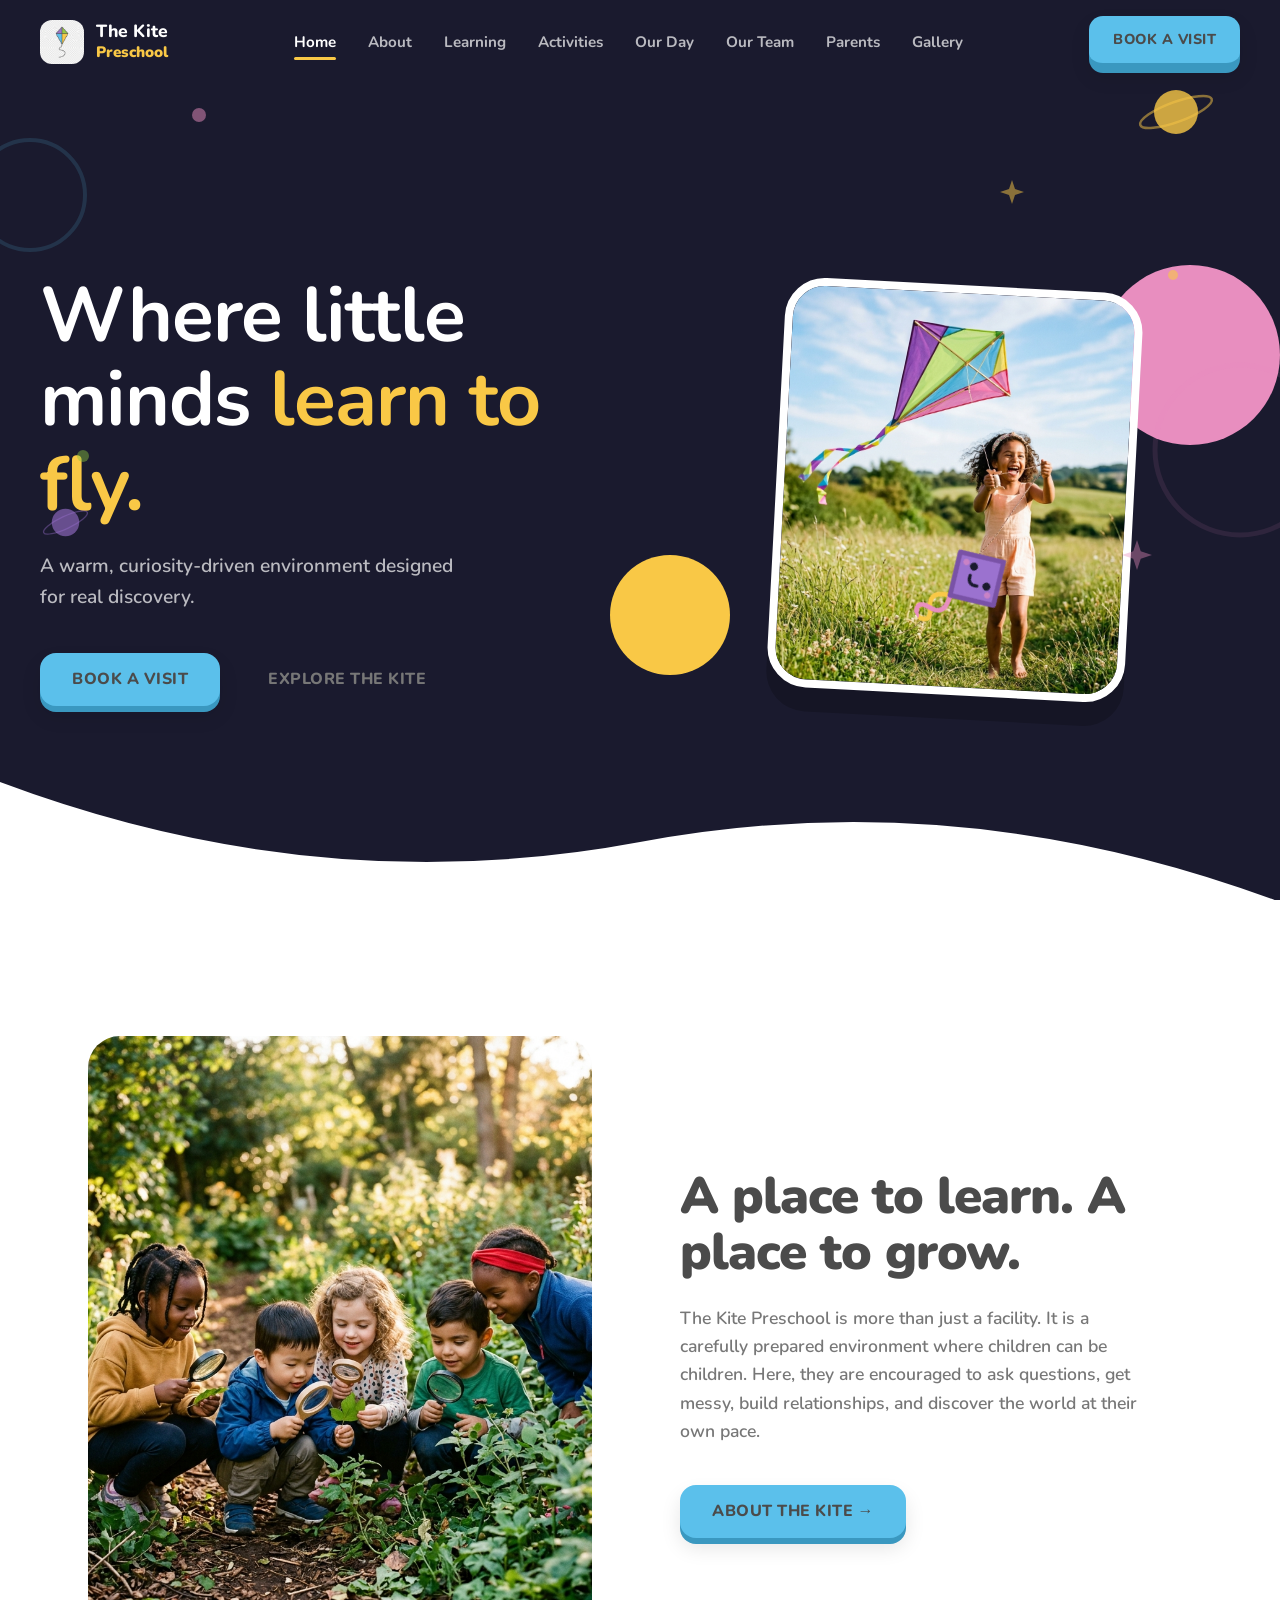
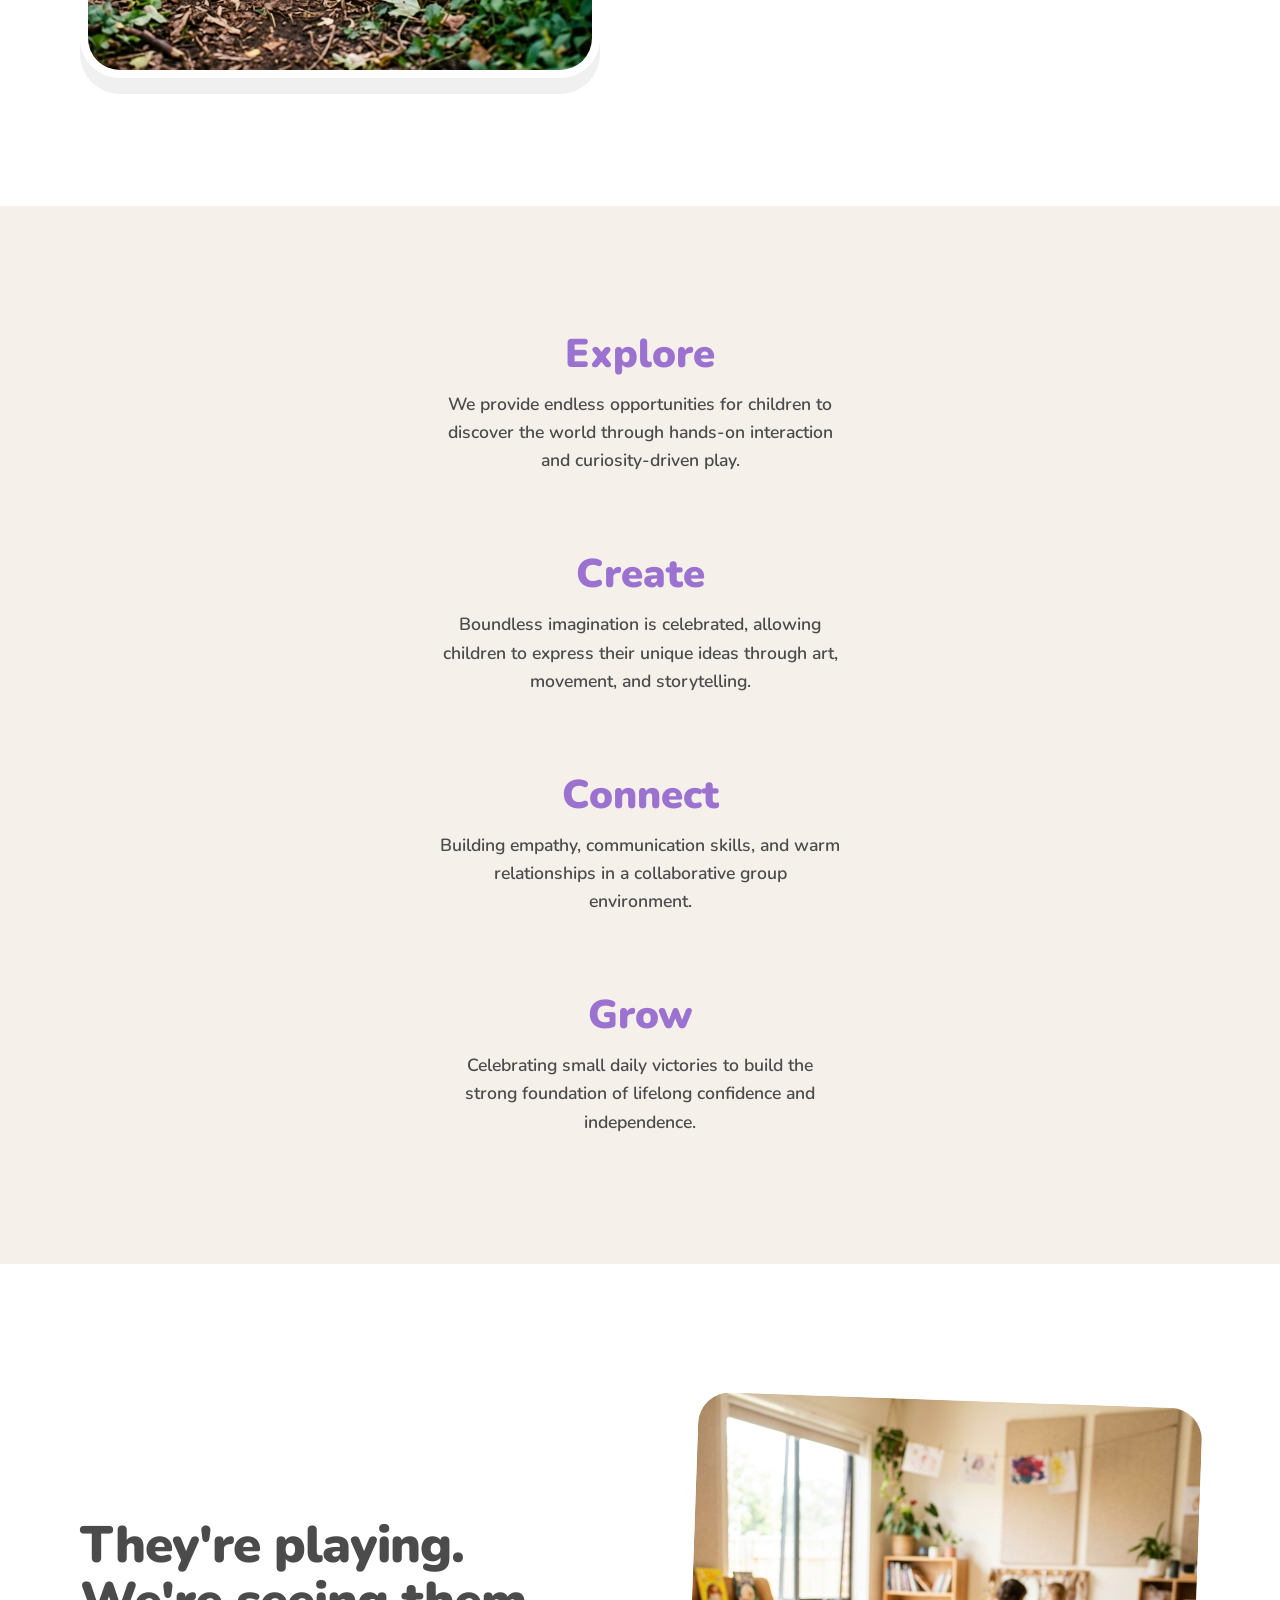
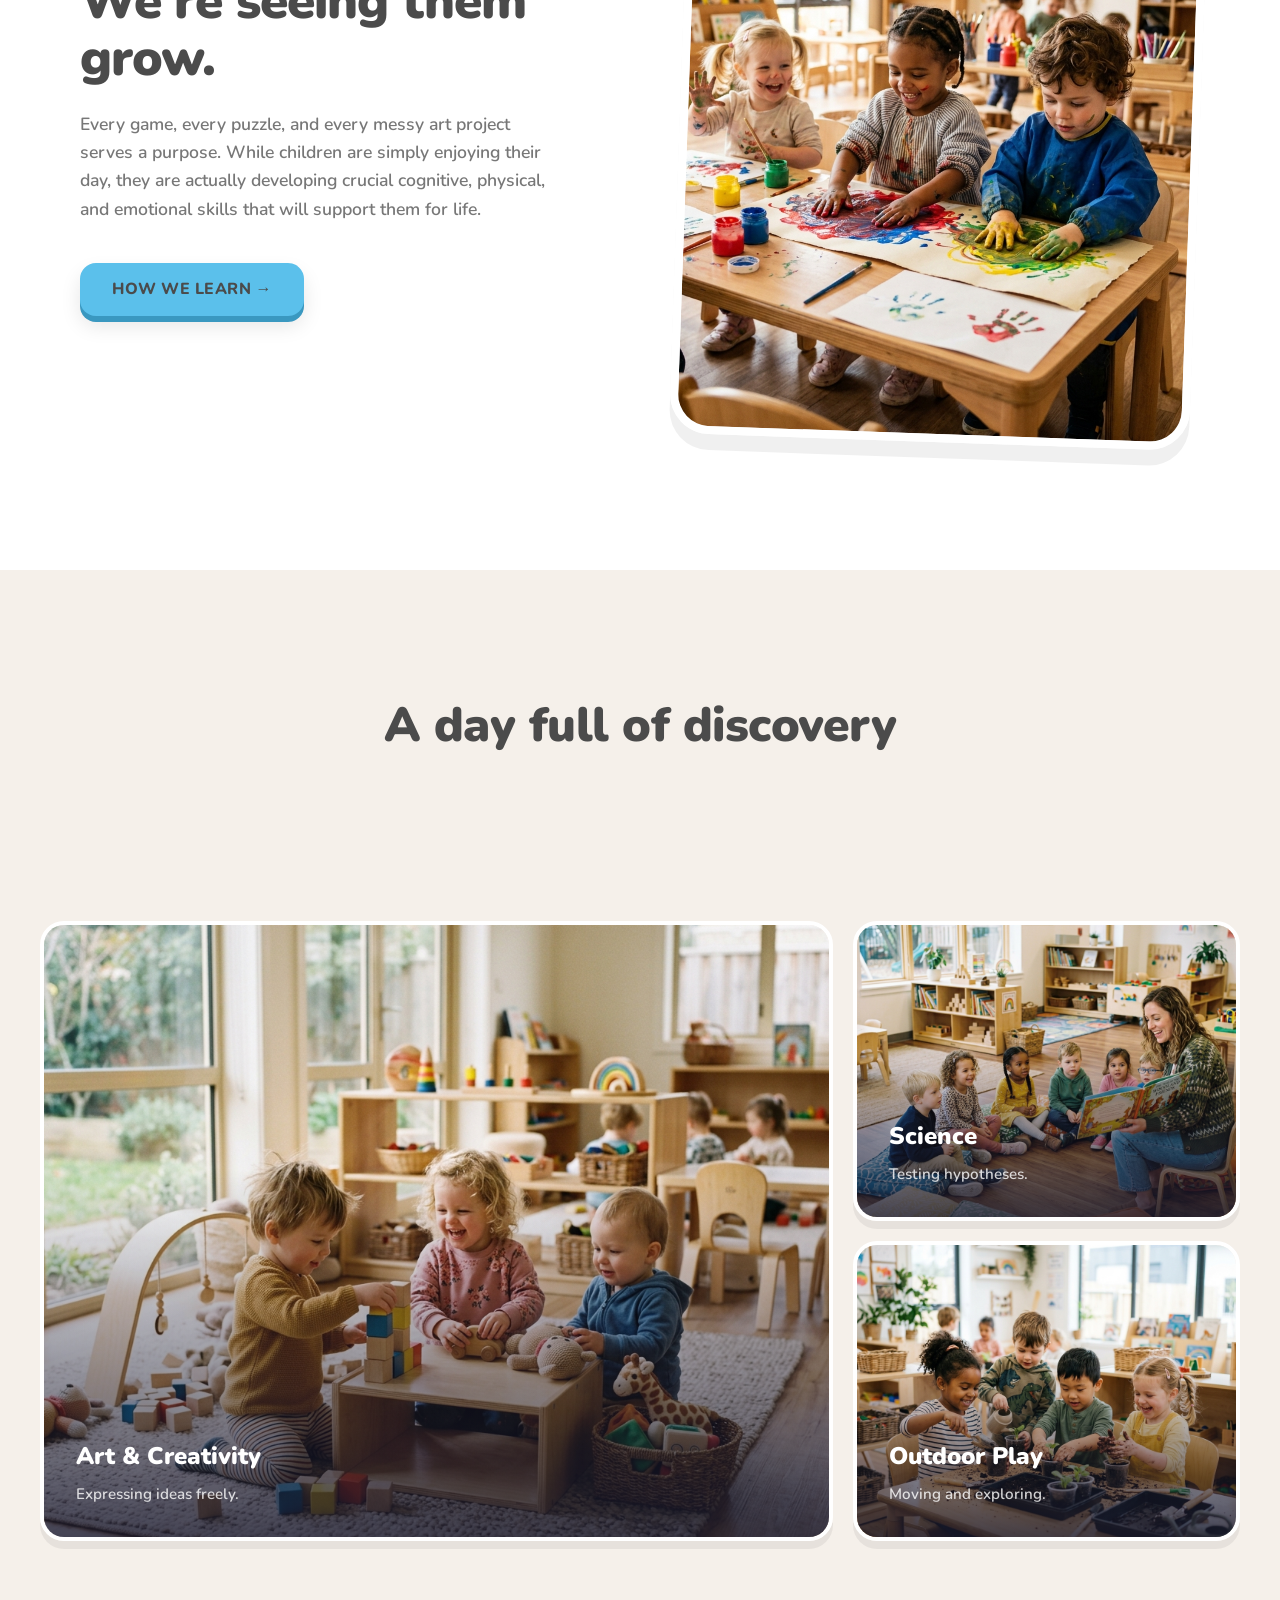
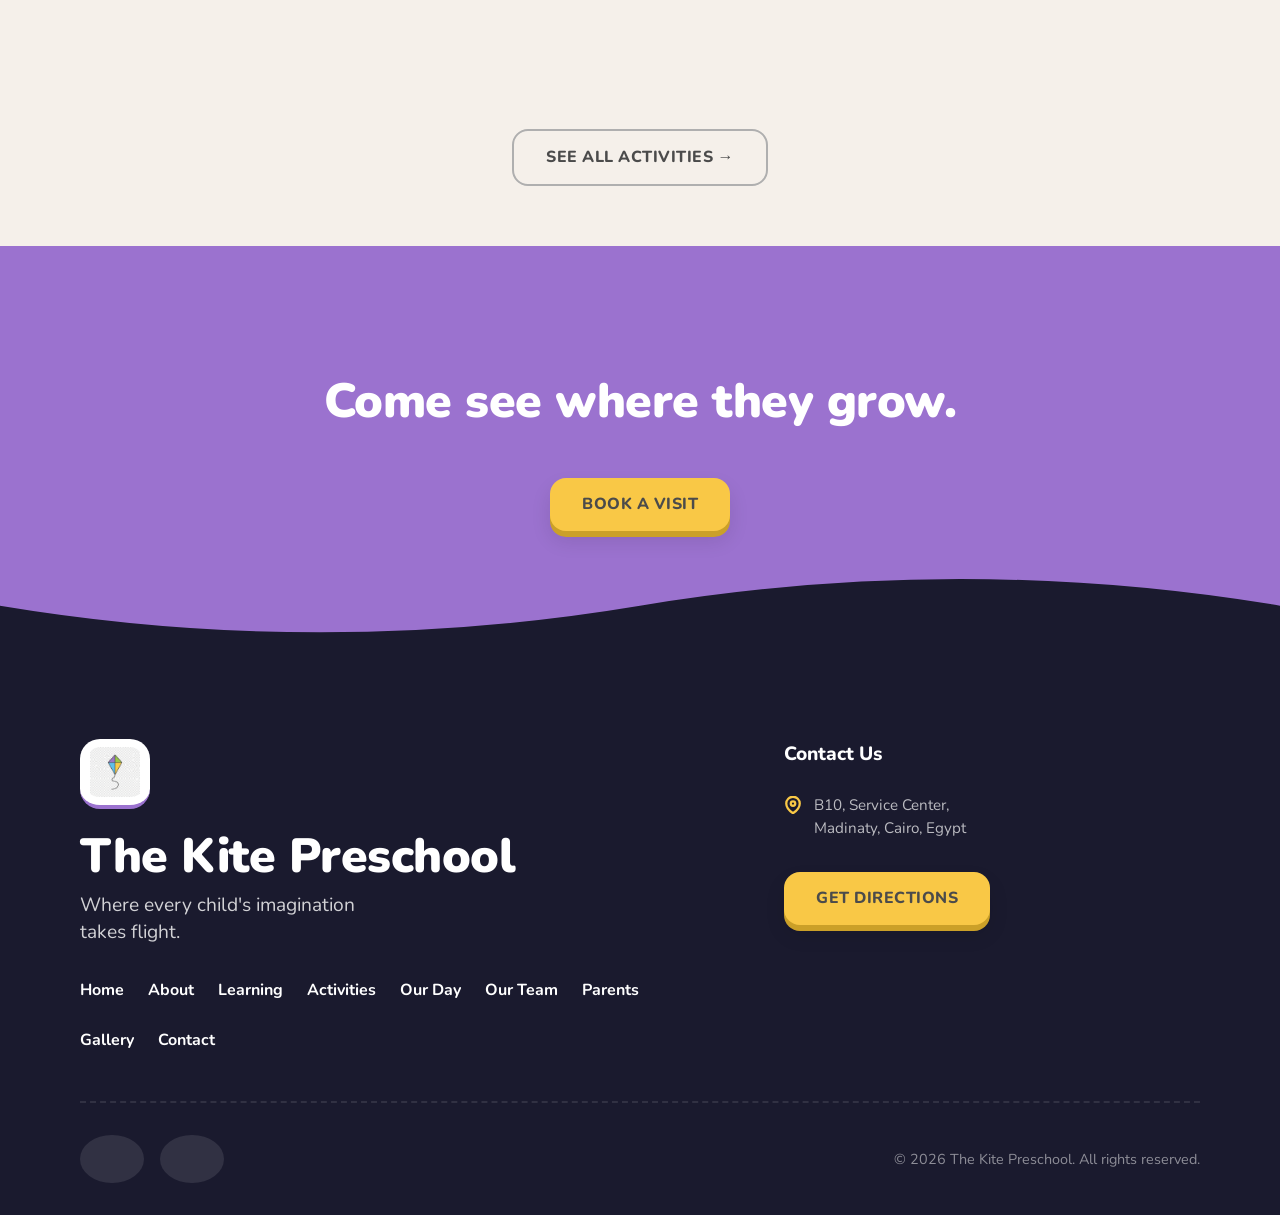
<file: index.html>
<!DOCTYPE html>
<html lang="en">
<head>
    <meta charset="UTF-8">
    <meta name="viewport" content="width=device-width, initial-scale=1.0">
    <title>The Kite Preschool — Nurturing Your Child's Journey | Madinaty, Cairo</title>
    <meta name="description" content="The Kite Preschool in Madinaty, Cairo offers a creative, hands-on learning environment where children explore, create, connect and grow through play-based education.">
    <link rel="preconnect" href="https://fonts.googleapis.com">
    <link rel="preconnect" href="https://fonts.gstatic.com" crossorigin>
    <link href="https://fonts.googleapis.com/css2?family=Nunito:wght@400;600;700;800;900&display=swap" rel="stylesheet">
    <link rel="stylesheet" href="styles.css">
    <link rel="icon" href="assets/images/logo.png" type="image/png">
</head>
<body>

    <!-- ═══ LARGE DECORATIVE SVG ELEMENTS & ANIMATIONS ═══ -->
    <div class="decor" aria-hidden="true">
        <!-- Saturn/Planet -->
        <svg class="decor__planet decor__planet--1" width="80" height="80" viewBox="0 0 80 80"><circle cx="40" cy="40" r="22" fill="#F9C846" opacity="0.8"/><ellipse cx="40" cy="40" rx="38" ry="10" fill="none" stroke="#F9C846" stroke-width="2.5" opacity="0.5" transform="rotate(-20 40 40)"/></svg>
        <svg class="decor__planet decor__planet--2" width="55" height="55" viewBox="0 0 80 80"><circle cx="40" cy="40" r="20" fill="#9B72CF" opacity="0.6"/><ellipse cx="40" cy="40" rx="35" ry="9" fill="none" stroke="#9B72CF" stroke-width="2" opacity="0.4" transform="rotate(-25 40 40)"/></svg>
        <!-- Large rings -->
        <svg class="decor__ring decor__ring--1" width="120" height="120" viewBox="0 0 120 120"><circle cx="60" cy="60" r="55" fill="none" stroke="#5BC0EB" stroke-width="4" opacity="0.15"/></svg>
        <svg class="decor__ring decor__ring--2" width="180" height="180" viewBox="0 0 180 180"><circle cx="90" cy="90" r="85" fill="none" stroke="#E88EBF" stroke-width="5" opacity="0.1"/></svg>
        <!-- Dots -->
        <div class="decor__dot decor__dot--1"></div>
        <div class="decor__dot decor__dot--2"></div>
        <div class="decor__dot decor__dot--3"></div>
        <!-- Stars -->
        <svg class="decor__star decor__star--1" viewBox="0 0 24 24" width="24" height="24"><path d="M12 0 L15 9 L24 12 L15 15 L12 24 L9 15 L0 12 L9 9 Z" fill="#F9C846" opacity="0.5"/></svg>
        <svg class="decor__star decor__star--2" viewBox="0 0 24 24" width="30" height="30"><path d="M12 0 L15 9 L24 12 L15 15 L12 24 L9 15 L0 12 L9 9 Z" fill="#E88EBF" opacity="0.4"/></svg>
        <!-- Balloons -->
        <div class="decor__balloon decor__balloon--1"></div>
        <div class="decor__balloon decor__balloon--2"></div>
        <div class="decor__balloon decor__balloon--3"></div>
        <!-- Birds -->
        <div class="decor__bird decor__bird--1"><svg viewBox="0 0 50 30"><path d="M5,15 Q15,5 25,15 Q35,5 45,15"/></svg></div>
        <div class="decor__bird decor__bird--2"><svg viewBox="0 0 50 30"><path d="M5,15 Q15,5 25,15 Q35,5 45,15"/></svg></div>
    </div>

    <!-- Animated Clouds -->
    <div class="clouds-layer" aria-hidden="true">
        <div class="cloud cloud--1"><svg viewBox="0 0 200 80" fill="currentColor"><path d="M40,60 Q40,30 70,30 Q80,10 110,10 Q140,10 150,30 Q180,30 180,60 Z"/></svg></div>
        <div class="cloud cloud--2"><svg viewBox="0 0 200 80" fill="currentColor"><path d="M40,60 Q40,30 70,30 Q80,10 110,10 Q140,10 150,30 Q180,30 180,60 Z"/></svg></div>
    </div>

    <!-- Kite String -->
    <svg id="kite-string" class="kite-string-svg" aria-hidden="true" preserveAspectRatio="none">
        <path id="kite-string-path" fill="none" stroke="rgba(255,255,255,0.4)" stroke-width="4" stroke-dasharray="12 12" stroke-linecap="round"/>
    </svg>

    <!-- SCROLLING KITE CHARACTER -->
    <div id="scrolling-kite" class="scrolling-element" data-start-x="0.75" data-start-y="0.65" aria-hidden="true">
        <svg viewBox="0 0 100 140" width="80" height="110">
            <!-- Tail -->
            <path d="M50,90 Q30,110 50,120 T50,140" fill="none" stroke="#F9C846" stroke-width="6" stroke-linecap="round" stroke-linejoin="round"/>
            <path d="M50,90 Q70,110 50,120 T50,140" fill="none" stroke="#E88EBF" stroke-width="6" stroke-linecap="round" stroke-linejoin="round"/>
            <!-- Body -->
            <polygon points="50,10 90,50 50,90 10,50" fill="#9B72CF" stroke="#7952a6" stroke-width="6" stroke-linejoin="round"/>
            <!-- Kawaii Face -->
            <circle cx="35" cy="45" r="5" fill="#1a1a2e"/>
            <circle cx="65" cy="45" r="5" fill="#1a1a2e"/>
            <!-- Blush -->
            <circle cx="25" cy="50" r="4" fill="#E88EBF" opacity="0.6"/>
            <circle cx="75" cy="50" r="4" fill="#E88EBF" opacity="0.6"/>
            <!-- Smile -->
            <path d="M42,55 Q50,65 58,55" fill="none" stroke="#1a1a2e" stroke-width="4" stroke-linecap="round"/>
        </svg>
    </div>

    <!-- ═══════════════════ NAVIGATION ═══════════════════ -->
    <nav id="main-nav" class="nav">
        <div class="nav__inner">
            <a href="index.html" class="nav__logo" aria-label="The Kite Preschool Home">
                <img src="assets/images/logo.png" alt="The Kite Preschool Logo" class="nav__logo-img">
                <span class="nav__logo-text">The Kite<br><span class="nav__logo-accent">Preschool</span></span>
            </a>
            <ul class="nav__links" id="nav-links">
                <li><a href="index.html" class="nav__link active">Home</a></li>
                <li><a href="about.html" class="nav__link">About</a></li>
                <li><a href="learning.html" class="nav__link">Learning</a></li>
                <li><a href="activities.html" class="nav__link">Activities</a></li>
                <li><a href="our-day.html" class="nav__link">Our Day</a></li>
                <li><a href="our-team.html" class="nav__link">Our Team</a></li>
                <li><a href="parents.html" class="nav__link">Parents</a></li>
                <li><a href="gallery.html" class="nav__link">Gallery</a></li>
            </ul>
            <a href="contact.html" class="btn btn--primary nav__cta">Book a Visit</a>
            <button class="nav__hamburger" id="nav-hamburger" aria-label="Toggle navigation menu"><span></span><span></span><span></span></button>
        </div>
    </nav>

    <!-- ═══════════════════ HERO ═══════════════════ -->
    <section id="hero" class="hero">
        <div class="hero__content">
            <div class="hero__text">
                <h1 class="hero__headline reveal-bounce">
                    <span class="reveal-line">Where little minds</span>
                    <span class="reveal-line hero__headline--italic">learn to fly.</span>
                </h1>
                <p class="hero__subtext reveal-up">A warm, curiosity-driven environment designed for real discovery.</p>
                <div class="hero__actions reveal-up" style="animation-delay: 0.4s;">
                    <a href="contact.html" class="btn btn--primary">Book a Visit</a>
                    <a href="about.html" class="btn btn--ghost">Explore The Kite</a>
                </div>
            </div>
            <div class="hero__image-wrapper reveal-scale">
                <div class="hero__image-frame">
                    <img src="assets/images/hero-child.png" alt="A joyful child holding a colorful kite" class="hero__image" loading="eager">
                </div>
                <!-- Duolingo style accent shapes -->
                <div class="hero__blob hero__blob--pink" aria-hidden="true"></div>
                <div class="hero__blob hero__blob--yellow" aria-hidden="true"></div>
            </div>
        </div>
        <div class="hero__wave" aria-hidden="true">
            <svg viewBox="0 0 1440 120" fill="none" preserveAspectRatio="none" display="block">
                <path d="M0,0 Q360,120 720,60 T1440,120 L1440,120 L0,120 Z" fill="#ffffff"/>
            </svg>
        </div>
    </section>

    <!-- ═══════════════════ INTRODUCTION ═══════════════════ -->
    <section class="split-layout" style="background: var(--bg-light);">
        <div class="split-layout__image-wrapper reveal-scale">
            <img src="assets/images/children-playing.png" alt="Children learning together" class="split-layout__image">
        </div>
        <div class="split-layout__text reveal-up">
            <h2 class="split-layout__heading">A place to learn. A place to grow.</h2>
            <p class="split-layout__body">
                The Kite Preschool is more than just a facility. It is a carefully prepared environment where children can be children. Here, they are encouraged to ask questions, get messy, build relationships, and discover the world at their own pace.
            </p>
            <div>
                <a href="about.html" class="btn btn--primary" style="margin-top: 16px;">About The Kite &rarr;</a>
            </div>
        </div>
    </section>

    <!-- ═══════════════════ PHILOSOPHY CONCEPTS ═══════════════════ -->
    <section class="flow-section">
        <div class="flow-section__inner">
            <div class="flow-item reveal-bounce">
                <h3 class="flow-item__title">Explore</h3>
                <p class="flow-item__desc">We provide endless opportunities for children to discover the world through hands-on interaction and curiosity-driven play.</p>
            </div>
            <div class="flow-item reveal-bounce" style="animation-delay: 0.1s;">
                <h3 class="flow-item__title">Create</h3>
                <p class="flow-item__desc">Boundless imagination is celebrated, allowing children to express their unique ideas through art, movement, and storytelling.</p>
            </div>
            <div class="flow-item reveal-bounce" style="animation-delay: 0.2s;">
                <h3 class="flow-item__title">Connect</h3>
                <p class="flow-item__desc">Building empathy, communication skills, and warm relationships in a collaborative group environment.</p>
            </div>
            <div class="flow-item reveal-bounce" style="animation-delay: 0.3s;">
                <h3 class="flow-item__title">Grow</h3>
                <p class="flow-item__desc">Celebrating small daily victories to build the strong foundation of lifelong confidence and independence.</p>
            </div>
        </div>
    </section>

    <!-- ═══════════════════ LEARNING ═══════════════════ -->
    <section class="split-layout split-layout--reverse" style="background: var(--bg-light);">
        <div class="split-layout__image-wrapper reveal-scale" style="transform: rotate(2deg);">
            <img src="assets/images/nursery.png" alt="Children exploring" class="split-layout__image">
        </div>
        <div class="split-layout__text reveal-up">
            <h2 class="split-layout__heading">They're playing.<br>We're seeing them grow.</h2>
            <p class="split-layout__body">
                Every game, every puzzle, and every messy art project serves a purpose. While children are simply enjoying their day, they are actually developing crucial cognitive, physical, and emotional skills that will support them for life.
            </p>
            <div>
                <a href="learning.html" class="btn btn--primary" style="margin-top: 16px;">How We Learn &rarr;</a>
            </div>
        </div>
    </section>

    <!-- ═══════════════════ ACTIVITIES COLLAGE ═══════════════════ -->
    <section style="background: var(--bg-cream); padding-top: var(--section-pad);">
        <div style="text-align: center; max-width: 600px; margin: 0 auto 40px; padding: 0 40px;">
            <h2 class="section-heading reveal-bounce">A day full of discovery</h2>
        </div>
        <div class="activity-collage">
            <div class="activity-collage__item activity-collage__item--large reveal-scale">
                <img src="assets/images/playgroup.png" alt="Art" class="activity-collage__image">
                <div class="activity-collage__overlay">
                    <h3 class="activity-collage__title">Art &amp; Creativity</h3>
                    <p class="activity-collage__desc">Expressing ideas freely.</p>
                </div>
            </div>
            <div class="activity-collage__item reveal-scale" style="animation-delay: 0.1s;">
                <img src="assets/images/junior.png" alt="Science" class="activity-collage__image">
                <div class="activity-collage__overlay">
                    <h3 class="activity-collage__title">Science</h3>
                    <p class="activity-collage__desc">Testing hypotheses.</p>
                </div>
            </div>
            <div class="activity-collage__item reveal-scale" style="animation-delay: 0.2s;">
                <img src="assets/images/senior.png" alt="Outdoor" class="activity-collage__image">
                <div class="activity-collage__overlay">
                    <h3 class="activity-collage__title">Outdoor Play</h3>
                    <p class="activity-collage__desc">Moving and exploring.</p>
                </div>
            </div>
        </div>
        <div style="text-align: center; padding: 60px 0;">
            <a href="activities.html" class="btn btn--secondary" style="color: var(--text-dark); border-color: var(--text-muted);">See All Activities &rarr;</a>
        </div>
    </section>

    <!-- ═══════════════════ FINAL CTA ═══════════════════ -->
    <section style="background: var(--purple); padding: var(--section-pad) 40px; text-align: center; color: #fff; position: relative; z-index: 10;">
        <h2 class="section-heading section-heading--light reveal-bounce" style="color: #fff;">Come see where they grow.</h2>
        <a href="contact.html" class="btn btn--directions reveal-up" style="margin-top: 24px; display: inline-block;">Book a Visit</a>
    </section>

    <!-- ═══════════════════ FOOTER & CLOUDS ═══════════════════ -->
    <footer id="footer" class="footer">
        <div class="footer__wave" aria-hidden="true">
            <svg viewBox="0 0 1440 180" fill="none" preserveAspectRatio="none">
                <path d="M0,100 Q360,180 720,100 T1440,100 L1440,180 L0,180 Z" fill="#1a1a2e"/>
            </svg>
        </div>
        <!-- Moving Cartoonish Clouds -->
        <div class="footer__clouds">
            <div class="footer__cloud footer__cloud--1"><svg viewBox="0 0 200 80" fill="currentColor"><path d="M40,60 Q40,30 70,30 Q80,10 110,10 Q140,10 150,30 Q180,30 180,60 Z"/></svg></div>
            <div class="footer__cloud footer__cloud--2"><svg viewBox="0 0 200 80" fill="currentColor"><path d="M40,60 Q40,30 70,30 Q80,10 110,10 Q140,10 150,30 Q180,30 180,60 Z"/></svg></div>
            <div class="footer__cloud footer__cloud--3"><svg viewBox="0 0 200 80" fill="currentColor"><path d="M40,60 Q40,30 70,30 Q80,10 110,10 Q140,10 150,30 Q180,30 180,60 Z"/></svg></div>
        </div>
        <div class="footer__inner">
            <div class="footer__top">
                <div class="footer__brand">
                    <img src="assets/images/logo.png" alt="The Kite Preschool" class="footer__logo">
                    <h2 class="section-heading section-heading--light" style="margin-bottom:8px;">The Kite Preschool</h2>
                    <p class="footer__tagline">Where every child's imagination takes flight.</p>
                    <div class="footer__nav-links">
                        <a href="index.html">Home</a>
                        <a href="about.html">About</a>
                        <a href="learning.html">Learning</a>
                        <a href="activities.html">Activities</a>
                        <a href="our-day.html">Our Day</a>
                        <a href="our-team.html">Our Team</a>
                        <a href="parents.html">Parents</a>
                        <a href="gallery.html">Gallery</a>
                        <a href="contact.html">Contact</a>
                    </div>
                </div>
                <div class="footer__info">
                    <div class="footer__col">
                        <h3 class="footer__col-title">Contact Us</h3>
                        <ul class="footer__list footer__list--contact">
                            <li><svg width="18" height="18" viewBox="0 0 24 24" fill="none" stroke="currentColor" stroke-width="3" stroke-linecap="round" stroke-linejoin="round"><path d="M21 10c0 7-9 13-9 13s-9-6-9-13a9 9 0 0 1 18 0z"/><circle cx="12" cy="10" r="3"/></svg><span>B10, Service Center,<br>Madinaty, Cairo, Egypt</span></li>
                        </ul>
                        <a href="contact.html" class="btn btn--directions" id="directions-btn">Get Directions</a>
                    </div>
                </div>
            </div>
            <div class="footer__bottom">
                <div class="footer__socials">
                    <a href="https://www.facebook.com" target="_blank" rel="noopener noreferrer" class="footer__social-link btn" aria-label="Facebook"><svg width="18" height="18" viewBox="0 0 24 24" fill="currentColor"><path d="M24 12.073c0-6.627-5.373-12-12-12s-12 5.373-12 12c0 5.99 4.388 10.954 10.125 11.854v-8.385H7.078v-3.47h3.047V9.43c0-3.007 1.792-4.669 4.533-4.669 1.312 0 2.686.235 2.686.235v2.953H15.83c-1.491 0-1.956.925-1.956 1.874v2.25h3.328l-.532 3.47h-2.796v8.385C19.612 23.027 24 18.062 24 12.073z"/></svg><span>Facebook</span></a>
                    <a href="https://www.instagram.com" target="_blank" rel="noopener noreferrer" class="footer__social-link btn" aria-label="Instagram"><svg width="18" height="18" viewBox="0 0 24 24" fill="currentColor"><path d="M12 2.163c3.204 0 3.584.012 4.85.07 3.252.148 4.771 1.691 4.919 4.919.058 1.265.069 1.645.069 4.849 0 3.205-.012 3.584-.069 4.849-.149 3.225-1.664 4.771-4.919 4.919-1.266.058-1.644.07-4.85.07-3.204 0-3.584-.012-4.849-.07-3.26-.149-4.771-1.699-4.919-4.92-.058-1.265-.07-1.644-.07-4.849 0-3.204.013-3.583.07-4.849.149-3.227 1.664-4.771 4.919-4.919 1.266-.057 1.645-.069 4.849-.069zM12 0C8.741 0 8.333.014 7.053.072 2.695.272.273 2.69.073 7.052.014 8.333 0 8.741 0 12c0 3.259.014 3.668.072 4.948.2 4.358 2.618 6.78 6.98 6.98C8.333 23.986 8.741 24 12 24c3.259 0 3.668-.014 4.948-.072 4.354-.2 6.782-2.618 6.979-6.98.059-1.28.073-1.689.073-4.948 0-3.259-.014-3.667-.072-4.947-.196-4.354-2.617-6.78-6.979-6.98C15.668.014 15.259 0 12 0zm0 5.838a6.162 6.162 0 100 12.324 6.162 6.162 0 000-12.324zM12 16a4 4 0 110-8 4 4 0 010 8zm6.406-11.845a1.44 1.44 0 100 2.881 1.44 1.44 0 000-2.881z"/></svg><span>Instagram</span></a>
                </div>
                <p class="footer__copy">&copy; 2026 The Kite Preschool. All rights reserved.</p>
            </div>
        </div>
    </footer>

    <script src="script.js"></script>
</body>
</html>
</file>
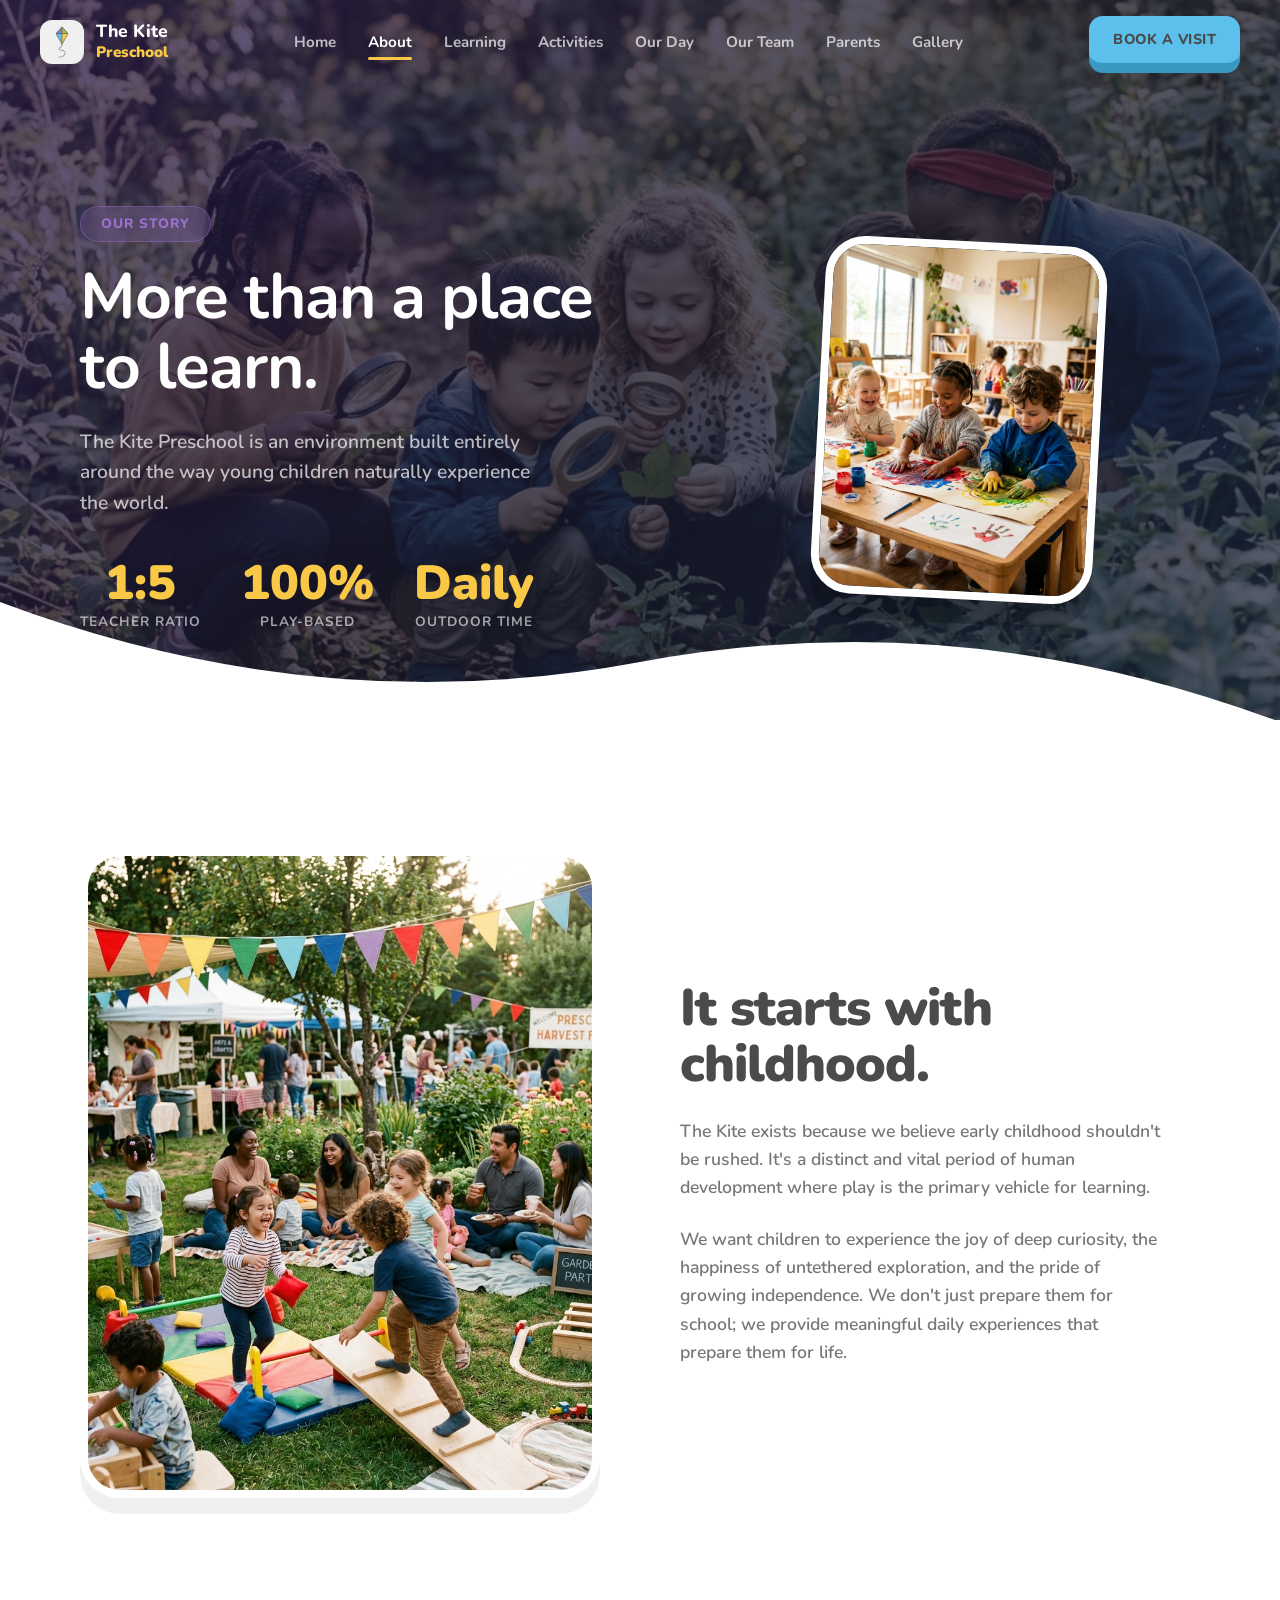
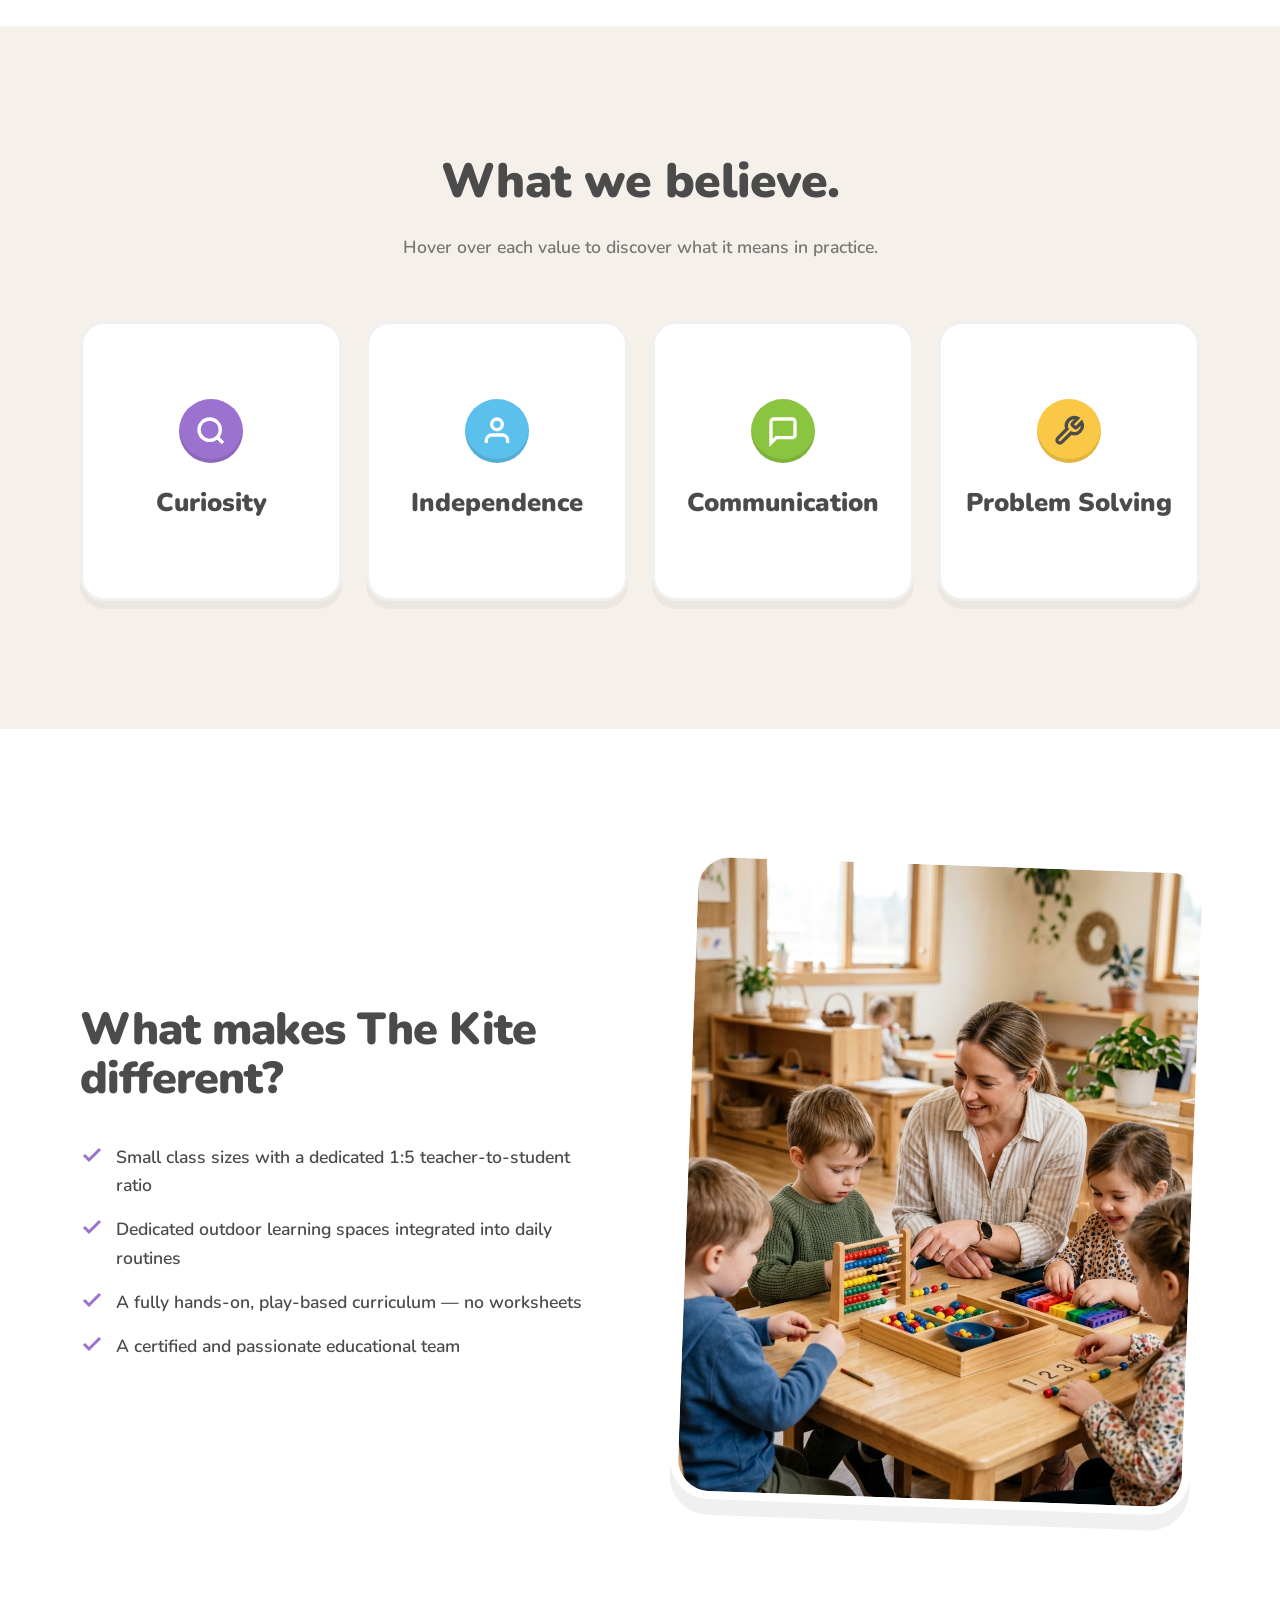
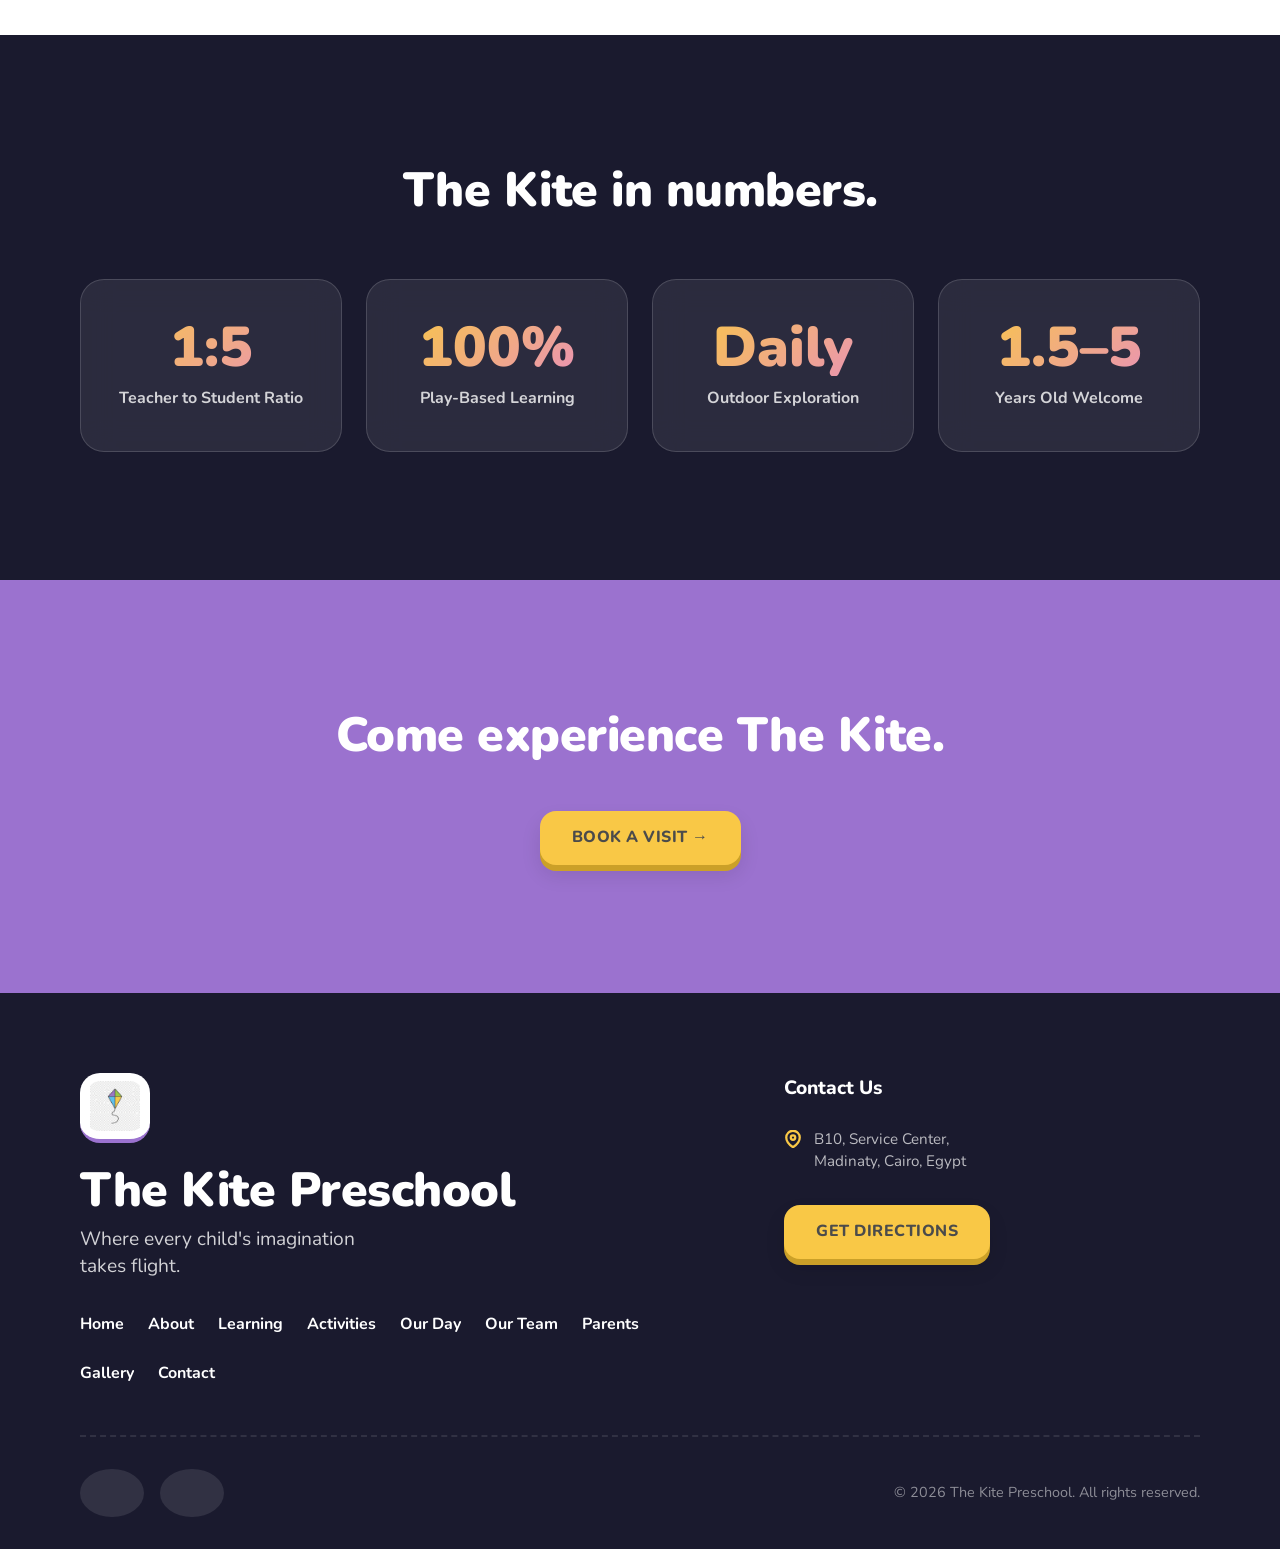
<file: about.html>
<!DOCTYPE html>
<html lang="en">
<head>
    <meta charset="UTF-8">
    <meta name="viewport" content="width=device-width, initial-scale=1.0">
    <title>About Us | The Kite Preschool</title>
    <meta name="description" content="Learn about The Kite Preschool's philosophy, values, and what makes our approach to early childhood education unique in Madinaty, Cairo.">
    <link rel="preconnect" href="https://fonts.googleapis.com">
    <link rel="preconnect" href="https://fonts.gstatic.com" crossorigin>
    <link href="https://fonts.googleapis.com/css2?family=Nunito:wght@400;600;700;800;900&display=swap" rel="stylesheet">
    <link rel="stylesheet" href="styles.css">
    <link rel="icon" href="assets/images/logo.png" type="image/png">
</head>
<body>

    <!-- ═══════════════════ NAVIGATION ═══════════════════ -->
    <nav id="main-nav" class="nav">
        <div class="nav__inner">
            <a href="index.html" class="nav__logo" aria-label="The Kite Preschool Home">
                <img src="assets/images/logo.png" alt="The Kite Preschool Logo" class="nav__logo-img">
                <span class="nav__logo-text">The Kite<br><span class="nav__logo-accent">Preschool</span></span>
            </a>
            <ul class="nav__links" id="nav-links">
                <li><a href="index.html" class="nav__link">Home</a></li>
                <li><a href="about.html" class="nav__link active">About</a></li>
                <li><a href="learning.html" class="nav__link">Learning</a></li>
                <li><a href="activities.html" class="nav__link">Activities</a></li>
                <li><a href="our-day.html" class="nav__link">Our Day</a></li>
                <li><a href="our-team.html" class="nav__link">Our Team</a></li>
                <li><a href="parents.html" class="nav__link">Parents</a></li>
                <li><a href="gallery.html" class="nav__link">Gallery</a></li>
            </ul>
            <a href="contact.html" class="btn btn--primary nav__cta">Book a Visit</a>
            <button class="nav__hamburger" id="nav-hamburger" aria-label="Toggle navigation menu"><span></span><span></span><span></span></button>
        </div>
    </nav>

    <!-- ═══════════════════ HERO — Storybook ═══════════════════ -->
    <section class="hero hero--about" style="padding-top: 120px;">
        <div class="hero__bg-image">
            <img src="assets/images/children-playing.png" alt="Children at The Kite Preschool">
        </div>
        <div class="hero__content reveal-up">
            <div>
                <div class="hero__badge">Our Story</div>
                <h1 class="hero__headline" style="font-size: clamp(2.8rem, 5vw, 4.2rem);">More than a place to learn.</h1>
                <p class="hero__subtext" style="max-width: 480px;">The Kite Preschool is an environment built entirely around the way young children naturally experience the world.</p>
                <div class="hero__stats-row reveal-up" style="animation-delay: 0.3s;">
                    <div class="about-stat">
                        <span class="about-stat__number">1:5</span>
                        <span class="about-stat__label">Teacher Ratio</span>
                    </div>
                    <div class="about-stat">
                        <span class="about-stat__number">100%</span>
                        <span class="about-stat__label">Play-Based</span>
                    </div>
                    <div class="about-stat">
                        <span class="about-stat__number">Daily</span>
                        <span class="about-stat__label">Outdoor Time</span>
                    </div>
                </div>
            </div>
            <div class="hero__image-wrapper reveal-scale" style="animation-delay: 0.2s;">
                <div class="hero__image-frame" style="width: clamp(280px, 22vw, 420px); height: clamp(340px, 28vw, 500px);">
                    <img src="assets/images/nursery.png" alt="Children learning" class="hero__image">
                </div>
            </div>
        </div>
        <div class="hero__wave" aria-hidden="true" style="bottom: -2px;">
            <svg viewBox="0 0 1440 120" fill="none" preserveAspectRatio="none" display="block">
                <path d="M0,0 Q360,120 720,60 T1440,120 L1440,120 L0,120 Z" fill="#ffffff"/>
            </svg>
        </div>
    </section>

    <!-- ═══════════════════ OUR STORY ═══════════════════ -->
    <section class="split-layout" style="background: var(--bg-light);">
        <div class="split-layout__image-wrapper reveal-scale">
            <img src="assets/images/community.png" alt="Children painting" class="split-layout__image">
        </div>
        <div class="split-layout__text reveal-up">
            <h2 class="split-layout__heading">It starts with childhood.</h2>
            <p class="split-layout__body">
                The Kite exists because we believe early childhood shouldn't be rushed. It's a distinct and vital period of human development where play is the primary vehicle for learning.
            </p>
            <p class="split-layout__body">
                We want children to experience the joy of deep curiosity, the happiness of untethered exploration, and the pride of growing independence. We don't just prepare them for school; we provide meaningful daily experiences that prepare them for life.
            </p>
        </div>
    </section>

    <!-- ═══════════════════ FLIP VALUE CARDS ═══════════════════ -->
    <section style="background: var(--bg-cream); padding: var(--section-pad) 0; position: relative; z-index: 10;">
        <div style="text-align: center; max-width: 600px; margin: 0 auto 60px; padding: 0 40px;">
            <h2 class="section-heading reveal-bounce">What we believe.</h2>
            <p style="color: var(--text-body); font-weight: 600; font-size: 1.1rem;">Hover over each value to discover what it means in practice.</p>
        </div>
        <div class="value-cards">
            <div class="value-card reveal-scale">
                <div class="value-card__inner">
                    <div class="value-card__front">
                        <div class="value-card__front-icon">
                            <svg width="32" height="32" viewBox="0 0 24 24" fill="none" stroke="currentColor" stroke-width="2.5"><circle cx="11" cy="11" r="8"/><path d="m21 21-4.3-4.3"/></svg>
                        </div>
                        <div class="value-card__front-title">Curiosity</div>
                    </div>
                    <div class="value-card__back">
                        <p>Children should have the space and freedom to ask questions, test boundaries, and discover answers for themselves.</p>
                    </div>
                </div>
            </div>
            <div class="value-card reveal-scale" style="animation-delay: 0.1s;">
                <div class="value-card__inner">
                    <div class="value-card__front">
                        <div class="value-card__front-icon">
                            <svg width="32" height="32" viewBox="0 0 24 24" fill="none" stroke="currentColor" stroke-width="2.5"><path d="M20 21v-2a4 4 0 0 0-4-4H8a4 4 0 0 0-4 4v2"/><circle cx="12" cy="7" r="4"/></svg>
                        </div>
                        <div class="value-card__front-title">Independence</div>
                    </div>
                    <div class="value-card__back">
                        <p>Children should have countless daily opportunities to try things themselves, from pouring water to resolving conflicts.</p>
                    </div>
                </div>
            </div>
            <div class="value-card reveal-scale" style="animation-delay: 0.2s;">
                <div class="value-card__inner">
                    <div class="value-card__front">
                        <div class="value-card__front-icon">
                            <svg width="32" height="32" viewBox="0 0 24 24" fill="none" stroke="currentColor" stroke-width="2.5"><path d="M21 15a2 2 0 0 1-2 2H7l-4 4V5a2 2 0 0 1 2-2h14a2 2 0 0 1 2 2z"/></svg>
                        </div>
                        <div class="value-card__front-title">Communication</div>
                    </div>
                    <div class="value-card__back">
                        <p>Children learn through relationships and interaction. We encourage them to express their feelings and ideas openly.</p>
                    </div>
                </div>
            </div>
            <div class="value-card reveal-scale" style="animation-delay: 0.3s;">
                <div class="value-card__inner">
                    <div class="value-card__front">
                        <div class="value-card__front-icon">
                            <svg width="32" height="32" viewBox="0 0 24 24" fill="none" stroke="currentColor" stroke-width="2.5"><path d="M14.7 6.3a1 1 0 0 0 0 1.4l1.6 1.6a1 1 0 0 0 1.4 0l3.77-3.77a6 6 0 0 1-7.94 7.94l-6.91 6.91a2.12 2.12 0 0 1-3-3l6.91-6.91a6 6 0 0 1 7.94-7.94l-3.76 3.76z"/></svg>
                        </div>
                        <div class="value-card__front-title">Problem Solving</div>
                    </div>
                    <div class="value-card__back">
                        <p>Children learn best by trying, thinking, failing, and trying again. We provide the tools, not just the answers.</p>
                    </div>
                </div>
            </div>
        </div>
    </section>

    <!-- ═══════════════════ WHAT MAKES US DIFFERENT ═══════════════════ -->
    <section class="split-layout split-layout--reverse" style="background: var(--bg-light);">
        <div class="split-layout__image-wrapper reveal-scale" style="transform: rotate(2deg);">
            <img src="assets/images/curriculum.png" alt="Preschool environment" class="split-layout__image">
        </div>
        <div class="split-layout__text reveal-up">
            <h2 class="split-layout__heading" style="font-size: clamp(2rem, 3.5vw, 2.8rem);">What makes The Kite different?</h2>
            <ul style="list-style: none; display: flex; flex-direction: column; gap: 16px; margin-top: 16px;">
                <li style="display: flex; gap: 12px; align-items: flex-start;">
                    <svg width="24" height="24" viewBox="0 0 24 24" fill="none" stroke="var(--purple)" stroke-width="3" style="flex-shrink:0;"><polyline points="20 6 9 17 4 12"></polyline></svg>
                    <span style="font-size: 1.1rem; font-weight: 600; color: var(--text-dark);">Small class sizes with a dedicated 1:5 teacher-to-student ratio</span>
                </li>
                <li style="display: flex; gap: 12px; align-items: flex-start;">
                    <svg width="24" height="24" viewBox="0 0 24 24" fill="none" stroke="var(--purple)" stroke-width="3" style="flex-shrink:0;"><polyline points="20 6 9 17 4 12"></polyline></svg>
                    <span style="font-size: 1.1rem; font-weight: 600; color: var(--text-dark);">Dedicated outdoor learning spaces integrated into daily routines</span>
                </li>
                <li style="display: flex; gap: 12px; align-items: flex-start;">
                    <svg width="24" height="24" viewBox="0 0 24 24" fill="none" stroke="var(--purple)" stroke-width="3" style="flex-shrink:0;"><polyline points="20 6 9 17 4 12"></polyline></svg>
                    <span style="font-size: 1.1rem; font-weight: 600; color: var(--text-dark);">A fully hands-on, play-based curriculum — no worksheets</span>
                </li>
                <li style="display: flex; gap: 12px; align-items: flex-start;">
                    <svg width="24" height="24" viewBox="0 0 24 24" fill="none" stroke="var(--purple)" stroke-width="3" style="flex-shrink:0;"><polyline points="20 6 9 17 4 12"></polyline></svg>
                    <span style="font-size: 1.1rem; font-weight: 600; color: var(--text-dark);">A certified and passionate educational team</span>
                </li>
            </ul>
        </div>
    </section>

    <!-- ═══════════════════ GLASSMORPHISM STATS ═══════════════════ -->
    <section style="background: var(--bg-dark); padding: var(--section-pad) 0; position: relative; z-index: 10;">
        <div style="text-align: center; max-width: 600px; margin: 0 auto 60px; padding: 0 40px;">
            <h2 class="section-heading section-heading--light reveal-bounce">The Kite in numbers.</h2>
        </div>
        <div class="glass-stats">
            <div class="glass-stat reveal-scale">
                <span class="glass-stat__number">1:5</span>
                <span class="glass-stat__label">Teacher to Student Ratio</span>
            </div>
            <div class="glass-stat reveal-scale" style="animation-delay: 0.1s;">
                <span class="glass-stat__number">100%</span>
                <span class="glass-stat__label">Play-Based Learning</span>
            </div>
            <div class="glass-stat reveal-scale" style="animation-delay: 0.2s;">
                <span class="glass-stat__number">Daily</span>
                <span class="glass-stat__label">Outdoor Exploration</span>
            </div>
            <div class="glass-stat reveal-scale" style="animation-delay: 0.3s;">
                <span class="glass-stat__number">1.5–5</span>
                <span class="glass-stat__label">Years Old Welcome</span>
            </div>
        </div>
    </section>

    <!-- ═══════════════════ ABOUT CTA ═══════════════════ -->
    <section style="background: var(--purple); padding: var(--section-pad) 40px; text-align: center; color: #fff;">
        <h2 class="section-heading section-heading--light reveal-bounce" style="color: #fff;">Come experience The Kite.</h2>
        <a href="contact.html" class="btn btn--directions reveal-up" style="margin-top: 24px; display: inline-block;">Book a Visit &rarr;</a>
    </section>

    <!-- ═══════════════════ FOOTER ═══════════════════ -->
    <footer id="footer" class="footer">
        <div class="footer__inner">
            <div class="footer__top">
                <div class="footer__brand">
                    <img src="assets/images/logo.png" alt="The Kite Preschool" class="footer__logo">
                    <h2 class="section-heading section-heading--light" style="margin-bottom:8px;">The Kite Preschool</h2>
                    <p class="footer__tagline">Where every child's imagination takes flight.</p>
                    <div class="footer__nav-links">
                        <a href="index.html">Home</a>
                        <a href="about.html">About</a>
                        <a href="learning.html">Learning</a>
                        <a href="activities.html">Activities</a>
                        <a href="our-day.html">Our Day</a>
                        <a href="our-team.html">Our Team</a>
                        <a href="parents.html">Parents</a>
                        <a href="gallery.html">Gallery</a>
                        <a href="contact.html">Contact</a>
                    </div>
                </div>
                <div class="footer__info">
                    <div class="footer__col">
                        <h3 class="footer__col-title">Contact Us</h3>
                        <ul class="footer__list footer__list--contact">
                            <li><svg width="18" height="18" viewBox="0 0 24 24" fill="none" stroke="currentColor" stroke-width="3" stroke-linecap="round" stroke-linejoin="round"><path d="M21 10c0 7-9 13-9 13s-9-6-9-13a9 9 0 0 1 18 0z"/><circle cx="12" cy="10" r="3"/></svg><span>B10, Service Center,<br>Madinaty, Cairo, Egypt</span></li>
                        </ul>
                        <a href="contact.html" class="btn btn--directions" id="directions-btn">Get Directions</a>
                    </div>
                </div>
            </div>
            <div class="footer__bottom">
                <div class="footer__socials">
                    <a href="https://www.facebook.com" target="_blank" rel="noopener noreferrer" class="footer__social-link btn" aria-label="Facebook"><svg width="18" height="18" viewBox="0 0 24 24" fill="currentColor"><path d="M24 12.073c0-6.627-5.373-12-12-12s-12 5.373-12 12c0 5.99 4.388 10.954 10.125 11.854v-8.385H7.078v-3.47h3.047V9.43c0-3.007 1.792-4.669 4.533-4.669 1.312 0 2.686.235 2.686.235v2.953H15.83c-1.491 0-1.956.925-1.956 1.874v2.25h3.328l-.532 3.47h-2.796v8.385C19.612 23.027 24 18.062 24 12.073z"/></svg><span>Facebook</span></a>
                    <a href="https://www.instagram.com" target="_blank" rel="noopener noreferrer" class="footer__social-link btn" aria-label="Instagram"><svg width="18" height="18" viewBox="0 0 24 24" fill="currentColor"><path d="M12 2.163c3.204 0 3.584.012 4.85.07 3.252.148 4.771 1.691 4.919 4.919.058 1.265.069 1.645.069 4.849 0 3.205-.012 3.584-.069 4.849-.149 3.225-1.664 4.771-4.919 4.919-1.266.058-1.644.07-4.85.07-3.204 0-3.584-.012-4.849-.07-3.26-.149-4.771-1.699-4.919-4.92-.058-1.265-.07-1.644-.07-4.849 0-3.204.013-3.583.07-4.849.149-3.227 1.664-4.771 4.919-4.919 1.266-.057 1.645-.069 4.849-.069zM12 0C8.741 0 8.333.014 7.053.072 2.695.272.273 2.69.073 7.052.014 8.333 0 8.741 0 12c0 3.259.014 3.668.072 4.948.2 4.358 2.618 6.78 6.98 6.98C8.333 23.986 8.741 24 12 24c3.259 0 3.668-.014 4.948-.072 4.354-.2 6.782-2.618 6.979-6.98.059-1.28.073-1.689.073-4.948 0-3.259-.014-3.667-.072-4.947-.196-4.354-2.617-6.78-6.979-6.98C15.668.014 15.259 0 12 0zm0 5.838a6.162 6.162 0 100 12.324 6.162 6.162 0 000-12.324zM12 16a4 4 0 110-8 4 4 0 010 8zm6.406-11.845a1.44 1.44 0 100 2.881 1.44 1.44 0 000-2.881z"/></svg><span>Instagram</span></a>
                </div>
                <p class="footer__copy">&copy; 2026 The Kite Preschool. All rights reserved.</p>
            </div>
        </div>
    </footer>

    <script src="script.js"></script>
</body>
</html>
</file>
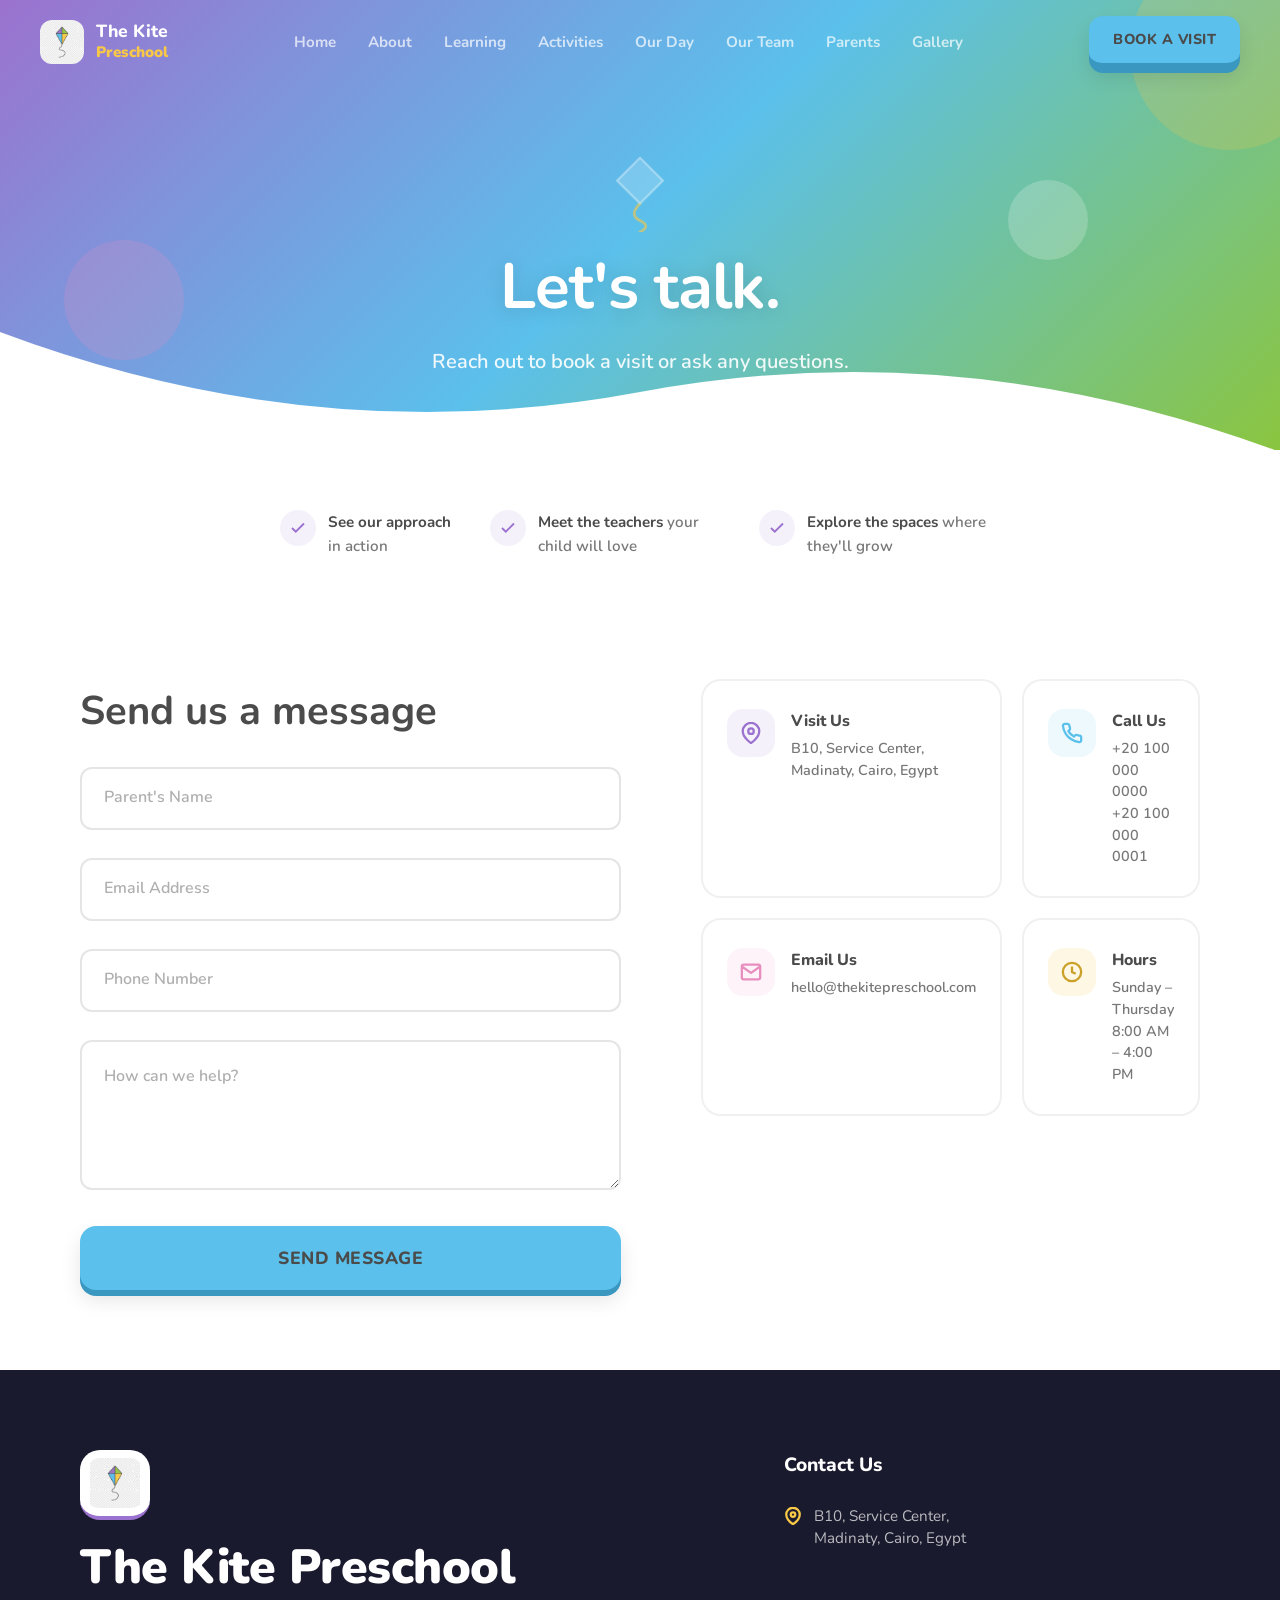
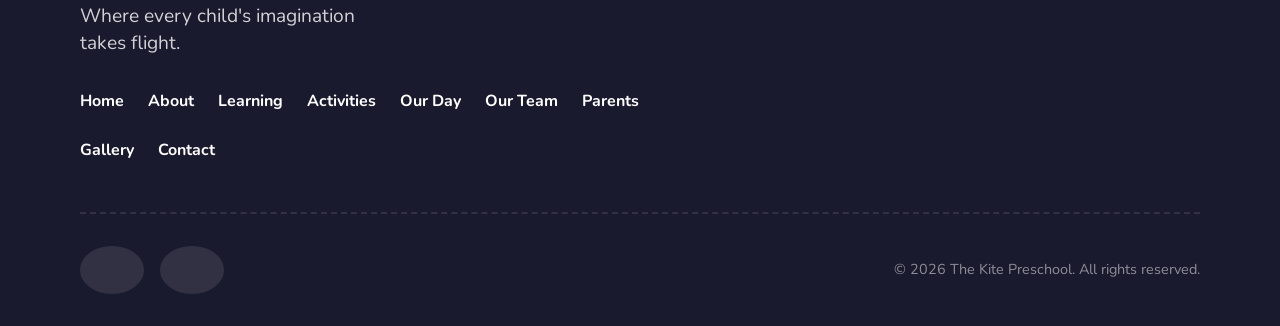
<file: contact.html>
<!DOCTYPE html>
<html lang="en">
<head>
    <meta charset="UTF-8">
    <meta name="viewport" content="width=device-width, initial-scale=1.0">
    <title>Contact | The Kite Preschool</title>
    <meta name="description" content="Contact The Kite Preschool to book a visit, ask questions, or learn more about enrollment. Located in Madinaty, Cairo.">
    <link rel="preconnect" href="https://fonts.googleapis.com">
    <link rel="preconnect" href="https://fonts.gstatic.com" crossorigin>
    <link href="https://fonts.googleapis.com/css2?family=Nunito:wght@400;600;700;800;900&display=swap" rel="stylesheet">
    <link rel="stylesheet" href="styles.css">
    <link rel="icon" href="assets/images/logo.png" type="image/png">
</head>
<body>

    <!-- ═══════════════════ NAVIGATION ═══════════════════ -->
    <nav id="main-nav" class="nav">
        <div class="nav__inner">
            <a href="index.html" class="nav__logo" aria-label="The Kite Preschool Home">
                <img src="assets/images/logo.png" alt="The Kite Preschool Logo" class="nav__logo-img">
                <span class="nav__logo-text">The Kite<br><span class="nav__logo-accent">Preschool</span></span>
            </a>
            <ul class="nav__links" id="nav-links">
                <li><a href="index.html" class="nav__link">Home</a></li>
                <li><a href="about.html" class="nav__link">About</a></li>
                <li><a href="learning.html" class="nav__link">Learning</a></li>
                <li><a href="activities.html" class="nav__link">Activities</a></li>
                <li><a href="our-day.html" class="nav__link">Our Day</a></li>
                <li><a href="our-team.html" class="nav__link">Our Team</a></li>
                <li><a href="parents.html" class="nav__link">Parents</a></li>
                <li><a href="gallery.html" class="nav__link">Gallery</a></li>
            </ul>
            <a href="contact.html" class="btn btn--primary nav__cta">Book a Visit</a>
            <button class="nav__hamburger" id="nav-hamburger" aria-label="Toggle navigation menu"><span></span><span></span><span></span></button>
        </div>
    </nav>

    <!-- ═══════════════════ HERO — Gradient with Decorations ═══════════════════ -->
    <section class="hero hero--contact">
        <div class="hero__contact-decor" aria-hidden="true">
            <div class="decor-dot decor-dot--1"></div>
            <div class="decor-dot decor-dot--2"></div>
            <div class="decor-dot decor-dot--3"></div>
        </div>
        <!-- Mini Kite SVG -->
        <div class="hero__content" style="display: block; max-width: 800px; margin: 0 auto; padding: 0 40px; z-index: 10;">
            <div class="hero__mini-kite reveal-scale" aria-hidden="true">
                <svg viewBox="0 0 100 140" width="60" height="80">
                    <path d="M50,90 Q30,110 50,120 T50,140" fill="none" stroke="#F9C846" stroke-width="5" stroke-linecap="round"/>
                    <polygon points="50,10 90,50 50,90 10,50" fill="rgba(255,255,255,0.3)" stroke="rgba(255,255,255,0.6)" stroke-width="4" stroke-linejoin="round"/>
                </svg>
            </div>
            <h1 class="hero__headline reveal-bounce" style="font-size: clamp(3rem, 5vw, 4.5rem);">Let's talk.</h1>
            <p class="hero__subtext reveal-up" style="margin: 0 auto 40px; font-size: 1.25rem;">Reach out to book a visit or ask any questions.</p>
        </div>
        <div class="hero__wave" aria-hidden="true" style="bottom: -2px;">
            <svg viewBox="0 0 1440 120" fill="none" preserveAspectRatio="none" display="block">
                <path d="M0,0 Q360,120 720,60 T1440,120 L1440,120 L0,120 Z" fill="#ffffff"/>
            </svg>
        </div>
    </section>

    <!-- ═══════════════════ WHY VISIT ═══════════════════ -->
    <section style="background: #ffffff; padding-top: 60px; position: relative; z-index: 10;">
        <div class="why-visit reveal-up">
            <div class="why-visit__item">
                <div class="why-visit__icon">
                    <svg width="18" height="18" viewBox="0 0 24 24" fill="none" stroke="var(--purple)" stroke-width="2.5"><polyline points="20 6 9 17 4 12"></polyline></svg>
                </div>
                <div class="why-visit__text"><strong>See our approach</strong> in action</div>
            </div>
            <div class="why-visit__item">
                <div class="why-visit__icon">
                    <svg width="18" height="18" viewBox="0 0 24 24" fill="none" stroke="var(--purple)" stroke-width="2.5"><polyline points="20 6 9 17 4 12"></polyline></svg>
                </div>
                <div class="why-visit__text"><strong>Meet the teachers</strong> your child will love</div>
            </div>
            <div class="why-visit__item">
                <div class="why-visit__icon">
                    <svg width="18" height="18" viewBox="0 0 24 24" fill="none" stroke="var(--purple)" stroke-width="2.5"><polyline points="20 6 9 17 4 12"></polyline></svg>
                </div>
                <div class="why-visit__text"><strong>Explore the spaces</strong> where they'll grow</div>
            </div>
        </div>
    </section>

    <!-- ═══════════════════ CONTACT LAYOUT ═══════════════════ -->
    <section style="background: #ffffff; position: relative; z-index: 10;">
        <div class="contact-layout">
            
            <!-- Form with Floating Labels -->
            <div class="reveal-up">
                <h2 style="font-family: var(--font-display); font-size: 2.5rem; color: var(--text-dark); margin-bottom: 24px;">Send us a message</h2>
                <form action="#" method="POST" id="contact-form">
                    <div class="form-group--floating">
                        <input type="text" id="name" name="name" class="form-input" required placeholder=" ">
                        <label for="name" class="form-label--float">Parent's Name</label>
                    </div>
                    <div class="form-group--floating">
                        <input type="email" id="email" name="email" class="form-input" required placeholder=" ">
                        <label for="email" class="form-label--float">Email Address</label>
                    </div>
                    <div class="form-group--floating">
                        <input type="tel" id="phone" name="phone" class="form-input" placeholder=" ">
                        <label for="phone" class="form-label--float">Phone Number</label>
                    </div>
                    <div class="form-group--floating">
                        <textarea id="message" name="message" class="form-input form-textarea" required placeholder=" "></textarea>
                        <label for="message" class="form-label--float">How can we help?</label>
                    </div>
                    <button type="submit" class="btn btn--primary" style="width: 100%; justify-content: center; font-size: 1.1rem; padding: 20px;">Send Message</button>
                </form>
            </div>

            <!-- Interactive Contact Cards -->
            <div class="reveal-scale">
                <div class="contact-cards">
                    <a href="#" class="contact-card">
                        <div class="contact-card__icon contact-card__icon--location">
                            <svg width="22" height="22" viewBox="0 0 24 24" fill="none" stroke="currentColor" stroke-width="2.5"><path d="M21 10c0 7-9 13-9 13s-9-6-9-13a9 9 0 0 1 18 0z"/><circle cx="12" cy="10" r="3"/></svg>
                        </div>
                        <div>
                            <div class="contact-card__title">Visit Us</div>
                            <div class="contact-card__text">B10, Service Center,<br>Madinaty, Cairo, Egypt</div>
                        </div>
                    </a>
                    <a href="tel:+201000000000" class="contact-card">
                        <div class="contact-card__icon contact-card__icon--phone">
                            <svg width="22" height="22" viewBox="0 0 24 24" fill="none" stroke="currentColor" stroke-width="2.5"><path d="M22 16.92v3a2 2 0 0 1-2.18 2 19.79 19.79 0 0 1-8.63-3.07 19.5 19.5 0 0 1-6-6 19.79 19.79 0 0 1-3.07-8.67A2 2 0 0 1 4.11 2h3a2 2 0 0 1 2 1.72c.127.96.361 1.903.7 2.81a2 2 0 0 1-.45 2.11L8.09 9.91a16 16 0 0 0 6 6l1.27-1.27a2 2 0 0 1 2.11-.45c.907.339 1.85.573 2.81.7A2 2 0 0 1 22 16.92z"/></svg>
                        </div>
                        <div>
                            <div class="contact-card__title">Call Us</div>
                            <div class="contact-card__text">+20 100 000 0000<br>+20 100 000 0001</div>
                        </div>
                    </a>
                    <a href="mailto:hello@thekitepreschool.com" class="contact-card">
                        <div class="contact-card__icon contact-card__icon--email">
                            <svg width="22" height="22" viewBox="0 0 24 24" fill="none" stroke="currentColor" stroke-width="2.5"><path d="M4 4h16c1.1 0 2 .9 2 2v12c0 1.1-.9 2-2 2H4c-1.1 0-2-.9-2-2V6c0-1.1.9-2 2-2z"/><polyline points="22,6 12,13 2,6"/></svg>
                        </div>
                        <div>
                            <div class="contact-card__title">Email Us</div>
                            <div class="contact-card__text">hello@thekitepreschool.com</div>
                        </div>
                    </a>
                    <div class="contact-card">
                        <div class="contact-card__icon contact-card__icon--hours">
                            <svg width="22" height="22" viewBox="0 0 24 24" fill="none" stroke="currentColor" stroke-width="2.5"><circle cx="12" cy="12" r="10"/><polyline points="12 6 12 12 16 14"/></svg>
                        </div>
                        <div>
                            <div class="contact-card__title">Hours</div>
                            <div class="contact-card__text">Sunday – Thursday<br>8:00 AM – 4:00 PM</div>
                        </div>
                    </div>
                </div>
            </div>

        </div>
    </section>

    <!-- ═══════════════════ FOOTER ═══════════════════ -->
    <footer id="footer" class="footer" style="margin-top: 0;">
        <div class="footer__inner">
            <div class="footer__top">
                <div class="footer__brand">
                    <img src="assets/images/logo.png" alt="The Kite Preschool" class="footer__logo">
                    <h2 class="section-heading section-heading--light" style="margin-bottom:8px;">The Kite Preschool</h2>
                    <p class="footer__tagline">Where every child's imagination takes flight.</p>
                    <div class="footer__nav-links">
                        <a href="index.html">Home</a> <a href="about.html">About</a> <a href="learning.html">Learning</a> <a href="activities.html">Activities</a> <a href="our-day.html">Our Day</a> <a href="our-team.html">Our Team</a> <a href="parents.html">Parents</a> <a href="gallery.html">Gallery</a> <a href="contact.html">Contact</a>
                    </div>
                </div>
                <div class="footer__info">
                    <div class="footer__col">
                        <h3 class="footer__col-title">Contact Us</h3>
                        <ul class="footer__list footer__list--contact">
                            <li><svg width="18" height="18" viewBox="0 0 24 24" fill="none" stroke="currentColor" stroke-width="3" stroke-linecap="round" stroke-linejoin="round"><path d="M21 10c0 7-9 13-9 13s-9-6-9-13a9 9 0 0 1 18 0z"/><circle cx="12" cy="10" r="3"/></svg><span>B10, Service Center,<br>Madinaty, Cairo, Egypt</span></li>
                        </ul>
                    </div>
                </div>
            </div>
            <div class="footer__bottom">
                <div class="footer__socials">
                    <a href="https://www.facebook.com" target="_blank" rel="noopener noreferrer" class="footer__social-link btn" aria-label="Facebook"><svg width="18" height="18" viewBox="0 0 24 24" fill="currentColor"><path d="M24 12.073c0-6.627-5.373-12-12-12s-12 5.373-12 12c0 5.99 4.388 10.954 10.125 11.854v-8.385H7.078v-3.47h3.047V9.43c0-3.007 1.792-4.669 4.533-4.669 1.312 0 2.686.235 2.686.235v2.953H15.83c-1.491 0-1.956.925-1.956 1.874v2.25h3.328l-.532 3.47h-2.796v8.385C19.612 23.027 24 18.062 24 12.073z"/></svg><span>Facebook</span></a>
                    <a href="https://www.instagram.com" target="_blank" rel="noopener noreferrer" class="footer__social-link btn" aria-label="Instagram"><svg width="18" height="18" viewBox="0 0 24 24" fill="currentColor"><path d="M12 2.163c3.204 0 3.584.012 4.85.07 3.252.148 4.771 1.691 4.919 4.919.058 1.265.069 1.645.069 4.849 0 3.205-.012 3.584-.069 4.849-.149 3.225-1.664 4.771-4.919 4.919-1.266.058-1.644.07-4.85.07-3.204 0-3.584-.012-4.849-.07-3.26-.149-4.771-1.699-4.919-4.92-.058-1.265-.07-1.644-.07-4.849 0-3.204.013-3.583.07-4.849.149-3.227 1.664-4.771 4.919-4.919 1.266-.057 1.645-.069 4.849-.069zM12 0C8.741 0 8.333.014 7.053.072 2.695.272.273 2.69.073 7.052.014 8.333 0 8.741 0 12c0 3.259.014 3.668.072 4.948.2 4.358 2.618 6.78 6.98 6.98C8.333 23.986 8.741 24 12 24c3.259 0 3.668-.014 4.948-.072 4.354-.2 6.782-2.618 6.979-6.98.059-1.28.073-1.689.073-4.948 0-3.259-.014-3.667-.072-4.947-.196-4.354-2.617-6.78-6.979-6.98C15.668.014 15.259 0 12 0zm0 5.838a6.162 6.162 0 100 12.324 6.162 6.162 0 000-12.324zM12 16a4 4 0 110-8 4 4 0 010 8zm6.406-11.845a1.44 1.44 0 100 2.881 1.44 1.44 0 000-2.881z"/></svg><span>Instagram</span></a>
                </div>
                <div class="footer__copy">&copy; 2026 The Kite Preschool. All rights reserved.</div>
            </div>
        </div>
    </footer>

    <script src="script.js"></script>
    <script>
        // Floating label validation
        const contactForm = document.getElementById('contact-form');
        const inputs = contactForm.querySelectorAll('.form-input');
        
        inputs.forEach(input => {
            input.addEventListener('blur', () => {
                if (input.value.trim() && input.checkValidity()) {
                    input.classList.remove('invalid');
                    input.classList.add('valid');
                } else if (input.value.trim() && !input.checkValidity()) {
                    input.classList.remove('valid');
                    input.classList.add('invalid');
                } else {
                    input.classList.remove('valid', 'invalid');
                }
            });
        });

        contactForm.addEventListener('submit', (e) => {
            e.preventDefault();
            // Simple submit animation
            const btn = contactForm.querySelector('button[type="submit"]');
            btn.textContent = '✓ Message Sent!';
            btn.style.background = 'var(--green)';
            btn.style.boxShadow = '0 6px 0 var(--green-dark), 0 10px 20px rgba(0,0,0,0.1)';
            setTimeout(() => {
                btn.textContent = 'Send Message';
                btn.style.background = '';
                btn.style.boxShadow = '';
                contactForm.reset();
                inputs.forEach(i => i.classList.remove('valid', 'invalid'));
            }, 3000);
        });
    </script>
</body>
</html>
</file>
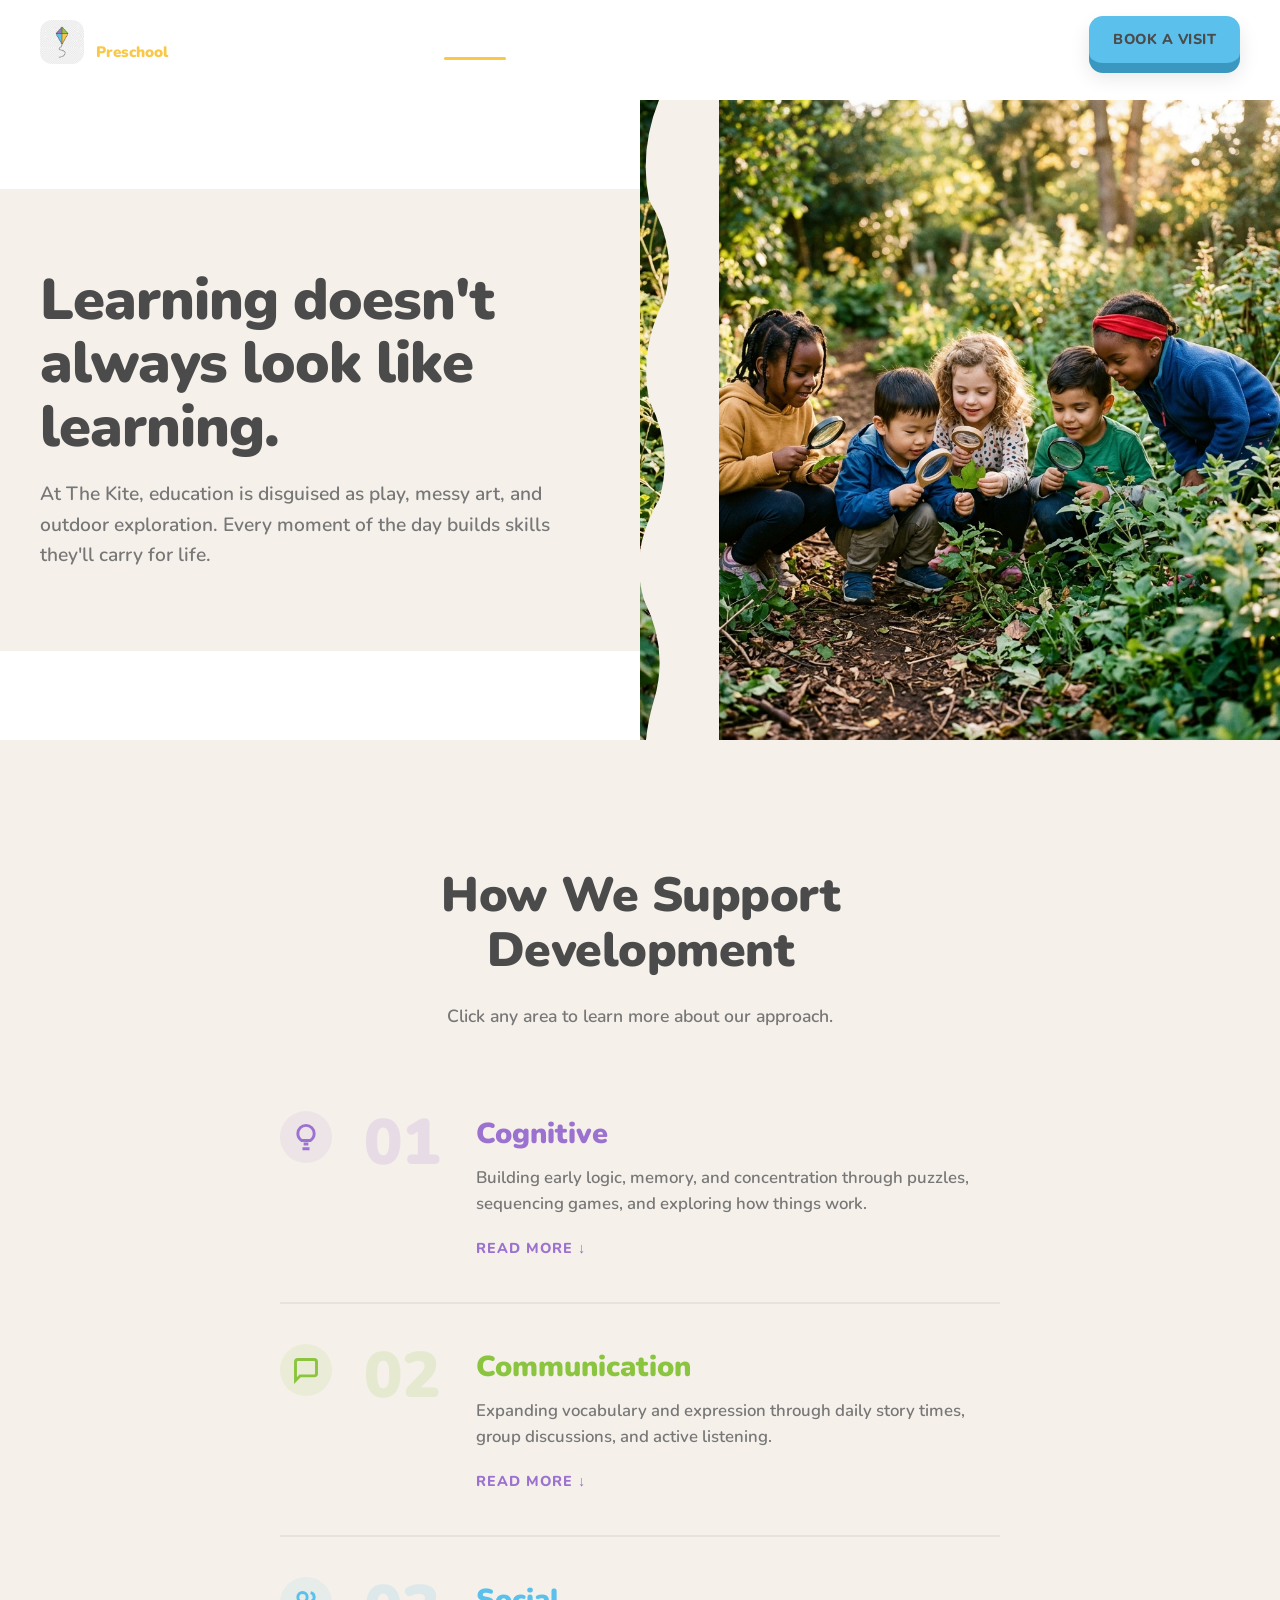
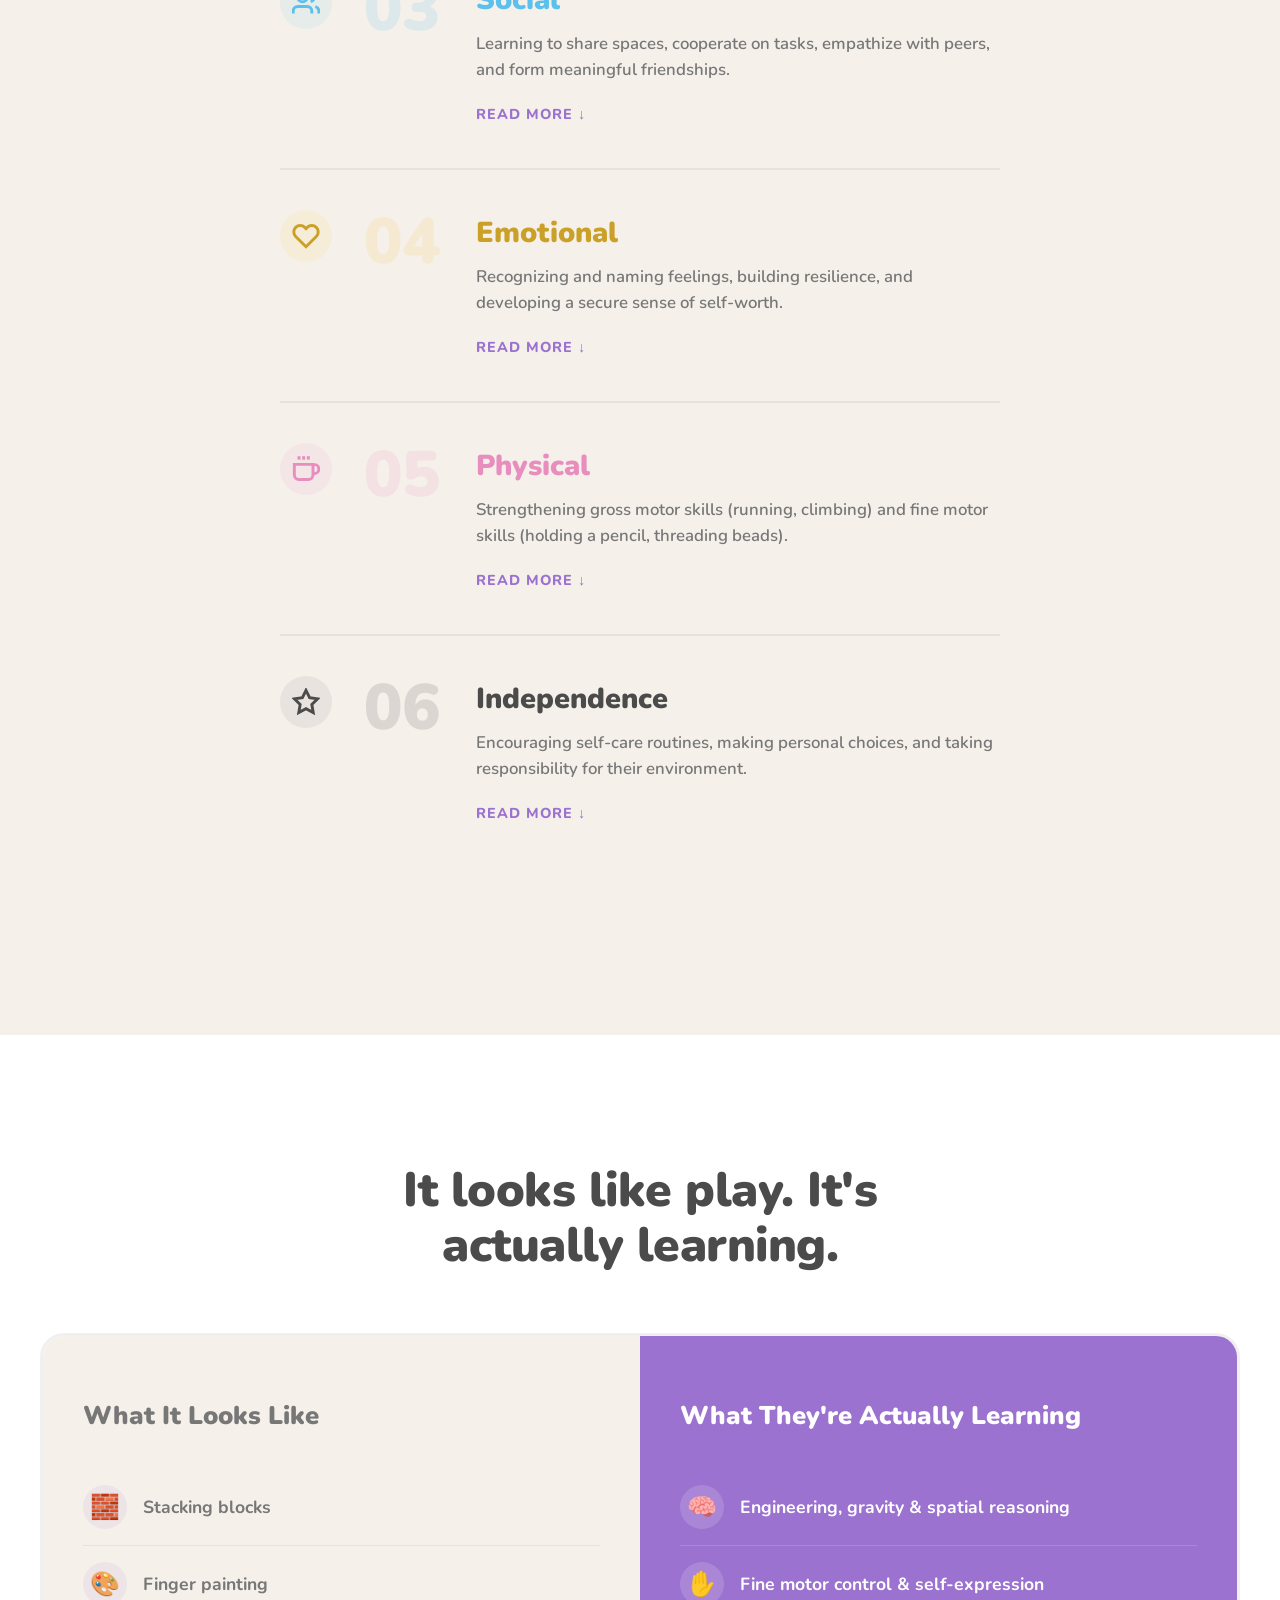
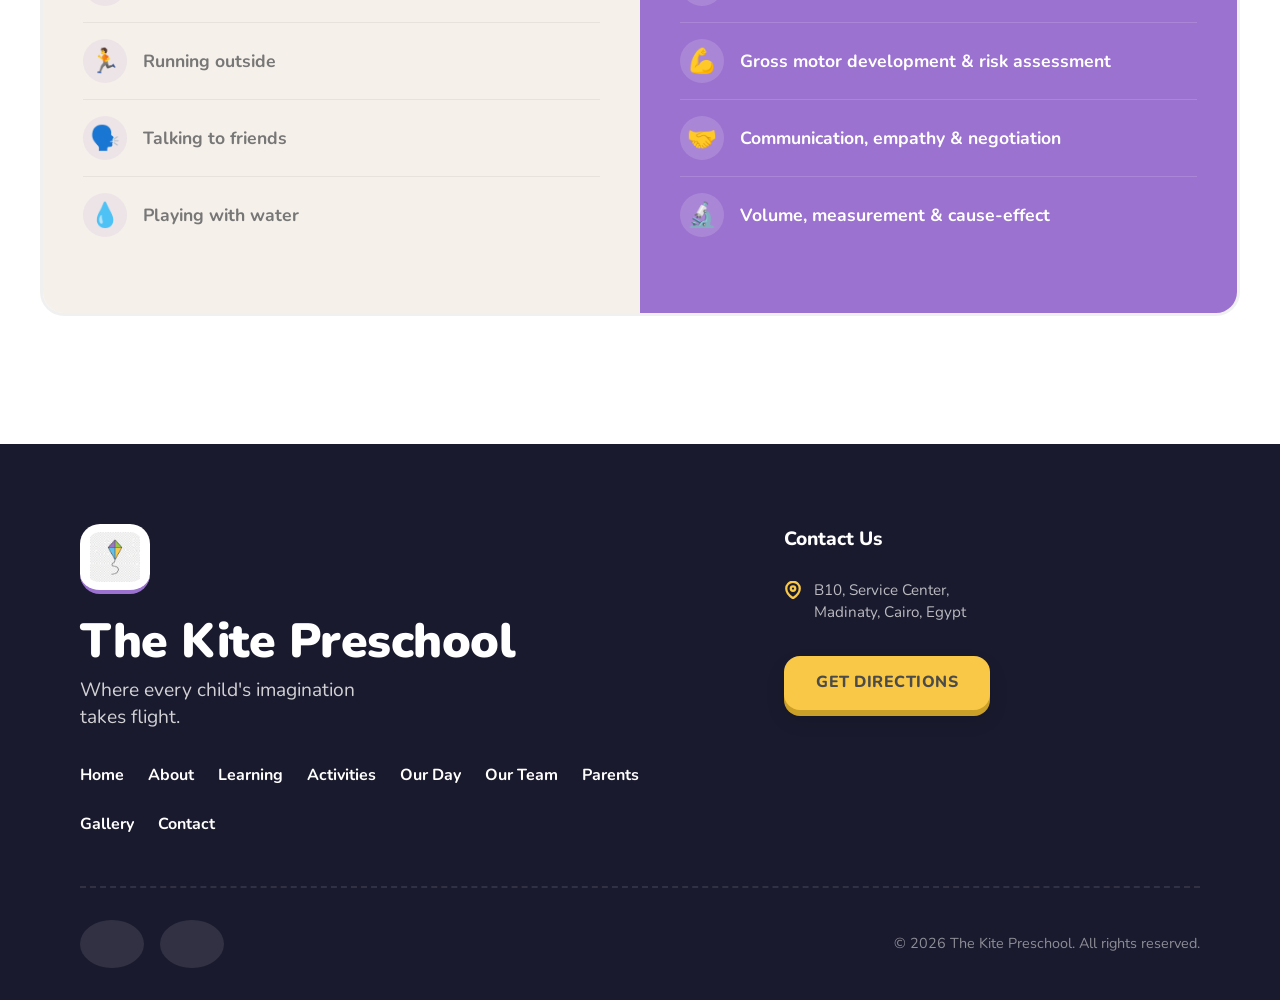
<file: learning.html>
<!DOCTYPE html>
<html lang="en">
<head>
    <meta charset="UTF-8">
    <meta name="viewport" content="width=device-width, initial-scale=1.0">
    <title>Learning | The Kite Preschool</title>
    <meta name="description" content="Discover how The Kite Preschool supports holistic child development through play-based learning across cognitive, social, emotional, and physical domains.">
    <link rel="preconnect" href="https://fonts.googleapis.com">
    <link rel="preconnect" href="https://fonts.gstatic.com" crossorigin>
    <link href="https://fonts.googleapis.com/css2?family=Nunito:wght@400;600;700;800;900&display=swap" rel="stylesheet">
    <link rel="stylesheet" href="styles.css">
    <link rel="icon" href="assets/images/logo.png" type="image/png">
</head>
<body>

    <!-- ═══════════════════ NAVIGATION ═══════════════════ -->
    <nav id="main-nav" class="nav">
        <div class="nav__inner">
            <a href="index.html" class="nav__logo" aria-label="The Kite Preschool Home">
                <img src="assets/images/logo.png" alt="The Kite Preschool Logo" class="nav__logo-img">
                <span class="nav__logo-text">The Kite<br><span class="nav__logo-accent">Preschool</span></span>
            </a>
            <ul class="nav__links" id="nav-links">
                <li><a href="index.html" class="nav__link">Home</a></li>
                <li><a href="about.html" class="nav__link">About</a></li>
                <li><a href="learning.html" class="nav__link active">Learning</a></li>
                <li><a href="activities.html" class="nav__link">Activities</a></li>
                <li><a href="our-day.html" class="nav__link">Our Day</a></li>
                <li><a href="our-team.html" class="nav__link">Our Team</a></li>
                <li><a href="parents.html" class="nav__link">Parents</a></li>
                <li><a href="gallery.html" class="nav__link">Gallery</a></li>
            </ul>
            <a href="contact.html" class="btn btn--primary nav__cta">Book a Visit</a>
            <button class="nav__hamburger" id="nav-hamburger" aria-label="Toggle navigation menu"><span></span><span></span><span></span></button>
        </div>
    </nav>

    <!-- ═══════════════════ HERO — Split with Torn Edge ═══════════════════ -->
    <section class="hero hero--learning">
        <div class="hero__text-side">
            <div class="reveal-up">
                <h1 style="font-family: var(--font-display); font-weight: 900; letter-spacing: -1px;">Learning doesn't always look like learning.</h1>
                <p>At The Kite, education is disguised as play, messy art, and outdoor exploration. Every moment of the day builds skills they'll carry for life.</p>
            </div>
        </div>
        <div class="hero__image-side">
            <img src="assets/images/children-playing.png" alt="Children exploring through play">
            <!-- Torn paper edge SVG divider -->
            <svg class="hero__torn-edge" viewBox="0 0 80 800" preserveAspectRatio="none" fill="var(--bg-cream)">
                <path d="M80,0 L80,800 L0,800 Q20,750 10,700 Q0,650 15,600 Q30,550 5,500 Q-10,450 20,400 Q35,350 10,300 Q0,250 25,200 Q40,150 10,100 Q0,50 20,0 Z"/>
            </svg>
        </div>
    </section>

    <!-- ═══════════════════ CHAPTER BOOK — Development Areas ═══════════════════ -->
    <section style="background: var(--bg-cream); padding: var(--section-pad) 0; position: relative; z-index: 10;">
        <div style="text-align: center; max-width: 600px; margin: 0 auto 20px; padding: 0 40px;">
            <h2 class="section-heading reveal-bounce">How We Support Development</h2>
            <p style="color: var(--text-body); font-weight: 600; font-size: 1.1rem;">Click any area to learn more about our approach.</p>
        </div>

        <div class="chapter-section" style="padding-top: 20px; padding-bottom: 40px;">
            <div class="chapter-item reveal-up" id="chapter-cognitive">
                <div class="chapter-item__icon" style="background: rgba(155,114,207,0.1);">
                    <svg viewBox="0 0 24 24" fill="none" stroke="var(--purple)" stroke-width="2.5"><path d="M12 2a7 7 0 0 1 7 7c0 2.5-1.3 4.7-3.3 6H8.3C6.3 13.7 5 11.5 5 9a7 7 0 0 1 7-7z"/><path d="M9 22h6M10 18h4"/></svg>
                </div>
                <div class="chapter-item__number" style="color: var(--purple);">01</div>
                <div class="chapter-item__content">
                    <h3 class="chapter-item__title" style="color: var(--purple);">Cognitive</h3>
                    <p class="chapter-item__desc">Building early logic, memory, and concentration through puzzles, sequencing games, and exploring how things work.</p>
                    <button class="chapter-item__expand" onclick="this.closest('.chapter-item').classList.toggle('expanded')">Read More ↓</button>
                    <div class="chapter-item__details">
                        <p style="font-size: 1rem; color: var(--text-body); font-weight: 600; line-height: 1.6;">Through structured puzzles, sorting activities, and open-ended exploration, children develop critical thinking skills. They learn to predict outcomes, recognize patterns, and sustain focus over longer periods.</p>
                    </div>
                </div>
            </div>

            <div class="chapter-item reveal-up" id="chapter-communication">
                <div class="chapter-item__icon" style="background: rgba(139,197,63,0.1);">
                    <svg viewBox="0 0 24 24" fill="none" stroke="var(--green)" stroke-width="2.5"><path d="M21 15a2 2 0 0 1-2 2H7l-4 4V5a2 2 0 0 1 2-2h14a2 2 0 0 1 2 2z"/></svg>
                </div>
                <div class="chapter-item__number" style="color: var(--green);">02</div>
                <div class="chapter-item__content">
                    <h3 class="chapter-item__title" style="color: var(--green);">Communication</h3>
                    <p class="chapter-item__desc">Expanding vocabulary and expression through daily story times, group discussions, and active listening.</p>
                    <button class="chapter-item__expand" onclick="this.closest('.chapter-item').classList.toggle('expanded')">Read More ↓</button>
                    <div class="chapter-item__details">
                        <p style="font-size: 1rem; color: var(--text-body); font-weight: 600; line-height: 1.6;">Daily circle time, storytelling, and role-play activities help children expand their vocabulary and develop confidence in self-expression. We celebrate every attempt at communication.</p>
                    </div>
                </div>
            </div>

            <div class="chapter-item reveal-up" id="chapter-social">
                <div class="chapter-item__icon" style="background: rgba(91,192,235,0.1);">
                    <svg viewBox="0 0 24 24" fill="none" stroke="var(--blue)" stroke-width="2.5"><path d="M17 21v-2a4 4 0 0 0-4-4H5a4 4 0 0 0-4 4v2"/><circle cx="9" cy="7" r="4"/><path d="M23 21v-2a4 4 0 0 0-3-3.87M16 3.13a4 4 0 0 1 0 7.75"/></svg>
                </div>
                <div class="chapter-item__number" style="color: var(--blue);">03</div>
                <div class="chapter-item__content">
                    <h3 class="chapter-item__title" style="color: var(--blue);">Social</h3>
                    <p class="chapter-item__desc">Learning to share spaces, cooperate on tasks, empathize with peers, and form meaningful friendships.</p>
                    <button class="chapter-item__expand" onclick="this.closest('.chapter-item').classList.toggle('expanded')">Read More ↓</button>
                    <div class="chapter-item__details">
                        <p style="font-size: 1rem; color: var(--text-body); font-weight: 600; line-height: 1.6;">Collaborative projects, shared meals, and group play teach children essential social skills. They learn to negotiate, take turns, and understand that their actions affect others.</p>
                    </div>
                </div>
            </div>

            <div class="chapter-item reveal-up" id="chapter-emotional">
                <div class="chapter-item__icon" style="background: rgba(249,200,70,0.1);">
                    <svg viewBox="0 0 24 24" fill="none" stroke="var(--yellow-dark)" stroke-width="2.5"><path d="M20.84 4.61a5.5 5.5 0 0 0-7.78 0L12 5.67l-1.06-1.06a5.5 5.5 0 0 0-7.78 7.78l1.06 1.06L12 21.23l7.78-7.78 1.06-1.06a5.5 5.5 0 0 0 0-7.78z"/></svg>
                </div>
                <div class="chapter-item__number" style="color: var(--yellow);">04</div>
                <div class="chapter-item__content">
                    <h3 class="chapter-item__title" style="color: var(--yellow-dark);">Emotional</h3>
                    <p class="chapter-item__desc">Recognizing and naming feelings, building resilience, and developing a secure sense of self-worth.</p>
                    <button class="chapter-item__expand" onclick="this.closest('.chapter-item').classList.toggle('expanded')">Read More ↓</button>
                    <div class="chapter-item__details">
                        <p style="font-size: 1rem; color: var(--text-body); font-weight: 600; line-height: 1.6;">We help children name their emotions, practice self-regulation techniques, and build resilience through supported risk-taking and celebrating small victories.</p>
                    </div>
                </div>
            </div>

            <div class="chapter-item reveal-up" id="chapter-physical">
                <div class="chapter-item__icon" style="background: rgba(232,142,191,0.1);">
                    <svg viewBox="0 0 24 24" fill="none" stroke="var(--pink)" stroke-width="2.5"><path d="M18 8h1a4 4 0 0 1 0 8h-1M2 8h16v9a4 4 0 0 1-4 4H6a4 4 0 0 1-4-4V8z"/><line x1="6" y1="1" x2="6" y2="4"/><line x1="10" y1="1" x2="10" y2="4"/><line x1="14" y1="1" x2="14" y2="4"/></svg>
                </div>
                <div class="chapter-item__number" style="color: var(--pink);">05</div>
                <div class="chapter-item__content">
                    <h3 class="chapter-item__title" style="color: var(--pink);">Physical</h3>
                    <p class="chapter-item__desc">Strengthening gross motor skills (running, climbing) and fine motor skills (holding a pencil, threading beads).</p>
                    <button class="chapter-item__expand" onclick="this.closest('.chapter-item').classList.toggle('expanded')">Read More ↓</button>
                    <div class="chapter-item__details">
                        <p style="font-size: 1rem; color: var(--text-body); font-weight: 600; line-height: 1.6;">Our outdoor spaces and movement activities build coordination, balance, and body awareness. Fine motor skills are developed through art, sensory play, and practical life activities.</p>
                    </div>
                </div>
            </div>

            <div class="chapter-item reveal-up" id="chapter-independence" style="border-bottom: none;">
                <div class="chapter-item__icon" style="background: rgba(75,75,75,0.08);">
                    <svg viewBox="0 0 24 24" fill="none" stroke="var(--text-dark)" stroke-width="2.5"><polygon points="12 2 15.09 8.26 22 9.27 17 14.14 18.18 21.02 12 17.77 5.82 21.02 7 14.14 2 9.27 8.91 8.26 12 2"/></svg>
                </div>
                <div class="chapter-item__number" style="color: var(--text-dark);">06</div>
                <div class="chapter-item__content">
                    <h3 class="chapter-item__title" style="color: var(--text-dark);">Independence</h3>
                    <p class="chapter-item__desc">Encouraging self-care routines, making personal choices, and taking responsibility for their environment.</p>
                    <button class="chapter-item__expand" onclick="this.closest('.chapter-item').classList.toggle('expanded')">Read More ↓</button>
                    <div class="chapter-item__details">
                        <p style="font-size: 1rem; color: var(--text-body); font-weight: 600; line-height: 1.6;">Children are encouraged to manage their own belongings, pour their own water, choose their activities, and tidy up their workspace — building real-world confidence every day.</p>
                    </div>
                </div>
            </div>
        </div>
    </section>

    <!-- ═══════════════════ COMPARISON TABLE ═══════════════════ -->
    <section style="background: var(--bg-light); padding: var(--section-pad) 0; position: relative; z-index: 10;">
        <div style="text-align: center; max-width: 600px; margin: 0 auto 60px; padding: 0 40px;">
            <h2 class="section-heading reveal-bounce">It looks like play. It's actually learning.</h2>
        </div>
        <div class="comparison-table reveal-up" style="margin: 0 40px;">
            <div class="comparison-col comparison-col--looks">
                <h3>What It Looks Like</h3>
                <div class="comparison-row">
                    <div class="comparison-row__icon">🧱</div>
                    <span class="comparison-row__text">Stacking blocks</span>
                </div>
                <div class="comparison-row">
                    <div class="comparison-row__icon">🎨</div>
                    <span class="comparison-row__text">Finger painting</span>
                </div>
                <div class="comparison-row">
                    <div class="comparison-row__icon">🏃</div>
                    <span class="comparison-row__text">Running outside</span>
                </div>
                <div class="comparison-row">
                    <div class="comparison-row__icon">🗣️</div>
                    <span class="comparison-row__text">Talking to friends</span>
                </div>
                <div class="comparison-row">
                    <div class="comparison-row__icon">💧</div>
                    <span class="comparison-row__text">Playing with water</span>
                </div>
            </div>
            <div class="comparison-col comparison-col--learning">
                <h3>What They're Actually Learning</h3>
                <div class="comparison-row">
                    <div class="comparison-row__icon">🧠</div>
                    <span class="comparison-row__text">Engineering, gravity & spatial reasoning</span>
                </div>
                <div class="comparison-row">
                    <div class="comparison-row__icon">✋</div>
                    <span class="comparison-row__text">Fine motor control & self-expression</span>
                </div>
                <div class="comparison-row">
                    <div class="comparison-row__icon">💪</div>
                    <span class="comparison-row__text">Gross motor development & risk assessment</span>
                </div>
                <div class="comparison-row">
                    <div class="comparison-row__icon">🤝</div>
                    <span class="comparison-row__text">Communication, empathy & negotiation</span>
                </div>
                <div class="comparison-row">
                    <div class="comparison-row__icon">🔬</div>
                    <span class="comparison-row__text">Volume, measurement & cause-effect</span>
                </div>
            </div>
        </div>
    </section>

    <!-- ═══════════════════ FOOTER ═══════════════════ -->
    <footer id="footer" class="footer">
        <div class="footer__inner">
            <div class="footer__top">
                <div class="footer__brand">
                    <img src="assets/images/logo.png" alt="The Kite Preschool" class="footer__logo">
                    <h2 class="section-heading section-heading--light" style="margin-bottom:8px;">The Kite Preschool</h2>
                    <p class="footer__tagline">Where every child's imagination takes flight.</p>
                    <div class="footer__nav-links">
                        <a href="index.html">Home</a>
                        <a href="about.html">About</a>
                        <a href="learning.html">Learning</a>
                        <a href="activities.html">Activities</a>
                        <a href="our-day.html">Our Day</a>
                        <a href="our-team.html">Our Team</a>
                        <a href="parents.html">Parents</a>
                        <a href="gallery.html">Gallery</a>
                        <a href="contact.html">Contact</a>
                    </div>
                </div>
                <div class="footer__info">
                    <div class="footer__col">
                        <h3 class="footer__col-title">Contact Us</h3>
                        <ul class="footer__list footer__list--contact">
                            <li><svg width="18" height="18" viewBox="0 0 24 24" fill="none" stroke="currentColor" stroke-width="3" stroke-linecap="round" stroke-linejoin="round"><path d="M21 10c0 7-9 13-9 13s-9-6-9-13a9 9 0 0 1 18 0z"/><circle cx="12" cy="10" r="3"/></svg><span>B10, Service Center,<br>Madinaty, Cairo, Egypt</span></li>
                        </ul>
                        <a href="contact.html" class="btn btn--directions" id="directions-btn">Get Directions</a>
                    </div>
                </div>
            </div>
            <div class="footer__bottom">
                <div class="footer__socials">
                    <a href="https://www.facebook.com" target="_blank" rel="noopener noreferrer" class="footer__social-link btn" aria-label="Facebook"><svg width="18" height="18" viewBox="0 0 24 24" fill="currentColor"><path d="M24 12.073c0-6.627-5.373-12-12-12s-12 5.373-12 12c0 5.99 4.388 10.954 10.125 11.854v-8.385H7.078v-3.47h3.047V9.43c0-3.007 1.792-4.669 4.533-4.669 1.312 0 2.686.235 2.686.235v2.953H15.83c-1.491 0-1.956.925-1.956 1.874v2.25h3.328l-.532 3.47h-2.796v8.385C19.612 23.027 24 18.062 24 12.073z"/></svg><span>Facebook</span></a>
                    <a href="https://www.instagram.com" target="_blank" rel="noopener noreferrer" class="footer__social-link btn" aria-label="Instagram"><svg width="18" height="18" viewBox="0 0 24 24" fill="currentColor"><path d="M12 2.163c3.204 0 3.584.012 4.85.07 3.252.148 4.771 1.691 4.919 4.919.058 1.265.069 1.645.069 4.849 0 3.205-.012 3.584-.069 4.849-.149 3.225-1.664 4.771-4.919 4.919-1.266.058-1.644.07-4.85.07-3.204 0-3.584-.012-4.849-.07-3.26-.149-4.771-1.699-4.919-4.92-.058-1.265-.07-1.644-.07-4.849 0-3.204.013-3.583.07-4.849.149-3.227 1.664-4.771 4.919-4.919 1.266-.057 1.645-.069 4.849-.069zM12 0C8.741 0 8.333.014 7.053.072 2.695.272.273 2.69.073 7.052.014 8.333 0 8.741 0 12c0 3.259.014 3.668.072 4.948.2 4.358 2.618 6.78 6.98 6.98C8.333 23.986 8.741 24 12 24c3.259 0 3.668-.014 4.948-.072 4.354-.2 6.782-2.618 6.979-6.98.059-1.28.073-1.689.073-4.948 0-3.259-.014-3.667-.072-4.947-.196-4.354-2.617-6.78-6.979-6.98C15.668.014 15.259 0 12 0zm0 5.838a6.162 6.162 0 100 12.324 6.162 6.162 0 000-12.324zM12 16a4 4 0 110-8 4 4 0 010 8zm6.406-11.845a1.44 1.44 0 100 2.881 1.44 1.44 0 000-2.881z"/></svg><span>Instagram</span></a>
                </div>
                <p class="footer__copy">&copy; 2026 The Kite Preschool. All rights reserved.</p>
            </div>
        </div>
    </footer>

    <script src="script.js"></script>
</body>
</html>
</file>
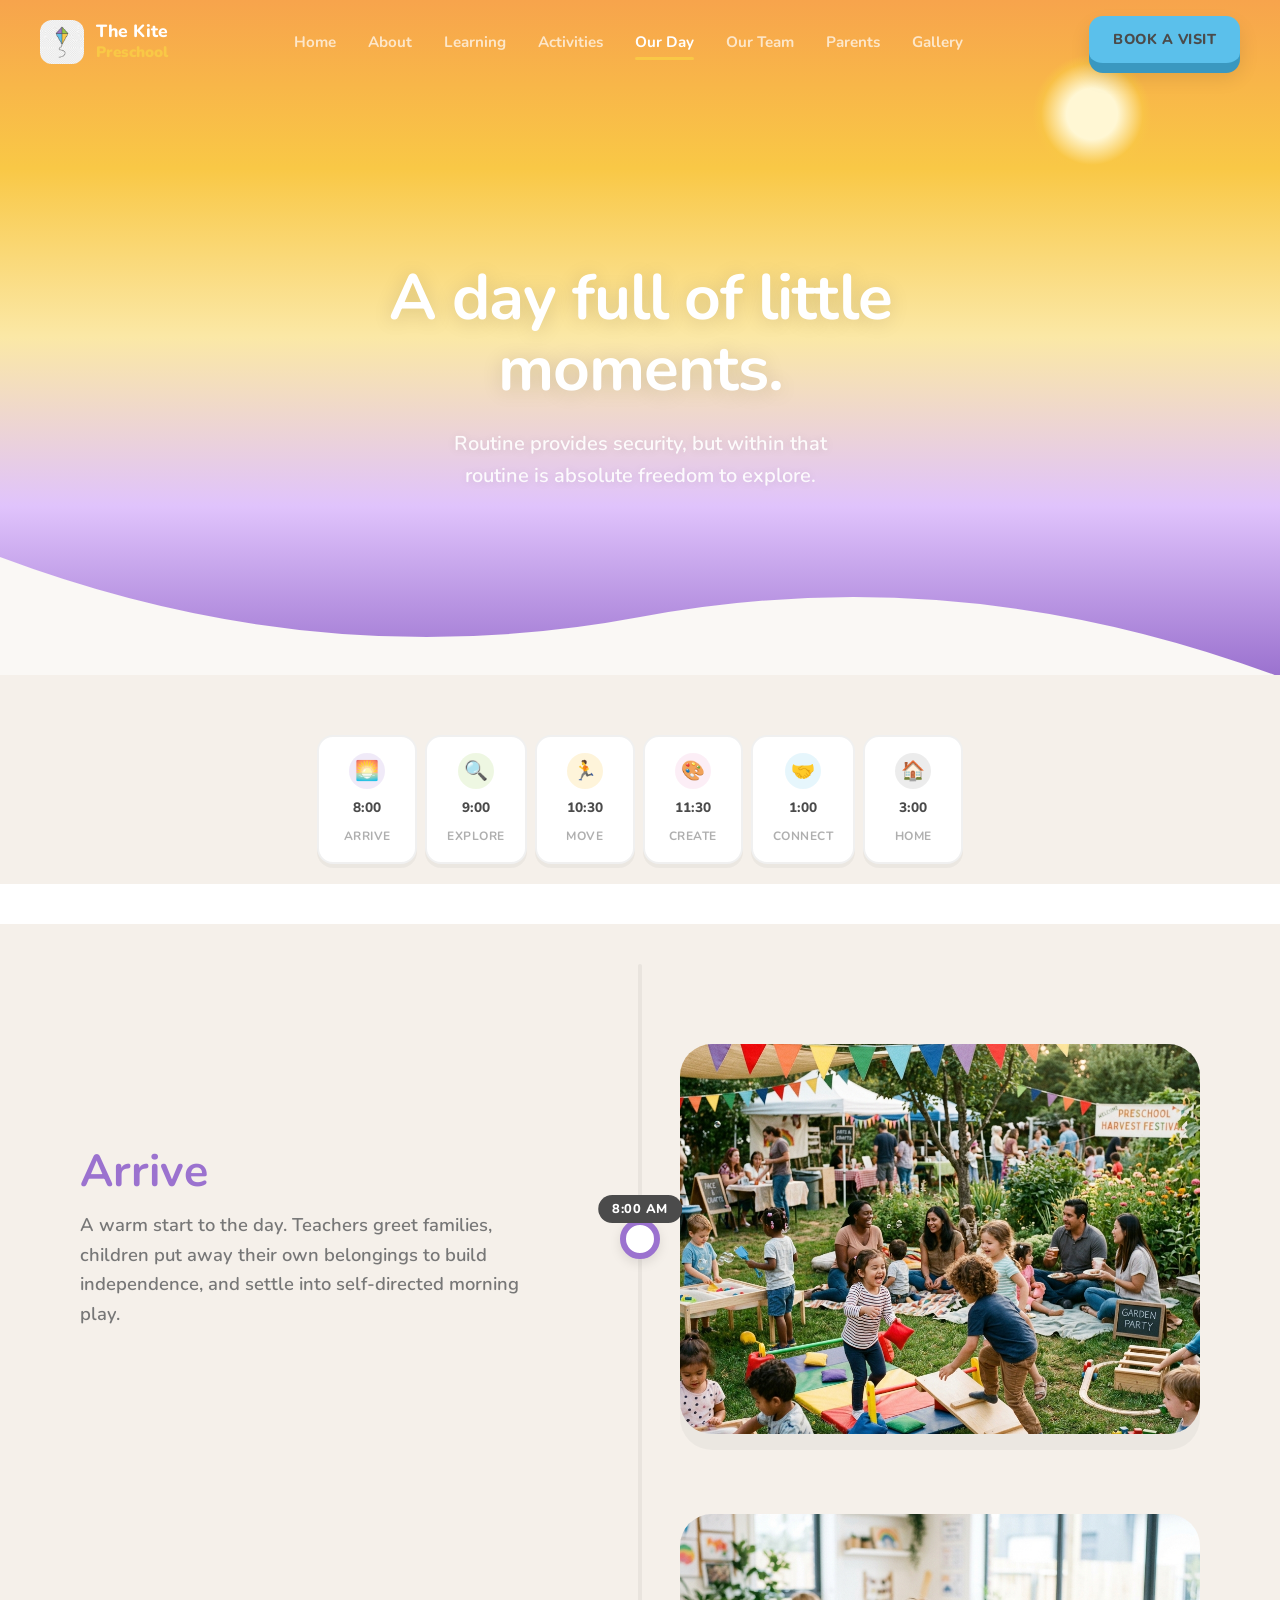
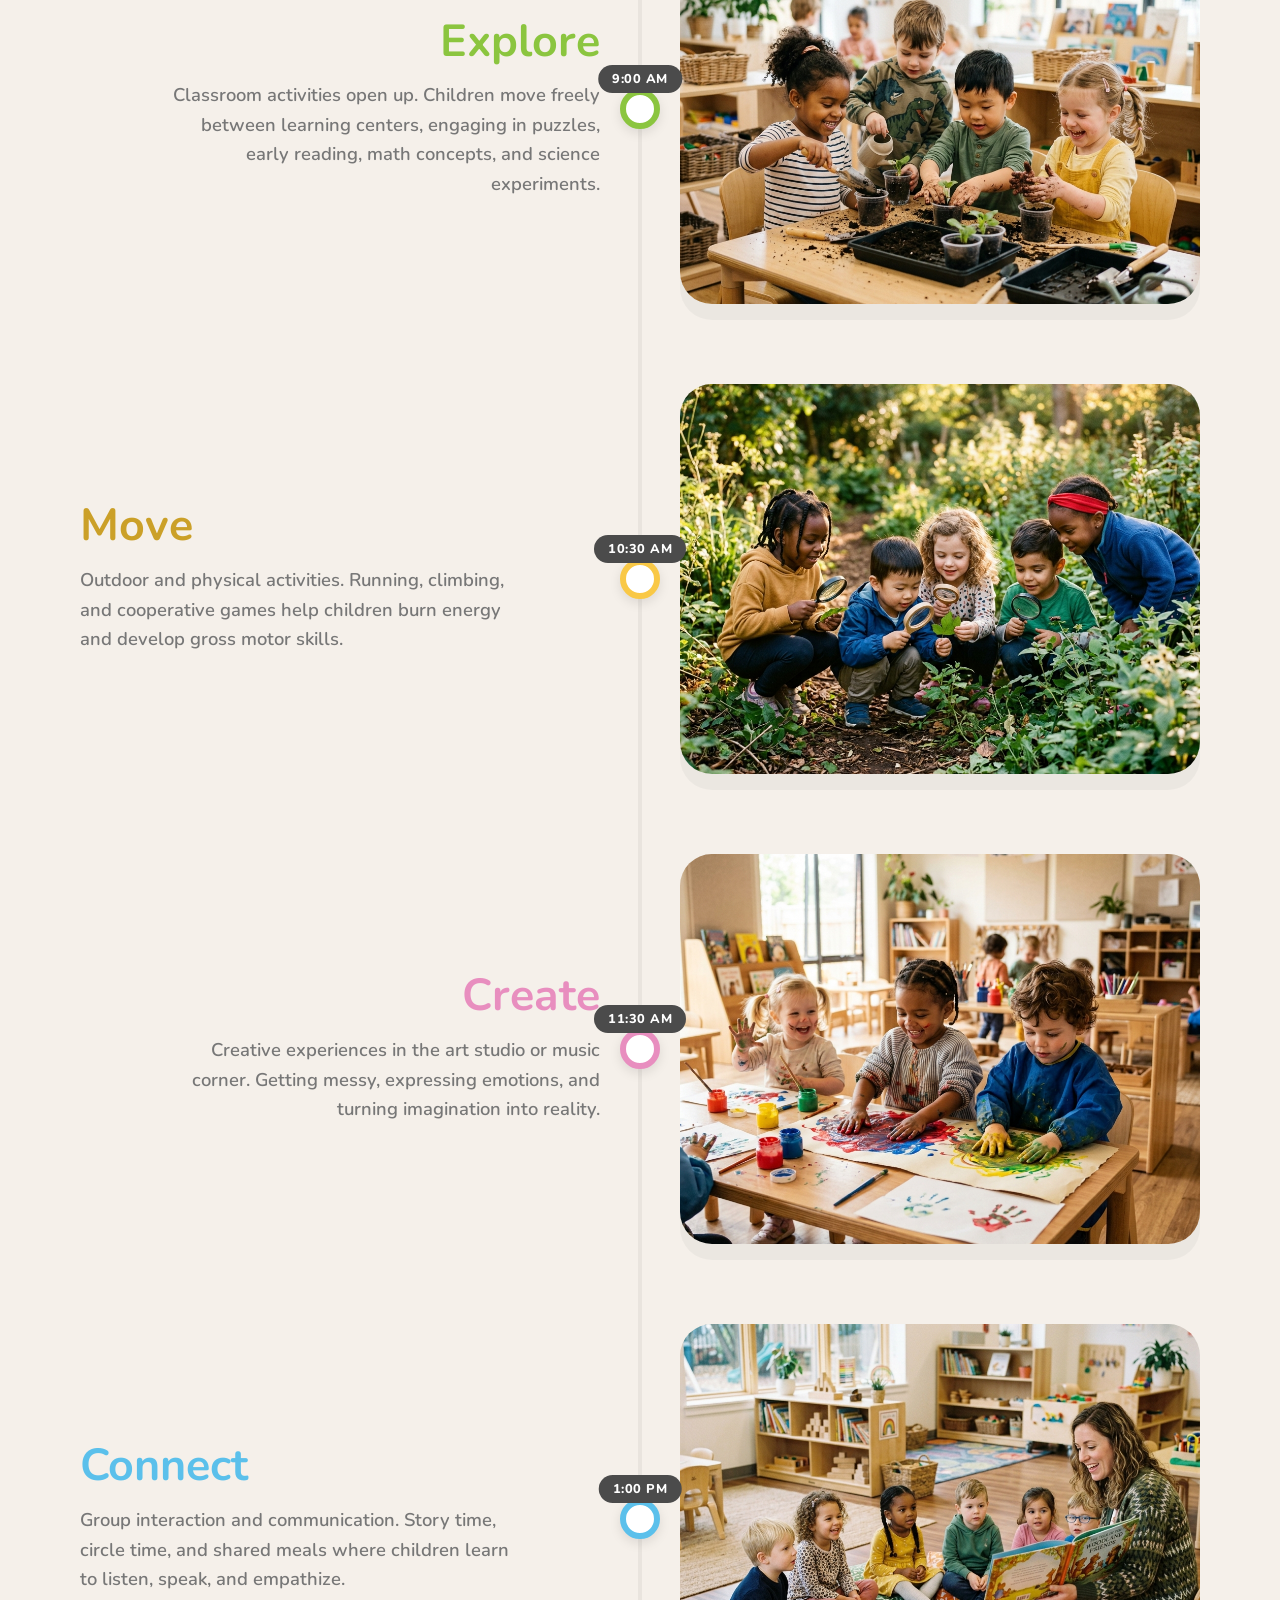
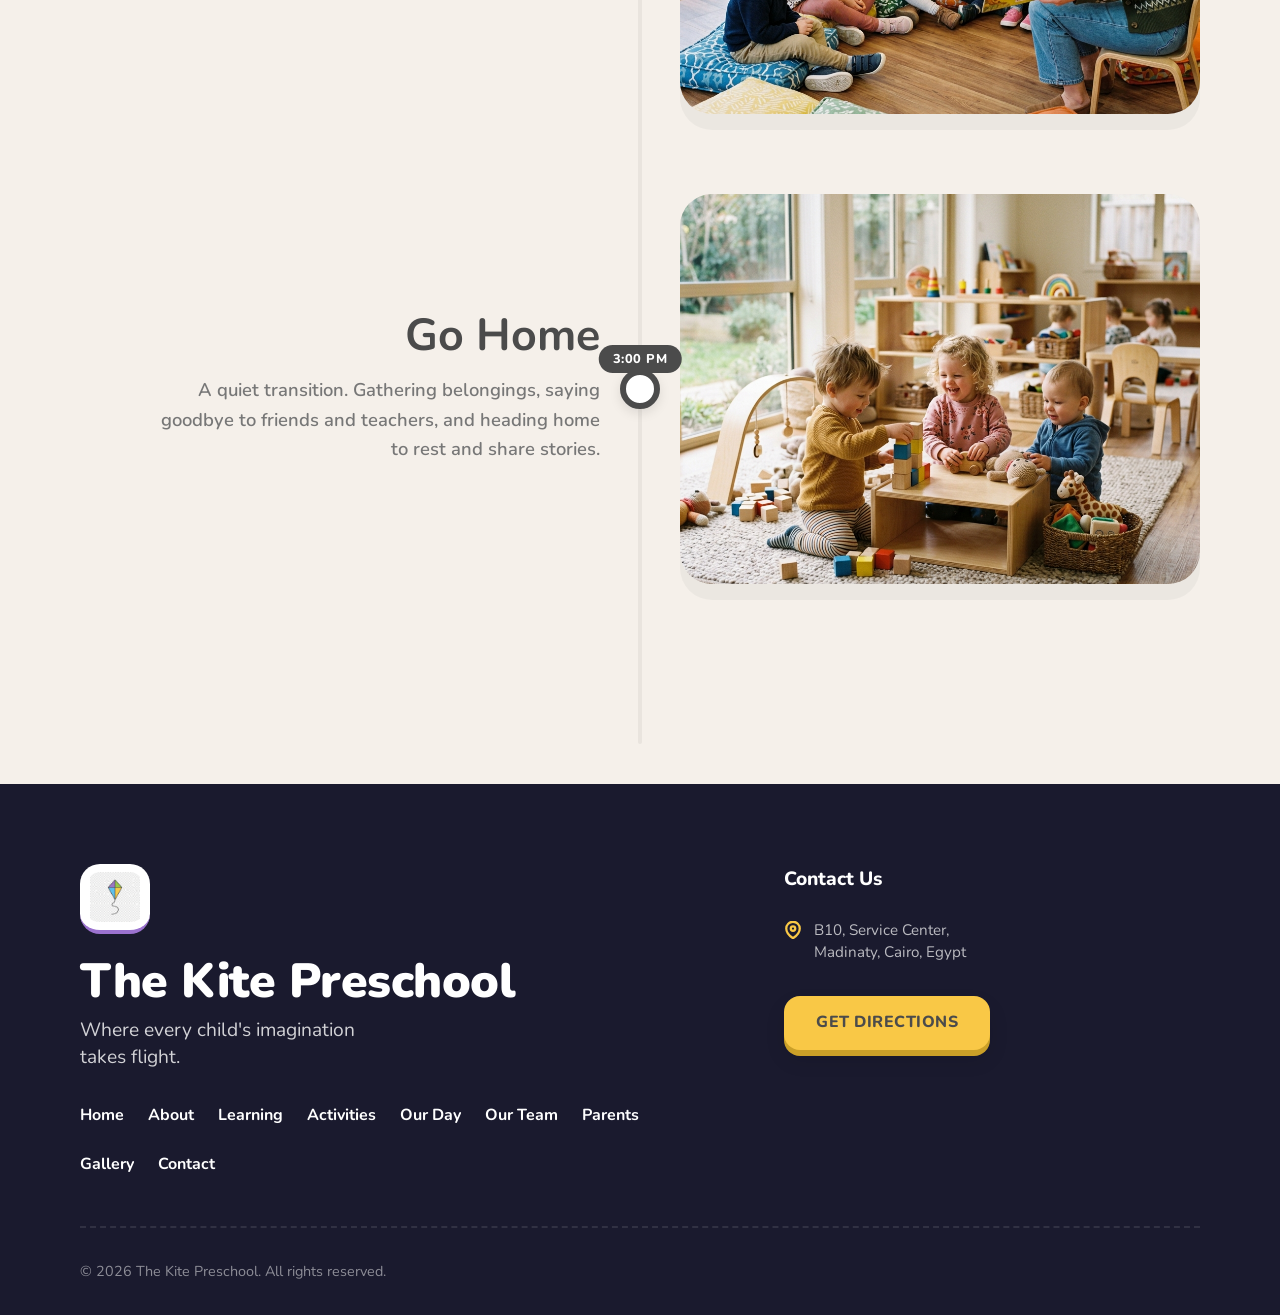
<file: our-day.html>
<!DOCTYPE html>
<html lang="en">
<head>
    <meta charset="UTF-8">
    <meta name="viewport" content="width=device-width, initial-scale=1.0">
    <title>Our Day | The Kite Preschool</title>
    <meta name="description" content="Follow a typical day at The Kite Preschool — from morning arrival through exploration, movement, creativity, connection, and home time.">
    <link rel="preconnect" href="https://fonts.googleapis.com">
    <link rel="preconnect" href="https://fonts.gstatic.com" crossorigin>
    <link href="https://fonts.googleapis.com/css2?family=Nunito:wght@400;600;700;800;900&display=swap" rel="stylesheet">
    <link rel="stylesheet" href="styles.css">
    <link rel="icon" href="assets/images/logo.png" type="image/png">
</head>
<body>

    <!-- ═══════════════════ NAVIGATION ═══════════════════ -->
    <nav id="main-nav" class="nav">
        <div class="nav__inner">
            <a href="index.html" class="nav__logo" aria-label="The Kite Preschool Home">
                <img src="assets/images/logo.png" alt="The Kite Preschool Logo" class="nav__logo-img">
                <span class="nav__logo-text">The Kite<br><span class="nav__logo-accent">Preschool</span></span>
            </a>
            <ul class="nav__links" id="nav-links">
                <li><a href="index.html" class="nav__link">Home</a></li>
                <li><a href="about.html" class="nav__link">About</a></li>
                <li><a href="learning.html" class="nav__link">Learning</a></li>
                <li><a href="activities.html" class="nav__link">Activities</a></li>
                <li><a href="our-day.html" class="nav__link active">Our Day</a></li>
                <li><a href="our-team.html" class="nav__link">Our Team</a></li>
                <li><a href="parents.html" class="nav__link">Parents</a></li>
                <li><a href="gallery.html" class="nav__link">Gallery</a></li>
            </ul>
            <a href="contact.html" class="btn btn--primary nav__cta">Book a Visit</a>
            <button class="nav__hamburger" id="nav-hamburger" aria-label="Toggle navigation menu"><span></span><span></span><span></span></button>
        </div>
    </nav>

    <!-- ═══════════════════ HERO — Sunrise to Sunset ═══════════════════ -->
    <section class="hero hero--ourday">
        <div class="hero__sun" aria-hidden="true"></div>
        <div class="hero__content" style="display: block; max-width: 800px; margin: 0 auto; padding: 0 40px; z-index: 10;">
            <h1 class="hero__headline reveal-bounce" style="font-size: clamp(3rem, 5vw, 4.5rem);">A day full of little moments.</h1>
            <p class="hero__subtext reveal-up" style="margin: 0 auto 40px; font-size: 1.25rem;">Routine provides security, but within that routine is absolute freedom to explore.</p>
        </div>
        <div class="hero__wave" aria-hidden="true" style="bottom: -2px;">
            <svg viewBox="0 0 1440 120" fill="none" preserveAspectRatio="none" display="block">
                <path d="M0,0 Q360,120 720,60 T1440,120 L1440,120 L0,120 Z" fill="#FAF8F5"/>
            </svg>
        </div>
    </section>

    <!-- ═══════════════════ QUICK-SCAN DAY BAR ═══════════════════ -->
    <section style="background: var(--bg-cream); padding-top: 40px; position: relative; z-index: 10;">
        <div class="day-bar reveal-up">
            <div class="day-bar__item">
                <div class="day-bar__item-icon" style="background: rgba(155,114,207,0.15);">🌅</div>
                <span class="day-bar__item-time">8:00</span>
                <span class="day-bar__item-label">Arrive</span>
            </div>
            <div class="day-bar__item">
                <div class="day-bar__item-icon" style="background: rgba(139,197,63,0.15);">🔍</div>
                <span class="day-bar__item-time">9:00</span>
                <span class="day-bar__item-label">Explore</span>
            </div>
            <div class="day-bar__item">
                <div class="day-bar__item-icon" style="background: rgba(249,200,70,0.2);">🏃</div>
                <span class="day-bar__item-time">10:30</span>
                <span class="day-bar__item-label">Move</span>
            </div>
            <div class="day-bar__item">
                <div class="day-bar__item-icon" style="background: rgba(232,142,191,0.15);">🎨</div>
                <span class="day-bar__item-time">11:30</span>
                <span class="day-bar__item-label">Create</span>
            </div>
            <div class="day-bar__item">
                <div class="day-bar__item-icon" style="background: rgba(91,192,235,0.15);">🤝</div>
                <span class="day-bar__item-time">1:00</span>
                <span class="day-bar__item-label">Connect</span>
            </div>
            <div class="day-bar__item">
                <div class="day-bar__item-icon" style="background: rgba(75,75,75,0.1);">🏠</div>
                <span class="day-bar__item-time">3:00</span>
                <span class="day-bar__item-label">Home</span>
            </div>
        </div>
    </section>

    <!-- ═══════════════════ ENHANCED TIMELINE ═══════════════════ -->
    <section style="background: var(--bg-cream); padding: 40px 0;">
        <div class="timeline timeline--enhanced">
            
            <!-- Arrive -->
            <div class="timeline-item reveal-up">
                <div class="timeline__node">
                    <div class="timeline__time-badge">8:00 AM</div>
                </div>
                <div class="timeline__text-col">
                    <h3 class="timeline__title" style="color: var(--purple);">Arrive</h3>
                    <p class="timeline__desc">A warm start to the day. Teachers greet families, children put away their own belongings to build independence, and settle into self-directed morning play.</p>
                </div>
                <div class="timeline__image-col reveal-scale">
                    <img src="assets/images/community.png" alt="Arrival" class="timeline__image">
                </div>
            </div>

            <!-- Explore -->
            <div class="timeline-item reveal-up">
                <div class="timeline__node">
                    <div class="timeline__time-badge">9:00 AM</div>
                </div>
                <div class="timeline__text-col">
                    <h3 class="timeline__title" style="color: var(--green);">Explore</h3>
                    <p class="timeline__desc">Classroom activities open up. Children move freely between learning centers, engaging in puzzles, early reading, math concepts, and science experiments.</p>
                </div>
                <div class="timeline__image-col reveal-scale">
                    <img src="assets/images/senior.png" alt="Exploring" class="timeline__image">
                </div>
            </div>

            <!-- Move -->
            <div class="timeline-item reveal-up">
                <div class="timeline__node">
                    <div class="timeline__time-badge">10:30 AM</div>
                </div>
                <div class="timeline__text-col">
                    <h3 class="timeline__title" style="color: var(--yellow-dark);">Move</h3>
                    <p class="timeline__desc">Outdoor and physical activities. Running, climbing, and cooperative games help children burn energy and develop gross motor skills.</p>
                </div>
                <div class="timeline__image-col reveal-scale">
                    <img src="assets/images/children-playing.png" alt="Moving" class="timeline__image">
                </div>
            </div>

            <!-- Create -->
            <div class="timeline-item reveal-up">
                <div class="timeline__node">
                    <div class="timeline__time-badge">11:30 AM</div>
                </div>
                <div class="timeline__text-col">
                    <h3 class="timeline__title" style="color: var(--pink);">Create</h3>
                    <p class="timeline__desc">Creative experiences in the art studio or music corner. Getting messy, expressing emotions, and turning imagination into reality.</p>
                </div>
                <div class="timeline__image-col reveal-scale">
                    <img src="assets/images/nursery.png" alt="Creating" class="timeline__image">
                </div>
            </div>

            <!-- Connect -->
            <div class="timeline-item reveal-up">
                <div class="timeline__node">
                    <div class="timeline__time-badge">1:00 PM</div>
                </div>
                <div class="timeline__text-col">
                    <h3 class="timeline__title" style="color: var(--blue);">Connect</h3>
                    <p class="timeline__desc">Group interaction and communication. Story time, circle time, and shared meals where children learn to listen, speak, and empathize.</p>
                </div>
                <div class="timeline__image-col reveal-scale">
                    <img src="assets/images/junior.png" alt="Connecting" class="timeline__image">
                </div>
            </div>

            <!-- Go Home -->
            <div class="timeline-item reveal-up">
                <div class="timeline__node" style="border-color: var(--text-dark);">
                    <div class="timeline__time-badge">3:00 PM</div>
                </div>
                <div class="timeline__text-col">
                    <h3 class="timeline__title" style="color: var(--text-dark);">Go Home</h3>
                    <p class="timeline__desc">A quiet transition. Gathering belongings, saying goodbye to friends and teachers, and heading home to rest and share stories.</p>
                </div>
                <div class="timeline__image-col reveal-scale">
                    <img src="assets/images/playgroup.png" alt="Going Home" class="timeline__image">
                </div>
            </div>

        </div>
    </section>

    <!-- ═══════════════════ FOOTER ═══════════════════ -->
    <footer id="footer" class="footer" style="margin-top: 0;">
        <div class="footer__inner">
            <div class="footer__top">
                <div class="footer__brand">
                    <img src="assets/images/logo.png" alt="The Kite Preschool" class="footer__logo">
                    <h2 class="section-heading section-heading--light" style="margin-bottom:8px;">The Kite Preschool</h2>
                    <p class="footer__tagline">Where every child's imagination takes flight.</p>
                    <div class="footer__nav-links">
                        <a href="index.html">Home</a> <a href="about.html">About</a> <a href="learning.html">Learning</a> <a href="activities.html">Activities</a> <a href="our-day.html">Our Day</a> <a href="our-team.html">Our Team</a> <a href="parents.html">Parents</a> <a href="gallery.html">Gallery</a> <a href="contact.html">Contact</a>
                    </div>
                </div>
                <div class="footer__info">
                    <div class="footer__col">
                        <h3 class="footer__col-title">Contact Us</h3>
                        <ul class="footer__list footer__list--contact">
                            <li><svg width="18" height="18" viewBox="0 0 24 24" fill="none" stroke="currentColor" stroke-width="3" stroke-linecap="round" stroke-linejoin="round"><path d="M21 10c0 7-9 13-9 13s-9-6-9-13a9 9 0 0 1 18 0z"/><circle cx="12" cy="10" r="3"/></svg><span>B10, Service Center,<br>Madinaty, Cairo, Egypt</span></li>
                        </ul>
                        <a href="contact.html" class="btn btn--directions" id="directions-btn">Get Directions</a>
                    </div>
                </div>
            </div>
            <div class="footer__bottom">
                <div class="footer__copy">&copy; 2026 The Kite Preschool. All rights reserved.</div>
            </div>
        </div>
    </footer>

    <script src="script.js"></script>
</body>
</html>
</file>
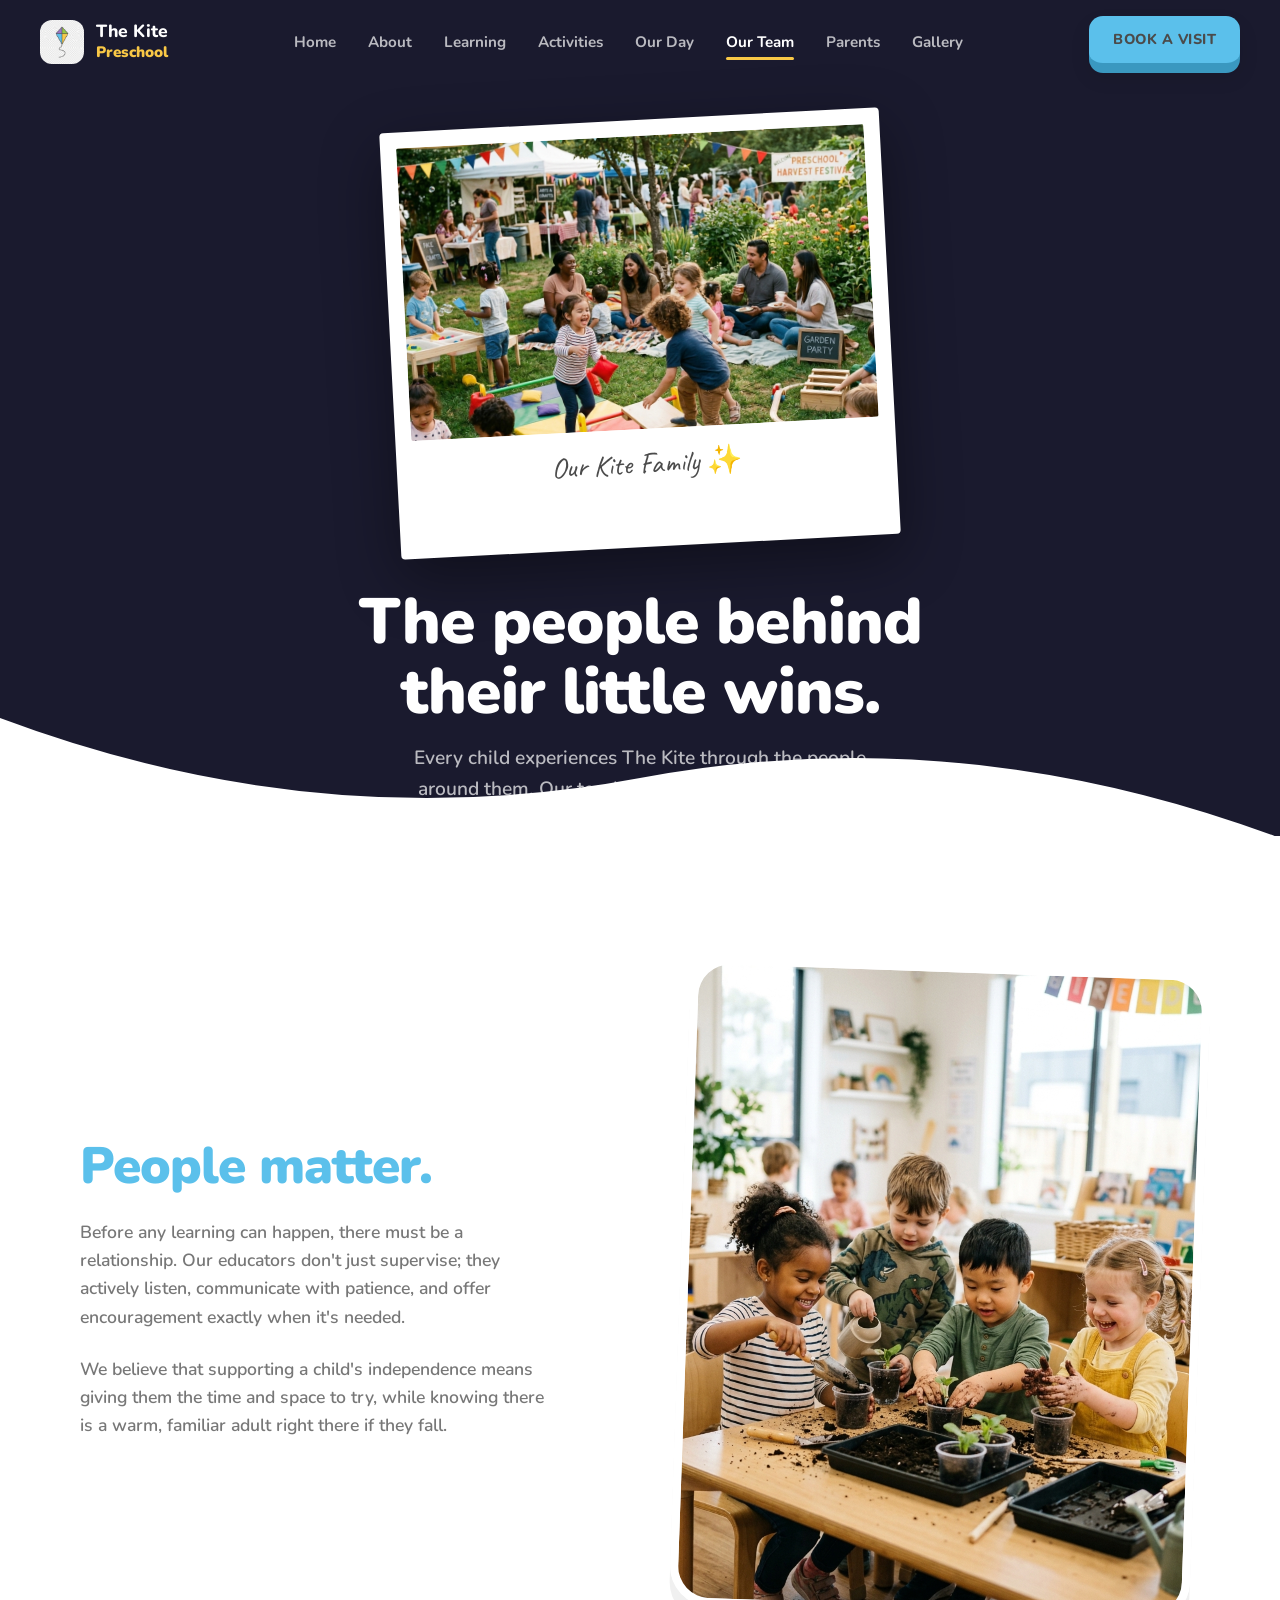
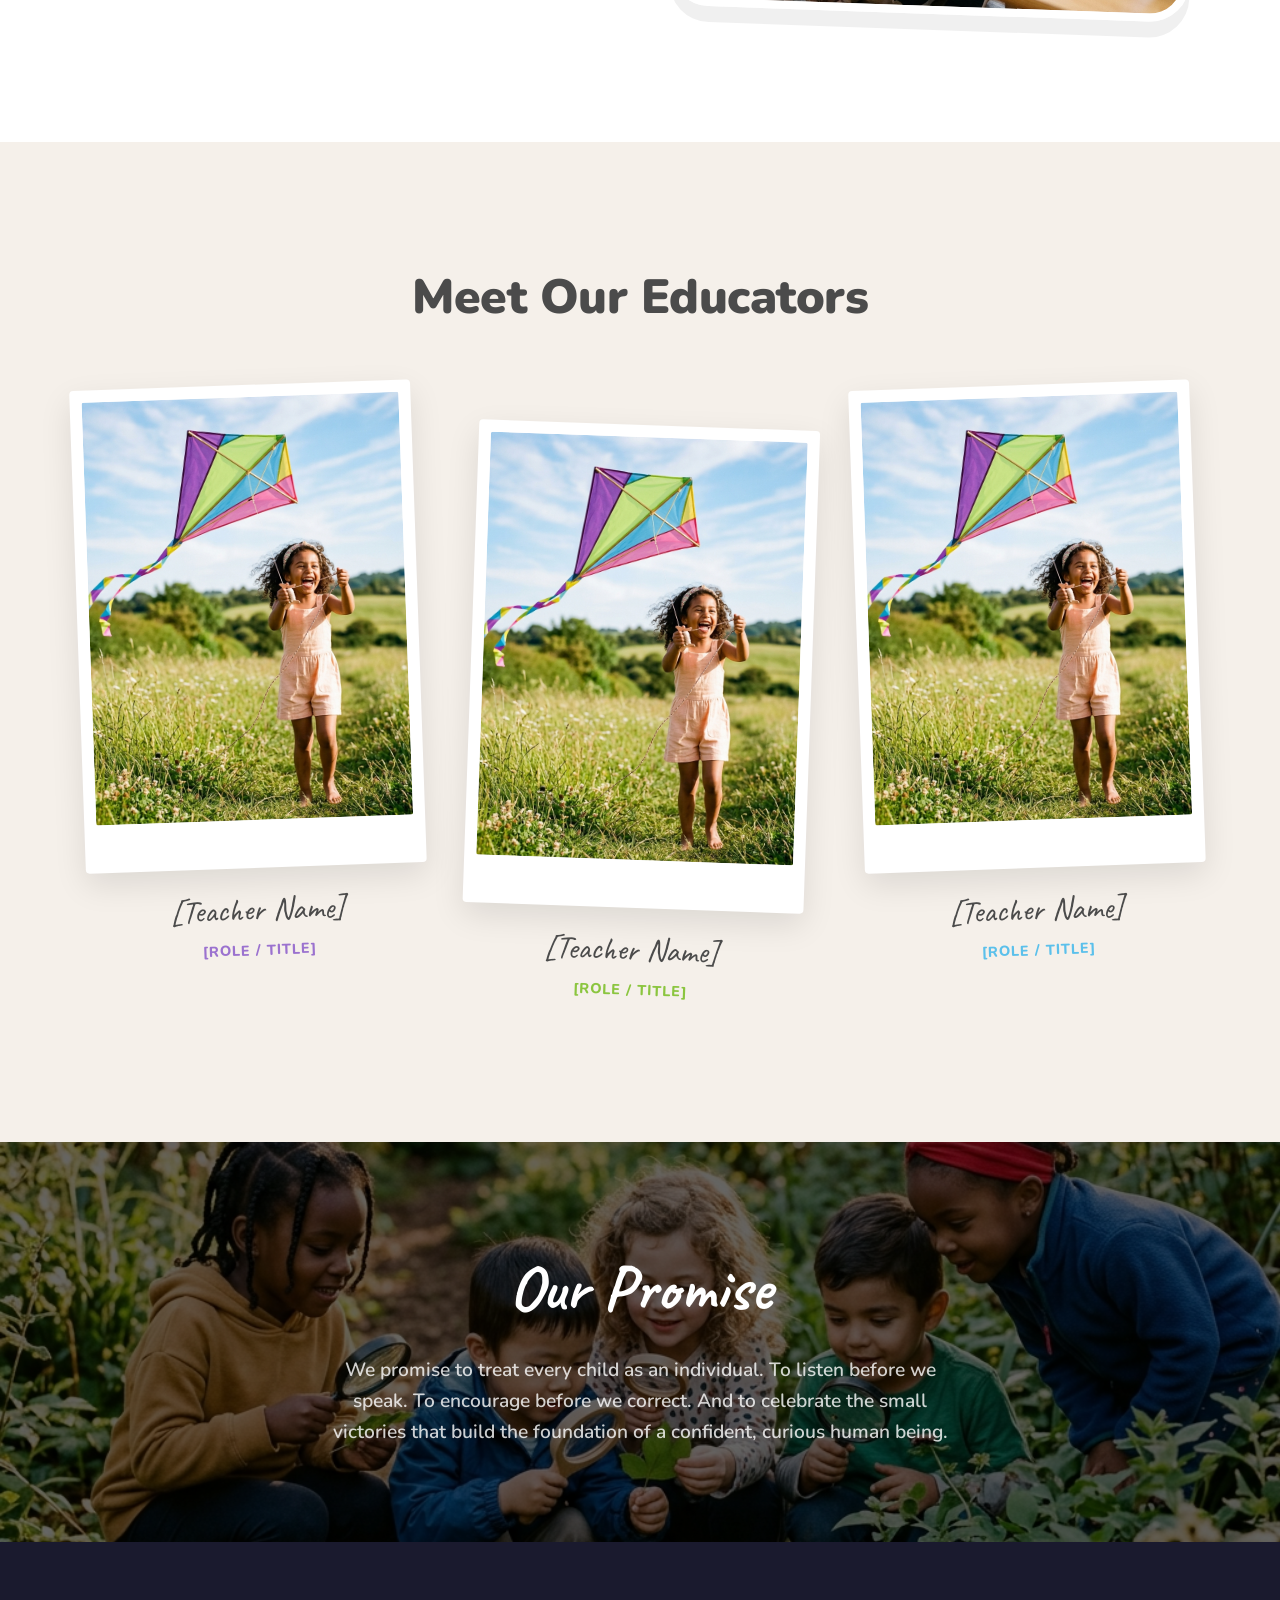
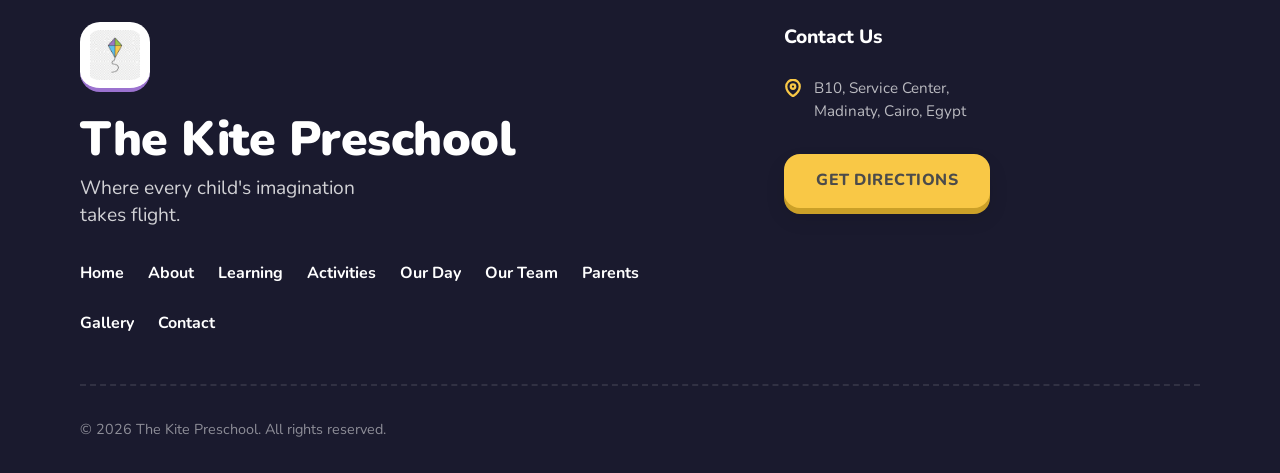
<file: our-team.html>
<!DOCTYPE html>
<html lang="en">
<head>
    <meta charset="UTF-8">
    <meta name="viewport" content="width=device-width, initial-scale=1.0">
    <title>Our Team | The Kite Preschool</title>
    <meta name="description" content="Meet the passionate educators behind The Kite Preschool — the people who create the warm, secure environment where children thrive.">
    <link rel="preconnect" href="https://fonts.googleapis.com">
    <link rel="preconnect" href="https://fonts.gstatic.com" crossorigin>
    <link href="https://fonts.googleapis.com/css2?family=Nunito:wght@400;600;700;800;900&family=Caveat:wght@600;700&display=swap" rel="stylesheet">
    <link rel="stylesheet" href="styles.css">
    <link rel="icon" href="assets/images/logo.png" type="image/png">
</head>
<body>

    <!-- ═══════════════════ NAVIGATION ═══════════════════ -->
    <nav id="main-nav" class="nav">
        <div class="nav__inner">
            <a href="index.html" class="nav__logo" aria-label="The Kite Preschool Home">
                <img src="assets/images/logo.png" alt="The Kite Preschool Logo" class="nav__logo-img">
                <span class="nav__logo-text">The Kite<br><span class="nav__logo-accent">Preschool</span></span>
            </a>
            <ul class="nav__links" id="nav-links">
                <li><a href="index.html" class="nav__link">Home</a></li>
                <li><a href="about.html" class="nav__link">About</a></li>
                <li><a href="learning.html" class="nav__link">Learning</a></li>
                <li><a href="activities.html" class="nav__link">Activities</a></li>
                <li><a href="our-day.html" class="nav__link">Our Day</a></li>
                <li><a href="our-team.html" class="nav__link active">Our Team</a></li>
                <li><a href="parents.html" class="nav__link">Parents</a></li>
                <li><a href="gallery.html" class="nav__link">Gallery</a></li>
            </ul>
            <a href="contact.html" class="btn btn--primary nav__cta">Book a Visit</a>
            <button class="nav__hamburger" id="nav-hamburger" aria-label="Toggle navigation menu"><span></span><span></span><span></span></button>
        </div>
    </nav>

    <!-- ═══════════════════ HERO — Polaroid Group Photo ═══════════════════ -->
    <section class="hero hero--team">
        <div style="display: flex; flex-direction: column; align-items: center; z-index: 10; padding: 0 40px;">
            <div class="hero__polaroid reveal-scale">
                <img src="assets/images/community.png" alt="The Kite Preschool teaching staff">
                <div class="hero__polaroid-caption">Our Kite Family ✨</div>
            </div>
            <h1 class="hero__team-title reveal-bounce" style="font-family: var(--font-display); font-weight: 900; line-height: 1.1; letter-spacing: -1px;">The people behind their little wins.</h1>
            <p class="hero__team-sub reveal-up">Every child experiences The Kite through the people around them. Our teachers create the warm, secure environment where children feel safe enough to grow.</p>
        </div>
        <div class="hero__wave" aria-hidden="true" style="bottom: -2px;">
            <svg viewBox="0 0 1440 120" fill="none" preserveAspectRatio="none" display="block">
                <path d="M0,0 Q360,120 720,60 T1440,120 L1440,120 L0,120 Z" fill="#ffffff"/>
            </svg>
        </div>
    </section>

    <!-- ═══════════════════ TEAM STORY ═══════════════════ -->
    <section class="split-layout split-layout--reverse" style="background: var(--bg-light);">
        <div class="split-layout__image-wrapper reveal-scale" style="transform: rotate(2deg);">
            <img src="assets/images/senior.png" alt="Teacher interacting with children" class="split-layout__image">
        </div>
        <div class="split-layout__text reveal-up">
            <h2 class="split-layout__heading" style="color: var(--blue);">People matter.</h2>
            <p class="split-layout__body">
                Before any learning can happen, there must be a relationship. Our educators don't just supervise; they actively listen, communicate with patience, and offer encouragement exactly when it's needed.
            </p>
            <p class="split-layout__body">
                We believe that supporting a child's independence means giving them the time and space to try, while knowing there is a warm, familiar adult right there if they fall.
            </p>
        </div>
    </section>

    <!-- ═══════════════════ STAGGERED POLAROID GRID ═══════════════════ -->
    <section style="background: var(--bg-cream); padding: var(--section-pad) 0;">
        <div style="text-align: center; max-width: 600px; margin: 0 auto 60px; padding: 0 40px;">
            <h2 class="section-heading reveal-bounce">Meet Our Educators</h2>
        </div>

        <div class="team-grid">
            <div class="team-card reveal-scale">
                <div class="team-card__photo">
                    <img src="" alt="Teacher portrait" style="background: #e2e2e2;" onerror="this.src='assets/images/hero-child.png'">
                </div>
                <div class="team-card__name">[Teacher Name]</div>
                <div class="team-card__role" style="color: var(--purple);">[Role / Title]</div>
                <div class="team-card__quote">"Every child has a voice. My job is to make sure they know it matters."</div>
            </div>

            <div class="team-card reveal-scale" style="animation-delay: 0.1s;">
                <div class="team-card__photo">
                    <img src="" alt="Teacher portrait" style="background: #e2e2e2;" onerror="this.src='assets/images/hero-child.png'">
                </div>
                <div class="team-card__name">[Teacher Name]</div>
                <div class="team-card__role" style="color: var(--green);">[Role / Title]</div>
                <div class="team-card__quote">"I believe that the messiest moments are often the most meaningful."</div>
            </div>

            <div class="team-card reveal-scale" style="animation-delay: 0.2s;">
                <div class="team-card__photo">
                    <img src="" alt="Teacher portrait" style="background: #e2e2e2;" onerror="this.src='assets/images/hero-child.png'">
                </div>
                <div class="team-card__name">[Teacher Name]</div>
                <div class="team-card__role" style="color: var(--blue);">[Role / Title]</div>
                <div class="team-card__quote">"Watching a child solve a problem on their own is the best part of my day."</div>
            </div>
        </div>
    </section>

    <!-- ═══════════════════ TEAM PROMISE ═══════════════════ -->
    <section class="team-promise">
        <div class="team-promise__bg">
            <img src="assets/images/children-playing.png" alt="Children at The Kite">
        </div>
        <div class="team-promise__content reveal-up">
            <h2>Our Promise</h2>
            <p>We promise to treat every child as an individual. To listen before we speak. To encourage before we correct. And to celebrate the small victories that build the foundation of a confident, curious human being.</p>
        </div>
    </section>

    <!-- ═══════════════════ FOOTER ═══════════════════ -->
    <footer id="footer" class="footer" style="margin-top: 0;">
        <div class="footer__inner">
            <div class="footer__top">
                <div class="footer__brand">
                    <img src="assets/images/logo.png" alt="The Kite Preschool" class="footer__logo">
                    <h2 class="section-heading section-heading--light" style="margin-bottom:8px;">The Kite Preschool</h2>
                    <p class="footer__tagline">Where every child's imagination takes flight.</p>
                    <div class="footer__nav-links">
                        <a href="index.html">Home</a> <a href="about.html">About</a> <a href="learning.html">Learning</a> <a href="activities.html">Activities</a> <a href="our-day.html">Our Day</a> <a href="our-team.html">Our Team</a> <a href="parents.html">Parents</a> <a href="gallery.html">Gallery</a> <a href="contact.html">Contact</a>
                    </div>
                </div>
                <div class="footer__info">
                    <div class="footer__col">
                        <h3 class="footer__col-title">Contact Us</h3>
                        <ul class="footer__list footer__list--contact">
                            <li><svg width="18" height="18" viewBox="0 0 24 24" fill="none" stroke="currentColor" stroke-width="3" stroke-linecap="round" stroke-linejoin="round"><path d="M21 10c0 7-9 13-9 13s-9-6-9-13a9 9 0 0 1 18 0z"/><circle cx="12" cy="10" r="3"/></svg><span>B10, Service Center,<br>Madinaty, Cairo, Egypt</span></li>
                        </ul>
                        <a href="contact.html" class="btn btn--directions" id="directions-btn">Get Directions</a>
                    </div>
                </div>
            </div>
            <div class="footer__bottom">
                <div class="footer__copy">&copy; 2026 The Kite Preschool. All rights reserved.</div>
            </div>
        </div>
    </footer>

    <script src="script.js"></script>
</body>
</html>
</file>
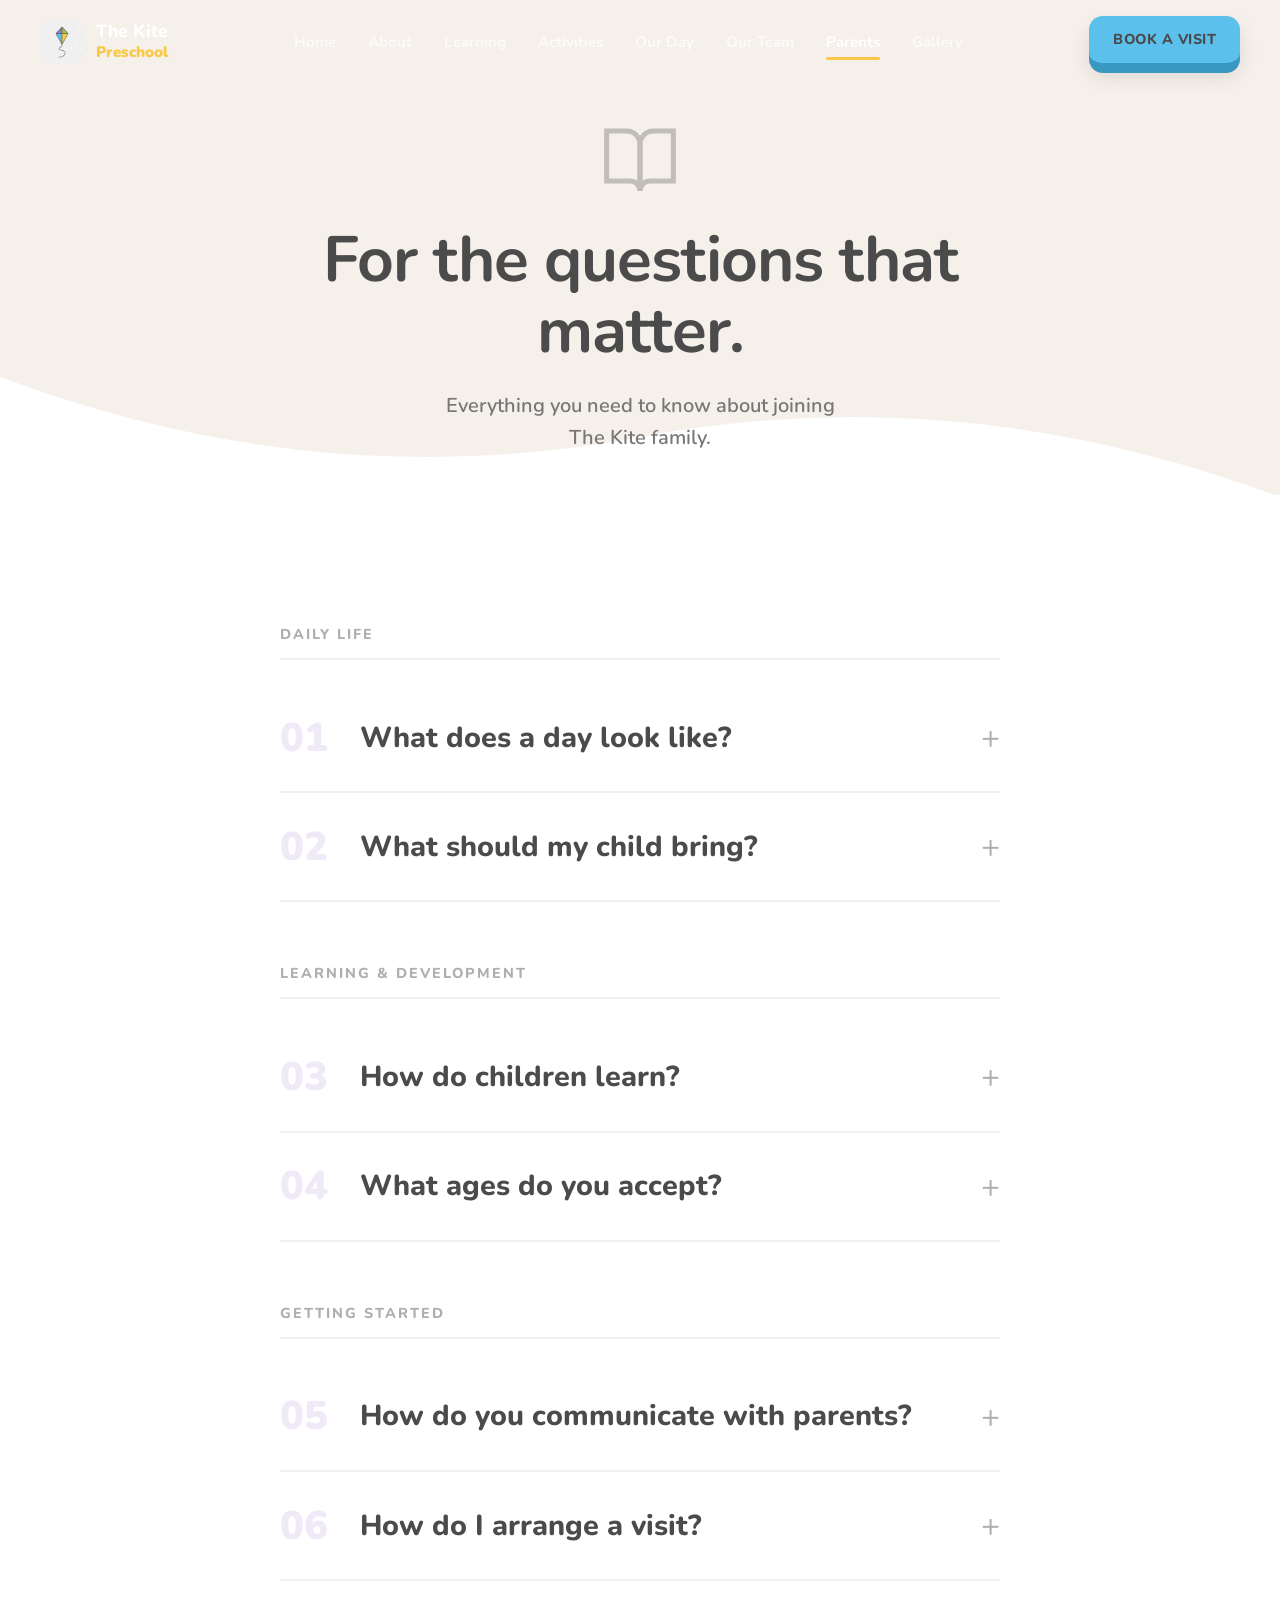
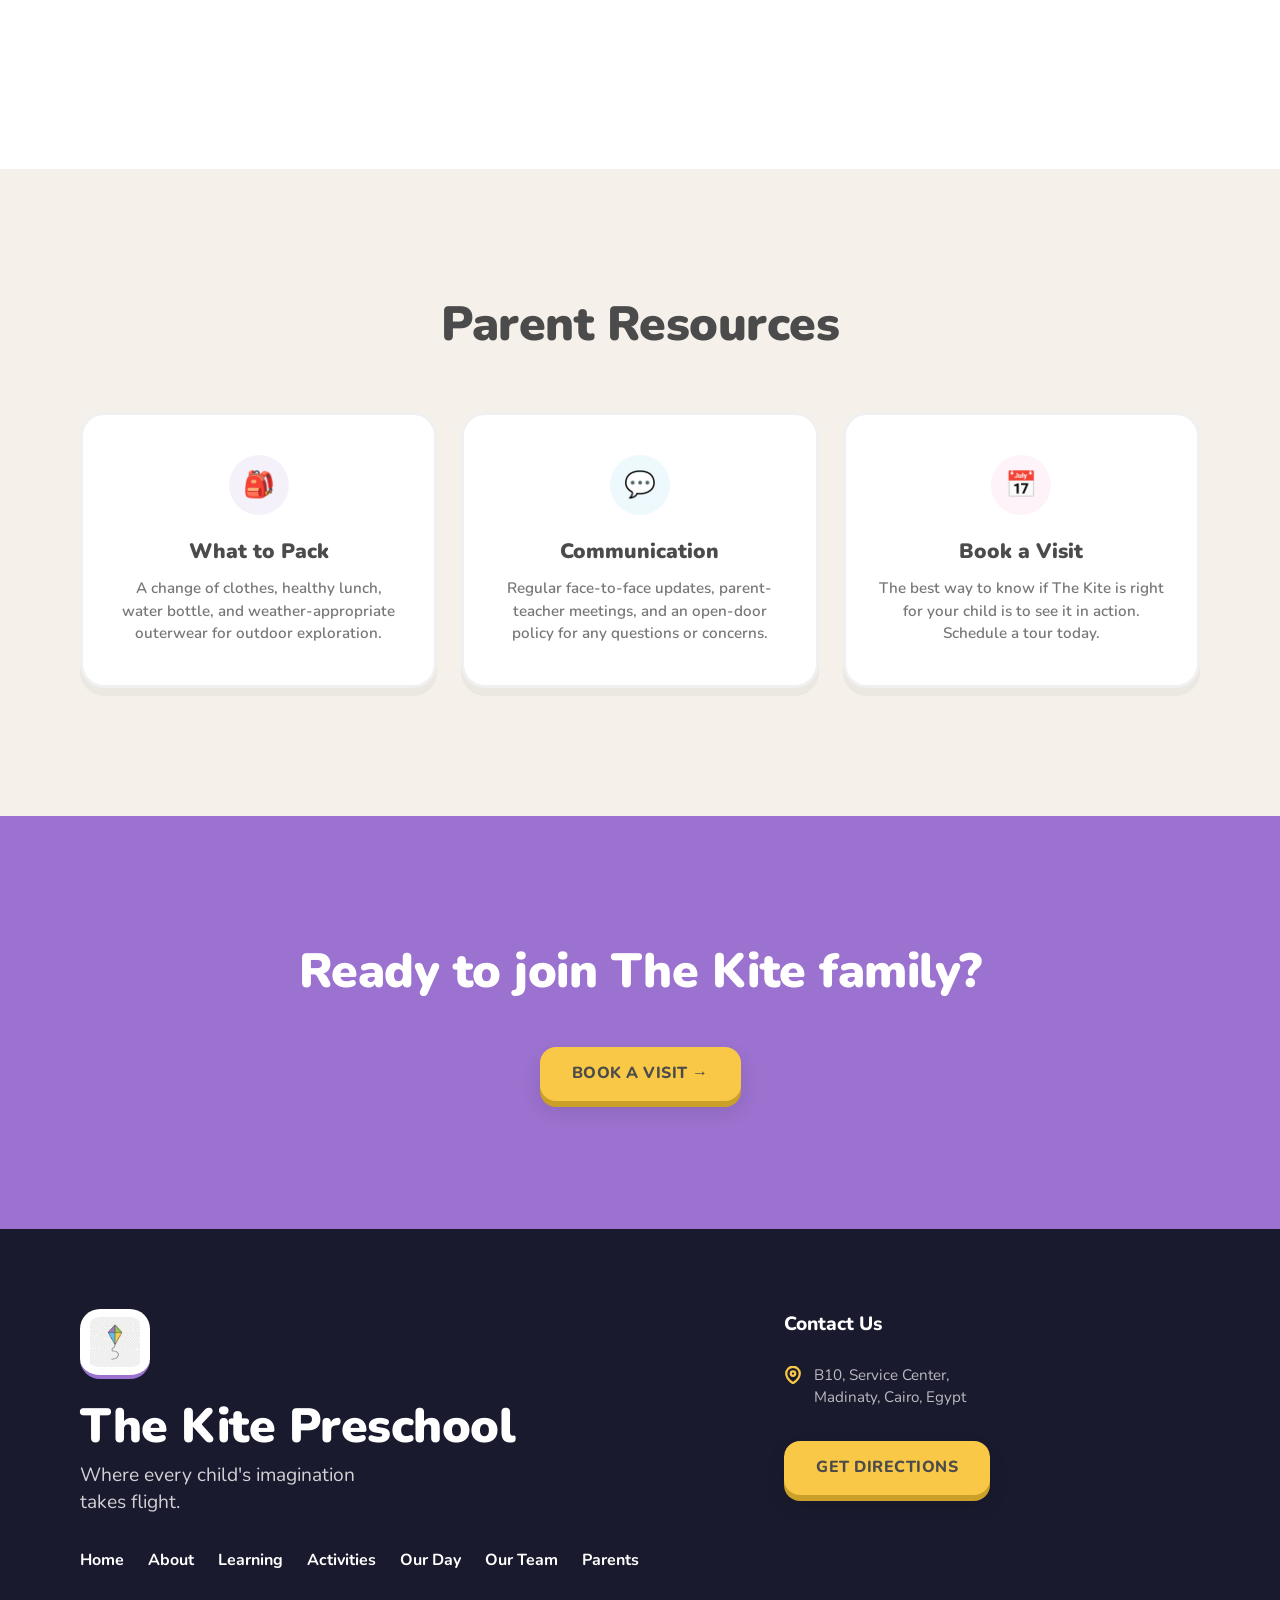
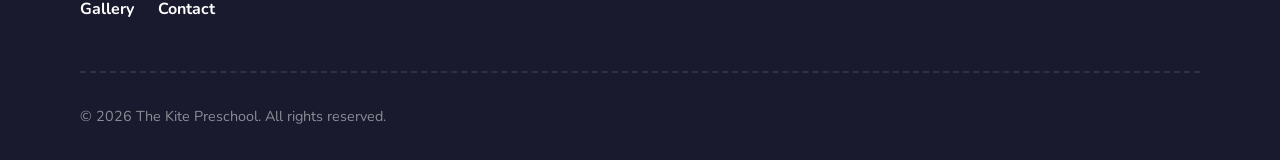
<file: parents.html>
<!DOCTYPE html>
<html lang="en">
<head>
    <meta charset="UTF-8">
    <meta name="viewport" content="width=device-width, initial-scale=1.0">
    <title>Parents | The Kite Preschool</title>
    <meta name="description" content="Everything parents need to know about The Kite Preschool — FAQs, what to bring, our communication approach, and how to book a visit.">
    <link rel="preconnect" href="https://fonts.googleapis.com">
    <link rel="preconnect" href="https://fonts.gstatic.com" crossorigin>
    <link href="https://fonts.googleapis.com/css2?family=Nunito:wght@400;600;700;800;900&display=swap" rel="stylesheet">
    <link rel="stylesheet" href="styles.css">
    <link rel="icon" href="assets/images/logo.png" type="image/png">
</head>
<body>

    <!-- ═══════════════════ NAVIGATION ═══════════════════ -->
    <nav id="main-nav" class="nav">
        <div class="nav__inner">
            <a href="index.html" class="nav__logo" aria-label="The Kite Preschool Home">
                <img src="assets/images/logo.png" alt="The Kite Preschool Logo" class="nav__logo-img">
                <span class="nav__logo-text">The Kite<br><span class="nav__logo-accent">Preschool</span></span>
            </a>
            <ul class="nav__links" id="nav-links">
                <li><a href="index.html" class="nav__link">Home</a></li>
                <li><a href="about.html" class="nav__link">About</a></li>
                <li><a href="learning.html" class="nav__link">Learning</a></li>
                <li><a href="activities.html" class="nav__link">Activities</a></li>
                <li><a href="our-day.html" class="nav__link">Our Day</a></li>
                <li><a href="our-team.html" class="nav__link">Our Team</a></li>
                <li><a href="parents.html" class="nav__link active">Parents</a></li>
                <li><a href="gallery.html" class="nav__link">Gallery</a></li>
            </ul>
            <a href="contact.html" class="btn btn--primary nav__cta">Book a Visit</a>
            <button class="nav__hamburger" id="nav-hamburger" aria-label="Toggle navigation menu"><span></span><span></span><span></span></button>
        </div>
    </nav>

    <!-- ═══════════════════ HERO — Light/Minimal ═══════════════════ -->
    <section class="hero hero--parents">
        <div class="hero__content" style="display: block; max-width: 800px; margin: 0 auto; padding: 0 40px;">
            <div class="hero__decor-icon reveal-scale" aria-hidden="true">
                <svg viewBox="0 0 24 24" fill="none" stroke="var(--text-dark)" stroke-width="1.5"><path d="M2 3h6a4 4 0 0 1 4 4v14a3 3 0 0 0-3-3H2z"/><path d="M22 3h-6a4 4 0 0 0-4 4v14a3 3 0 0 1 3-3h7z"/></svg>
            </div>
            <h1 class="hero__headline reveal-bounce">For the questions that matter.</h1>
            <p class="hero__subtext reveal-up" style="margin: 0 auto 40px; font-size: 1.25rem;">Everything you need to know about joining The Kite family.</p>
        </div>
        <div class="hero__wave" aria-hidden="true" style="bottom: -2px;">
            <svg viewBox="0 0 1440 120" fill="none" preserveAspectRatio="none" display="block">
                <path d="M0,0 Q360,120 720,60 T1440,120 L1440,120 L0,120 Z" fill="#ffffff"/>
            </svg>
        </div>
    </section>

    <!-- ═══════════════════ ENHANCED FAQ ═══════════════════ -->
    <section style="background: #fff; position: relative; z-index: 10;">
        <div class="faq-enhanced">

            <!-- Category: Daily Life -->
            <div class="faq-category">
                <div class="faq-category__title">Daily Life</div>

                <details class="faq-enhanced-item reveal-up">
                    <summary>
                        <span class="faq-enhanced-item__number">01</span>
                        What does a day look like?
                    </summary>
                    <div class="faq-enhanced-content">
                        Our day balances structured group activities with generous blocks of self-directed play. Children arrive and settle in, move between creative and cognitive learning centers, spend significant time outdoors, and engage in social routines like shared meals and story time.<br><br>
                        <a href="our-day.html" style="color: var(--purple); text-decoration: underline; font-weight: 700;">See our full day structure &rarr;</a>
                    </div>
                </details>

                <details class="faq-enhanced-item reveal-up" style="animation-delay: 0.05s;">
                    <summary>
                        <span class="faq-enhanced-item__number">02</span>
                        What should my child bring?
                    </summary>
                    <div class="faq-enhanced-content">
                        A comfortable change of clothes (learning can be messy!), a healthy packed lunch and snacks, a water bottle, and appropriate outerwear for outdoor play regardless of the weather.
                    </div>
                </details>
            </div>

            <!-- Category: Learning -->
            <div class="faq-category">
                <div class="faq-category__title">Learning & Development</div>

                <details class="faq-enhanced-item reveal-up">
                    <summary>
                        <span class="faq-enhanced-item__number">03</span>
                        How do children learn?
                    </summary>
                    <div class="faq-enhanced-content">
                        Children learn through hands-on play. By providing a rich environment filled with engaging materials, children naturally develop cognitive, physical, and emotional skills while doing what they do best: playing.
                    </div>
                </details>

                <details class="faq-enhanced-item reveal-up" style="animation-delay: 0.05s;">
                    <summary>
                        <span class="faq-enhanced-item__number">04</span>
                        What ages do you accept?
                    </summary>
                    <div class="faq-enhanced-content">
                        We welcome children starting from 1.5 years old in our Playgroup, up to 5 years old in our Senior classes.
                    </div>
                </details>
            </div>

            <!-- Category: Getting Started -->
            <div class="faq-category">
                <div class="faq-category__title">Getting Started</div>

                <details class="faq-enhanced-item reveal-up">
                    <summary>
                        <span class="faq-enhanced-item__number">05</span>
                        How do you communicate with parents?
                    </summary>
                    <div class="faq-enhanced-content">
                        We believe in open, honest, and direct communication. You will speak with your child's teacher during drop-off and pick-up, receive regular informal updates about their developmental milestones, and attend scheduled parent-teacher meetings.
                    </div>
                </details>

                <details class="faq-enhanced-item reveal-up" style="animation-delay: 0.05s;">
                    <summary>
                        <span class="faq-enhanced-item__number">06</span>
                        How do I arrange a visit?
                    </summary>
                    <div class="faq-enhanced-content">
                        The best way to understand our approach is to see it in action. You can book a visit through our <a href="contact.html" style="color: var(--purple); text-decoration: underline; font-weight: 700;">contact form</a>, or reach out to us directly via phone or WhatsApp.
                    </div>
                </details>
            </div>

        </div>
    </section>

    <!-- ═══════════════════ RESOURCE CARDS ═══════════════════ -->
    <section style="background: var(--bg-cream); padding: var(--section-pad) 0; position: relative; z-index: 10;">
        <div style="text-align: center; max-width: 600px; margin: 0 auto 60px; padding: 0 40px;">
            <h2 class="section-heading reveal-bounce">Parent Resources</h2>
        </div>
        <div class="resource-cards">
            <div class="resource-card reveal-scale">
                <div class="resource-card__icon" style="background: rgba(155,114,207,0.1);">🎒</div>
                <div class="resource-card__title">What to Pack</div>
                <div class="resource-card__desc">A change of clothes, healthy lunch, water bottle, and weather-appropriate outerwear for outdoor exploration.</div>
            </div>
            <div class="resource-card reveal-scale" style="animation-delay: 0.1s;">
                <div class="resource-card__icon" style="background: rgba(91,192,235,0.1);">💬</div>
                <div class="resource-card__title">Communication</div>
                <div class="resource-card__desc">Regular face-to-face updates, parent-teacher meetings, and an open-door policy for any questions or concerns.</div>
            </div>
            <div class="resource-card reveal-scale" style="animation-delay: 0.2s;">
                <div class="resource-card__icon" style="background: rgba(232,142,191,0.1);">📅</div>
                <div class="resource-card__title">Book a Visit</div>
                <div class="resource-card__desc">The best way to know if The Kite is right for your child is to see it in action. Schedule a tour today.</div>
            </div>
        </div>
    </section>

    <!-- ═══════════════════ PARENT CTA ═══════════════════ -->
    <section style="background: var(--purple); padding: var(--section-pad) 40px; text-align: center; color: #fff;">
        <h2 class="section-heading section-heading--light reveal-bounce" style="color: #fff;">Ready to join The Kite family?</h2>
        <a href="contact.html" class="btn btn--directions reveal-up" style="margin-top: 24px; display: inline-block;">Book a Visit &rarr;</a>
    </section>

    <!-- ═══════════════════ FOOTER ═══════════════════ -->
    <footer id="footer" class="footer" style="margin-top: 0;">
        <div class="footer__inner">
            <div class="footer__top">
                <div class="footer__brand">
                    <img src="assets/images/logo.png" alt="The Kite Preschool" class="footer__logo">
                    <h2 class="section-heading section-heading--light" style="margin-bottom:8px;">The Kite Preschool</h2>
                    <p class="footer__tagline">Where every child's imagination takes flight.</p>
                    <div class="footer__nav-links">
                        <a href="index.html">Home</a> <a href="about.html">About</a> <a href="learning.html">Learning</a> <a href="activities.html">Activities</a> <a href="our-day.html">Our Day</a> <a href="our-team.html">Our Team</a> <a href="parents.html">Parents</a> <a href="gallery.html">Gallery</a> <a href="contact.html">Contact</a>
                    </div>
                </div>
                <div class="footer__info">
                    <div class="footer__col">
                        <h3 class="footer__col-title">Contact Us</h3>
                        <ul class="footer__list footer__list--contact">
                            <li><svg width="18" height="18" viewBox="0 0 24 24" fill="none" stroke="currentColor" stroke-width="3" stroke-linecap="round" stroke-linejoin="round"><path d="M21 10c0 7-9 13-9 13s-9-6-9-13a9 9 0 0 1 18 0z"/><circle cx="12" cy="10" r="3"/></svg><span>B10, Service Center,<br>Madinaty, Cairo, Egypt</span></li>
                        </ul>
                        <a href="contact.html" class="btn btn--directions" id="directions-btn">Get Directions</a>
                    </div>
                </div>
            </div>
            <div class="footer__bottom">
                <div class="footer__copy">&copy; 2026 The Kite Preschool. All rights reserved.</div>
            </div>
        </div>
    </footer>

    <script src="script.js"></script>
    <script>
        // Accordion: only one detail open at a time
        const details = document.querySelectorAll('.faq-enhanced-item');
        details.forEach(targetDetail => {
            targetDetail.addEventListener('click', () => {
                details.forEach(detail => {
                    if (detail !== targetDetail) { detail.removeAttribute('open'); }
                });
            });
        });
    </script>
</body>
</html>
</file>
<file: styles.css>
/* ═══════════════════════════════════════════════════════════
   THE KITE PRESCHOOL — Stylesheet v6 — Magic & Fixes
   ═══════════════════════════════════════════════════════════ */

:root {
    --bg-dark: #1a1a2e;
    --bg-light: #ffffff;
    --bg-cream: #F5F0EA;
    --purple: #9B72CF;
    --purple-dark: #7a50ad;
    --green: #8BC53F;
    --green-dark: #669628;
    --blue: #5BC0EB;
    --blue-dark: #3a98c0;
    --yellow: #F9C846;
    --yellow-dark: #cba028;
    --pink: #E88EBF;
    --pink-dark: #ba6493;
    
    --font-display: 'Nunito', sans-serif;
    --font-body: 'Nunito', sans-serif;
    
    --text-dark: #4b4b4b;
    --text-body: #777777;
    --text-muted: #afafaf;
    --text-light: #ffffff;
    --text-light-muted: rgba(255,255,255,0.7);
    
    --section-pad: clamp(80px, 10vw, 140px);
    --container-max: 1200px;
    --container-wide: 1400px;
    
    --bounce: cubic-bezier(0.175, 0.885, 0.32, 1.275);
    --ease: cubic-bezier(0.25,0.46,0.45,0.94);
}

*, *::before, *::after { margin: 0; padding: 0; box-sizing: border-box; }
html { scroll-behavior: smooth; -webkit-font-smoothing: antialiased; }
body { font-family: var(--font-body); font-size: 17px; line-height: 1.6; color: var(--text-body); background: var(--bg-light); overflow-x: hidden; position: relative; }
img { max-width: 100%; display: block; }
a { text-decoration: none; color: inherit; transition: all 0.2s var(--ease); }
ul { list-style: none; }

/* ──── SCROLLBAR CUSTOMIZATION ──── */
/* Removed custom scrollbar for better native experience and responsiveness */

/* ──── Section Labels ──── */
.section-label { display: inline-block; font-family: var(--font-display); font-weight: 800; font-size: 0.85rem; letter-spacing: 2px; text-transform: uppercase; color: var(--text-muted); margin-bottom: 12px; }
.section-label--light { color: var(--yellow); }
.section-heading { font-family: var(--font-display); font-weight: 900; font-size: clamp(2rem, 5vw, 3rem); line-height: 1.15; color: var(--text-dark); margin-bottom: 24px; letter-spacing: -0.5px; }
.section-heading--light { color: var(--text-light); }
.page-header { background: var(--bg-dark); padding: 180px 40px 100px; text-align: center; position: relative; overflow: hidden; }
.page-header__title { font-family: var(--font-display); font-weight: 900; font-size: clamp(2.5rem, 6vw, 4rem); color: var(--text-light); position: relative; z-index: 2; }

/* ──── Reveal ──── */
.reveal-up { opacity: 0; transform: translateY(30px); transition: opacity 0.6s var(--ease), transform 0.6s var(--ease); }
.reveal-up.visible { opacity: 1; transform: translateY(0); }
.reveal-scale { opacity: 0; transform: scale(0.9); transition: opacity 0.6s var(--bounce), transform 0.6s var(--bounce); }
.reveal-scale.visible { opacity: 1; transform: scale(1); }
.reveal-bounce { opacity: 0; transform: translateY(40px) scale(0.95); transition: opacity 0.7s ease, transform 0.7s var(--bounce); }
.reveal-bounce.visible { opacity: 1; transform: translateY(0) scale(1); }

/* ──── Duolingo Buttons ──── */
.btn { display: inline-flex; align-items: center; justify-content: center; gap: 8px; font-family: var(--font-display); font-weight: 800; font-size: 1rem; padding: 14px 32px; border-radius: 16px; cursor: pointer; transition: transform 0.1s linear, background-color 0.2s; border: none; text-transform: uppercase; letter-spacing: 0.5px; }
.btn--primary { background: var(--blue); color: var(--text-dark); box-shadow: 0 6px 0 var(--blue-dark), 0 10px 20px rgba(0,0,0,0.1); }
.btn--primary:hover { transform: translateY(-2px); box-shadow: 0 8px 0 var(--blue-dark), 0 12px 24px rgba(0,0,0,0.15); filter: brightness(1.05); }
.btn--primary:active { transform: translateY(4px); box-shadow: 0 2px 0 var(--blue-dark); }
.btn--secondary { background: transparent; color: var(--text-light); border: 2px solid rgba(255,255,255,0.3); }
.btn--secondary:hover { background: rgba(255,255,255,0.1); border-color: rgba(255,255,255,0.5); }
.btn--directions { background: var(--yellow); color: var(--text-dark); box-shadow: 0 6px 0 var(--yellow-dark), 0 10px 20px rgba(0,0,0,0.1); }
.btn--directions:hover { transform: translateY(-2px); box-shadow: 0 8px 0 var(--yellow-dark), 0 12px 24px rgba(0,0,0,0.15); filter: brightness(1.05); }
.btn--directions:active { transform: translateY(4px); box-shadow: 0 2px 0 var(--yellow-dark); }
.btn--ghost:hover { background-color: rgba(255,255,255,0.1); border-color: rgba(255,255,255,0.6); border-bottom-color: rgba(255,255,255,0.6); }
.btn--ghost:active { transform: translateY(4px); border-bottom-width: 0px; margin-bottom: 4px; }

/* ═══════════════════════════════════════════════════════════
   DECORATIVE SVG ELEMENTS & ANIMATIONS
   ═══════════════════════════════════════════════════════════ */
.decor { position: fixed; inset: 0; pointer-events: none; z-index: 5; overflow: hidden; }
.decor > * { position: absolute; will-change: transform; }
.decor__planet--1 { top: 8%; right: 5%; animation: floatSlow 10s ease-in-out infinite; }
.decor__planet--2 { top: 55%; left: 3%; animation: floatSlow 12s ease-in-out infinite 3s; }
.decor__ring--1 { top: 15%; left: -30px; animation: ringDrift 20s ease-in-out infinite; }
.decor__ring--2 { top: 40%; right: -50px; animation: ringDrift 25s ease-in-out infinite 5s; }
.decor__dot--1 { width: 14px; height: 14px; background: var(--pink); border-radius: 50%; opacity: 0.5; top: 12%; left: 15%; animation: dotBounce 4s ease-in-out infinite; }
.decor__dot--2 { width: 10px; height: 10px; background: var(--yellow); border-radius: 50%; opacity: 0.6; top: 30%; right: 8%; animation: dotBounce 5s ease-in-out infinite 1s; }
.decor__dot--3 { width: 12px; height: 12px; background: var(--green); border-radius: 50%; opacity: 0.45; top: 50%; left: 6%; animation: dotBounce 3.5s ease-in-out infinite 0.5s; }
.decor__star--1 { top: 20%; right: 20%; animation: twinkle 4s ease-in-out infinite; }
.decor__star--2 { top: 60%; right: 10%; animation: twinkle 5s ease-in-out infinite 2s; }

/* New floating elements: Balloons & Birds */
.decor__balloon { width: 40px; height: 50px; border-radius: 50% 50% 50% 50% / 40% 40% 60% 60%; position: absolute; opacity: 0.7; animation: floatUp 20s linear infinite; }
.decor__balloon::after { content: ''; position: absolute; bottom: -15px; left: 50%; width: 2px; height: 20px; background: rgba(0,0,0,0.1); }
.decor__balloon--1 { background: var(--pink); left: 10%; bottom: -10%; animation-duration: 25s; }
.decor__balloon--2 { background: var(--blue); right: 20%; bottom: -20%; animation-duration: 30s; animation-delay: 5s; }
.decor__balloon--3 { background: var(--yellow); left: 40%; bottom: -15%; animation-duration: 22s; animation-delay: 12s; }
@keyframes floatUp { 0% { transform: translateY(100vh) rotate(5deg); } 100% { transform: translateY(-100vh) rotate(-5deg); } }

/* Birds flying across */
.decor__bird { width: 30px; height: 15px; position: absolute; animation: flyAcross 25s linear infinite; opacity: 0.4; }
.decor__bird svg { width: 100%; height: 100%; fill: none; stroke: var(--text-muted); stroke-width: 3; stroke-linecap: round; }
.decor__bird--1 { top: 25%; left: -10%; animation-duration: 35s; }
.decor__bird--2 { top: 65%; left: -10%; animation-duration: 40s; animation-delay: 15s; }
@keyframes flyAcross { 0% { transform: translateX(-10vw) translateY(0) scale(1); } 50% { transform: translateX(50vw) translateY(-50px) scale(1.2); } 100% { transform: translateX(110vw) translateY(0) scale(1); } }

@keyframes floatSlow { 0%, 100% { transform: translateY(0) rotate(0); } 50% { transform: translateY(-15px) rotate(5deg); } }
@keyframes ringDrift { 0%, 100% { transform: translate(0,0); } 50% { transform: translate(10px, -10px); } }
@keyframes dotBounce { 0%, 100% { transform: translateY(0); } 50% { transform: translateY(-8px); } }
@keyframes twinkle { 0%, 100% { opacity: 0.3; transform: scale(1) rotate(0); } 50% { opacity: 1; transform: scale(1.2) rotate(15deg); } }

/* Clouds */
.clouds-layer { position: fixed; inset: 0; pointer-events: none; z-index: 0; overflow: hidden; }
.cloud { position: absolute; will-change: transform; color: rgba(26,26,46,0.03); }
.cloud svg { width: 100%; height: 100%; }
.cloud--1 { width: 220px; top: 15%; left: -220px; animation: cloudDrift 40s linear infinite; }
.cloud--2 { width: 180px; top: 60%; left: -180px; animation: cloudDrift 50s linear infinite 15s; }
@keyframes cloudDrift { 0% { transform: translateX(0); } 100% { transform: translateX(calc(100vw + 400px)); } }

/* Kite String, Scrolling Element */
/* FIXED positioning -> ABSOLUTE positioning so they scroll naturally with the page */
.kite-string-svg { position: absolute; top: 0; left: 0; width: 100%; height: 100%; pointer-events: none; z-index: 9998; }
.scrolling-element { position: absolute; top: 0; left: 0; z-index: 9999; pointer-events: none; will-change: transform; margin-top: -55px; margin-left: -40px; }

/* ═══════════════════════════════════════════════════════════
   NAV
   ═══════════════════════════════════════════════════════════ */
.nav { position: fixed; top: 0; left: 0; width: 100%; z-index: 10000; padding: 16px 0; transition: all 0.3s; }
.nav.scrolled { background: #ffffff; padding: 10px 0; box-shadow: 0 4px 12px rgba(0,0,0,0.05); }
.nav.scrolled .nav__logo-text { color: var(--text-dark); }
.nav.scrolled .nav__link { color: var(--text-body); }
.nav.scrolled .nav__link:hover, .nav.scrolled .nav__link.active { color: var(--text-dark); }
.nav.scrolled .nav__hamburger span { background: var(--text-dark); }
.nav__inner { max-width: var(--container-wide); margin: 0 auto; padding: 0 40px; display: flex; align-items: center; justify-content: space-between; }
.nav__logo { display: flex; align-items: center; gap: 12px; }
.nav__logo-img { width: 44px; height: 44px; border-radius: 12px; object-fit: contain; }
.nav__logo-text { font-family: var(--font-display); font-weight: 800; font-size: 1.1rem; line-height: 1.15; color: var(--text-light); transition: color 0.3s; }
.nav__logo-accent { font-weight: 900; color: var(--yellow); font-size: 0.95rem; }
.nav__links { display: flex; align-items: center; gap: 32px; }
.nav__link { font-family: var(--font-display); font-weight: 700; font-size: 0.95rem; color: var(--text-light-muted); position: relative; padding: 4px 0; transition: color 0.3s; }
.nav__link::after { content: ''; position: absolute; bottom: -4px; left: 0; width: 0%; height: 3px; background: var(--yellow); border-radius: 2px; transition: width 0.3s var(--bounce); }
.nav__link:hover, .nav__link.active { color: var(--text-light); }
.nav__link:hover::after, .nav__link.active::after { width: 100%; }
.nav__cta { font-size: 0.9rem; padding: 12px 24px; border-radius: 14px; border-bottom-width: 4px; border-bottom-style: solid; border-color: var(--blue-dark); }
.nav__hamburger { display: none; flex-direction: column; gap: 5px; background: none; border: none; cursor: pointer; padding: 4px; }
.nav__hamburger span { width: 24px; height: 3px; background: var(--text-light); border-radius: 2px; transition: all 0.3s var(--ease); transform-origin: center; }

/* ═══════════════════════════════════════════════════════════
   HERO
   ═══════════════════════════════════════════════════════════ */
.hero { position: relative; min-height: 100vh; background: var(--bg-dark); display: flex; align-items: center; overflow: hidden; padding-top: 80px; z-index: 1; }
.hero__content { position: relative; z-index: 10; max-width: var(--container-wide); margin: 0 auto; padding: 0 40px; display: grid; grid-template-columns: 1fr 1fr; align-items: center; gap: 60px; width: 100%; }
.hero__text { position: relative; z-index: 10; }
.hero__headline { font-size: clamp(2.8rem, 6vw, 4.8rem); line-height: 1.1; color: var(--text-light); margin-bottom: 24px; letter-spacing: -1px; }
.hero__headline--italic { color: var(--yellow); font-style: normal; }
.hero__subtext { font-size: clamp(1.1rem, 1.5vw, 1.3rem); font-weight: 600; color: var(--text-light-muted); margin-bottom: 40px; max-width: 420px; line-height: 1.6; }
.hero__actions { display: flex; gap: 16px; flex-wrap: wrap; }
.hero__image-wrapper { position: relative; display: flex; align-items: center; justify-content: center; }
.hero__image-frame { position: relative; width: clamp(320px, 28vw, 480px); height: clamp(380px, 32vw, 560px); border-radius: 40px; overflow: hidden; border: 8px solid #fff; box-shadow: 0 24px 0px rgba(0,0,0,0.2); transform: rotate(3deg); transition: transform 0.4s var(--bounce); }
.hero__image-frame:hover { transform: rotate(0deg) scale(1.02); }
.hero__image { width: 100%; height: 100%; object-fit: cover; }
.hero__blob { position: absolute; border-radius: 50%; z-index: -1; animation: blobWobble 6s ease-in-out infinite; }
.hero__blob--pink { width: 180px; height: 180px; background: var(--pink); top: -20px; right: -40px; }
.hero__blob--yellow { width: 120px; height: 120px; background: var(--yellow); bottom: 20px; left: -60px; animation-delay: 2s; }
.hero__wave { position: absolute; bottom: -2px; left: 0; width: 100%; z-index: 3; line-height: 0; }
.hero__wave svg { width: 100%; height: 120px; display: block; }

/* ═══════════════════════════════════════════════════════════
   PHILOSOPHY / ABOUT
   ═══════════════════════════════════════════════════════════ */
.philosophy { background: var(--bg-light); padding: var(--section-pad) 0; position: relative; z-index: 1; }
.philosophy__inner { position: relative; z-index: 10; max-width: var(--container-max); margin: 0 auto; padding: 0 40px; display: grid; grid-template-columns: 1fr 1.15fr; gap: 80px; align-items: center; }
.philosophy__image-mask { position: relative; width: 100%; max-width: 460px; aspect-ratio: 4/5; border-radius: 40px; border: 8px solid #fff; box-shadow: 0 16px 0px rgba(0,0,0,0.06); overflow: hidden; transform: rotate(-3deg); transition: transform 0.4s var(--bounce); }
.philosophy__image-mask:hover { transform: rotate(0deg) scale(1.02); }
.philosophy__image { width: 100%; height: 100%; object-fit: cover; }
.philosophy__body { font-size: 1.05rem; font-weight: 600; color: var(--text-body); margin-bottom: 24px; max-width: 520px; }
.philosophy__stats { display: flex; gap: 40px; margin-top: 40px; padding-top: 32px; border-top: 3px dashed rgba(0,0,0,0.06); }
.philosophy__stat-number { display: block; font-family: var(--font-display); font-weight: 900; font-size: 2.8rem; color: var(--purple); line-height: 1; letter-spacing: -1px; }

/* ═══════════════════════════════════════════════════════════
   CLASSES 
   ═══════════════════════════════════════════════════════════ */
.classes { background: var(--bg-light); padding: var(--section-pad) 0; position: relative; z-index: 1; }
.classes__header { position: relative; z-index: 10; text-align: center; max-width: 600px; margin: 0 auto 60px; padding: 0 40px; }
.classes__grid { position: relative; z-index: 10; max-width: var(--container-wide); margin: 0 auto; padding: 0 40px; display: grid; grid-template-columns: repeat(4, 1fr); gap: 36px; }
.class-card { text-align: center; cursor: pointer; background: #fff; padding: 32px 20px; border-radius: 32px; border: 3px solid transparent; border-bottom-width: 8px; transition: transform 0.2s, border-color 0.2s, margin-top 0.2s, border-bottom-width 0.2s; box-shadow: 0 4px 12px rgba(0,0,0,0.04); }
.class-card:hover { transform: translateY(-4px); }
.class-card:active { transform: translateY(4px); border-bottom-width: 3px; margin-bottom: 5px; }

.class-card__frame { width: 100%; aspect-ratio: 4/3; border-radius: 24px; margin: 0 auto 24px; overflow: hidden; position: relative; box-shadow: 0 8px 0px rgba(0,0,0,0.06); transition: transform 0.4s var(--bounce); }
.class-card:hover .class-card__frame { transform: scale(1.05); }
.class-card[data-color="purple"]:hover { border-color: var(--purple); border-bottom-color: var(--purple-dark); }
.class-card__frame--purple { border: 6px solid var(--purple); }
.class-card[data-color="green"]:hover { border-color: var(--green); border-bottom-color: var(--green-dark); }
.class-card__frame--green { border: 6px solid var(--green); }
.class-card[data-color="blue"]:hover { border-color: var(--blue); border-bottom-color: var(--blue-dark); }
.class-card__frame--blue { border: 6px solid var(--blue); }
.class-card[data-color="yellow"]:hover { border-color: var(--yellow); border-bottom-color: var(--yellow-dark); }
.class-card__frame--yellow { border: 6px solid var(--yellow); }
.class-card__image { width: 100%; height: 100%; object-fit: cover; }
.class-card__pill { display: inline-block; font-family: var(--font-display); font-weight: 800; font-size: 0.8rem; padding: 6px 20px; border-radius: 50px; margin-bottom: 16px; color: #fff; letter-spacing: 0.5px; }
.class-card__pill--purple { background: var(--purple); }
.class-card__pill--green { background: var(--green); }
.class-card__pill--blue { background: var(--blue); }
.class-card__pill--yellow { background: var(--yellow); color: var(--text-dark); }
.class-card__title { font-family: var(--font-display); font-weight: 900; font-size: 1.4rem; color: var(--text-dark); margin-bottom: 8px; }

/* ═══════════════════════════════════════════════════════════
   VALUES CAROUSEL (Interactive)
   ═══════════════════════════════════════════════════════════ */
.values { background: var(--bg-cream); padding: var(--section-pad) 0; position: relative; z-index: 2; overflow: hidden; }
.values__inner { max-width: var(--container-max); margin: 0 auto; padding: 0 40px; position: relative; }
.values__header { margin-bottom: 48px; text-align: center; }
.values__carousel { display: grid; grid-template-columns: 1fr 1fr; gap: 60px; align-items: center; }

/* Left side: Image Display */
.values__image-display { position: relative; width: 100%; aspect-ratio: 1/1; border-radius: 50%; border: 12px solid #fff; box-shadow: 0 20px 0px rgba(0,0,0,0.1); overflow: hidden; }
.values__image { position: absolute; inset: 0; width: 100%; height: 100%; object-fit: cover; opacity: 0; transform: scale(1.1); transition: opacity 0.5s ease, transform 0.5s ease; }
.values__image.active { opacity: 1; transform: scale(1); z-index: 2; }

/* Right side: Interactive List */
.values__list { display: flex; flex-direction: column; gap: 16px; }
.value-item { display: flex; gap: 20px; align-items: flex-start; padding: 20px; background: #fff; border-radius: 40px; cursor: pointer; border: 3px solid transparent; border-bottom: 6px solid rgba(0,0,0,0.06); transition: all 0.3s var(--bounce); opacity: 0.6; filter: grayscale(1); }
.value-item.active { opacity: 1; filter: grayscale(0); transform: translateX(-20px); border-color: var(--blue); border-bottom-color: var(--blue-dark); }
.value-item:hover:not(.active) { opacity: 0.9; transform: translateY(-4px); }
.value-item__num { width: 64px; height: 64px; border-radius: 50%; display: flex; align-items: center; justify-content: center; font-family: var(--font-display); font-weight: 900; font-size: 1.5rem; color: #fff; box-shadow: inset 0 -4px 0 rgba(0,0,0,0.15); flex-shrink: 0; }
.value-item:nth-child(1) .value-item__num { background: var(--purple); }
.value-item:nth-child(2) .value-item__num { background: var(--blue); }
.value-item:nth-child(3) .value-item__num { background: var(--green); }
.value-item:nth-child(4) .value-item__num { background: var(--yellow); color: var(--text-dark); }
.value-item__content { flex: 1; display: flex; flex-direction: column; justify-content: center; min-height: 64px; }
.value-item__title { font-family: var(--font-display); font-weight: 900; font-size: 1.4rem; color: var(--text-dark); margin: 0; }
.value-item__desc { max-height: 0; opacity: 0; overflow: hidden; transition: all 0.4s var(--ease); font-size: 0.95rem; line-height: 1.5; color: var(--text-body); margin-top: 0; font-weight: 600; }
.value-item.active .value-item__desc { max-height: 120px; opacity: 1; margin-top: 8px; }

/* ═══════════════════════════════════════════════════════════
   ADMISSIONS (Dark)
   ═══════════════════════════════════════════════════════════ */
.admissions { position: relative; background: var(--bg-dark); padding: 160px 0 var(--section-pad); z-index: 1; }
.admissions__wave-top { position: absolute; top: -2px; left: 0; width: 100%; line-height: 0; z-index: 3; transform: translateY(-98%); }
.admissions__wave-top svg { width: 100%; height: 100px; }
.admissions__inner { position: relative; z-index: 10; max-width: var(--container-max); margin: 0 auto; padding: 0 40px; display: grid; grid-template-columns: 1fr 1.2fr; gap: 80px; align-items: center; }
.admissions__image-frame { border-radius: 32px; border: 8px solid rgba(255,255,255,0.1); box-shadow: 0 20px 0px rgba(0,0,0,0.3); overflow: hidden; transform: rotate(-2deg); }

.admissions__steps { display: flex; flex-direction: column; gap: 24px; margin-top: 40px; }
.admissions__step { display: flex; gap: 20px; align-items: flex-start; background: rgba(255,255,255,0.05); padding: 24px; border-radius: 24px; border: 2px solid rgba(255,255,255,0.1); transition: transform 0.3s var(--bounce); }
.admissions__step:hover { transform: translateX(10px); background: rgba(255,255,255,0.08); border-color: rgba(255,255,255,0.2); }
.admissions__step-num { width: 48px; height: 48px; border-radius: 50%; background: var(--pink); color: var(--text-dark); display: flex; align-items: center; justify-content: center; font-family: var(--font-display); font-weight: 900; font-size: 1.2rem; flex-shrink: 0; box-shadow: inset 0 -3px 0 rgba(0,0,0,0.1); }
.admissions__step:nth-child(2) .admissions__step-num { background: var(--yellow); }
.admissions__step:nth-child(3) .admissions__step-num { background: var(--green); }
.admissions__step-title { font-family: var(--font-display); font-weight: 800; font-size: 1.2rem; color: var(--text-light); margin: 0 0 8px 0; }
.admissions__step-desc { font-size: 0.95rem; color: rgba(255,255,255,0.7); margin: 0; line-height: 1.5; }

/* ═══════════════════════════════════════════════════════════
   GALLERY
   ═══════════════════════════════════════════════════════════ */
.gallery-section { background: var(--bg-cream); padding: var(--section-pad) 0; position: relative; z-index: 1; }
.gallery-section__grid { position: relative; z-index: 10; max-width: var(--container-wide); margin: 0 auto; padding: 0 40px; display: grid; grid-template-columns: repeat(3, 1fr); grid-auto-rows: 260px; gap: 20px; }
.gallery-section__item { position: relative; border-radius: 24px; overflow: hidden; cursor: pointer; border: 4px solid #fff; box-shadow: 0 8px 0px rgba(0,0,0,0.06); transition: transform 0.2s, margin-top 0.2s; }
.gallery-section__item:hover { transform: translateY(-6px); }
.gallery-section__item img { width: 100%; height: 100%; object-fit: cover; transition: transform 0.4s var(--bounce); }
.gallery-section__item:hover img { transform: scale(1.05); }
.gallery-section__item-overlay { position: absolute; inset: 0; background: linear-gradient(0deg, rgba(26,26,46,0.5) 0%, transparent 40%); display: flex; align-items: flex-end; padding: 24px; opacity: 1; transition: opacity 0.3s; }
.gallery-section__item:hover .gallery-section__item-overlay { background: linear-gradient(0deg, rgba(26,26,46,0.7) 0%, transparent 60%); }
.gallery-section__item-overlay span { font-family: var(--font-display); font-weight: 800; font-size: 1.1rem; color: #fff; text-shadow: 0 2px 4px rgba(0,0,0,0.3); }

/* ═══════════════════════════════════════════════════════════
   FOOTER & MOVING CLOUDS
   ═══════════════════════════════════════════════════════════ */
.footer { position: relative; background: var(--bg-dark); color: var(--text-light); padding-top: 80px; z-index: 20; }
.footer__wave { position: absolute; bottom: 100%; left: 0; width: 100%; line-height: 0; z-index: 3; }
.footer__wave svg { width: 100%; height: 120px; display: block; }
.footer__clouds { position: absolute; bottom: 100%; left: 0; width: 100%; height: 100px; z-index: 4; pointer-events: none; margin-bottom: 10px; }
.footer__cloud { position: absolute; color: #fff; opacity: 0.9; will-change: transform; animation: moveClouds linear infinite; }
.footer__cloud--1 { width: 140px; bottom: 20px; left: -150px; animation-duration: 35s; }
.footer__cloud--2 { width: 100px; bottom: 60px; left: -100px; animation-duration: 45s; animation-delay: 10s; opacity: 0.7; }
.footer__cloud--3 { width: 160px; bottom: 10px; left: -200px; animation-duration: 50s; animation-delay: 20s; }
@keyframes moveClouds { 0% { transform: translateX(0); } 100% { transform: translateX(calc(100vw + 300px)); } }

.footer__inner { max-width: var(--container-max); margin: 0 auto; padding: 0 40px; }
.footer__top { display: grid; grid-template-columns: 1.5fr 1fr; gap: 80px; padding-bottom: 48px; border-bottom: 2px dashed rgba(255,255,255,0.1); }
.footer__logo { width: 70px; height: 70px; border-radius: 20px; object-fit: contain; margin-bottom: 20px; background: #fff; padding: 8px; border-bottom: 4px solid var(--purple); }
.footer__tagline { font-size: 1.2rem; color: rgba(255,255,255,0.8); margin-bottom: 32px; max-width: 300px; line-height: 1.4; }
.footer__nav-links { display: flex; gap: 24px; flex-wrap: wrap; }
.footer__nav-links a { color: #fff; font-weight: 700; font-size: 1rem; position: relative; }
.footer__nav-links a::after { content: ''; position: absolute; bottom: -4px; left: 0; width: 0; height: 3px; background: var(--pink); border-radius: 2px; transition: width 0.3s; }
.footer__nav-links a:hover::after { width: 100%; }
.footer__col-title { font-family: var(--font-display); font-weight: 800; font-size: 1.2rem; color: #fff; margin-bottom: 24px; }
.footer__list { display: flex; flex-direction: column; gap: 16px; margin-bottom: 32px; }
.footer__list li { display: flex; gap: 12px; align-items: flex-start; color: rgba(255,255,255,0.7); font-size: 0.95rem; line-height: 1.5; }
.footer__list li svg { flex-shrink: 0; color: var(--yellow); margin-top: 2px; }
.footer__bottom { display: flex; justify-content: space-between; align-items: center; padding: 32px 0; }
.footer__socials { display: flex; gap: 16px; }
.footer__social-link { width: 48px; height: 48px; border-radius: 50%; background: rgba(255,255,255,0.1); display: flex; align-items: center; justify-content: center; color: #fff; transition: background 0.3s; }
.footer__social-link span { display: none; }
.footer__social-link:hover { background: var(--blue); }
.footer__copy { font-size: 0.9rem; color: rgba(255,255,255,0.5); margin: 0; }

/* ═══════════════════════════════════════════════════════════
   RESPONSIVE
   ═══════════════════════════════════════════════════════════ */
@media (max-width: 1024px) {
    .hero__content { grid-template-columns: 1fr; text-align: center; gap: 40px; }
    .hero__image-wrapper { order: -1; }
    .philosophy__inner { grid-template-columns: 1fr; gap: 48px; text-align: center; }
    .values__carousel { grid-template-columns: 1fr; }
    .values__image-display { max-width: 400px; margin: 0 auto; }
    .value-item.active { transform: translateX(0) scale(1.02); }
    
    /* Additional Responsive Fixes */
    .admissions__inner { grid-template-columns: 1fr; text-align: center; gap: 40px; }
    .admissions__image-frame { order: -1; max-width: 500px; margin: 0 auto; }
    .footer__top { grid-template-columns: 1fr; gap: 40px; text-align: center; border-bottom: none; }
    .footer__logo { margin: 0 auto 20px auto; }
    .footer__tagline { margin: 0 auto 32px auto; }
    .footer__nav-links { justify-content: center; }
    .footer__bottom { flex-direction: column; gap: 20px; text-align: center; }
    .footer__socials { justify-content: center; }
}
@media (max-width: 768px) {
    .nav__links, .nav__cta { display: none; }
    .nav__hamburger { display: flex; }
    .classes__grid { grid-template-columns: repeat(2, 1fr); gap: 24px; }
    .gallery-section__grid { grid-template-columns: 1fr; grid-auto-rows: 200px; }
    .scrolling-kite { display: none; } /* Hide on mobile */
    .kite-child { display: none; }
}
@media (max-width: 480px) {
    .classes__grid { grid-template-columns: 1fr; }
}

/* ═══════════════════════════════════════════════════════════
   EDITORIAL & NEW LAYOUTS
   ═══════════════════════════════════════════════════════════ */
.split-layout { display: grid; grid-template-columns: 1fr 1fr; gap: 80px; align-items: center; max-width: var(--container-max); margin: 0 auto; padding: var(--section-pad) 40px; position: relative; z-index: 10; }
.split-layout--reverse .split-layout__image-wrapper { order: 2; }
.split-layout--reverse .split-layout__text { order: 1; }
.split-layout__image-wrapper { position: relative; width: 100%; aspect-ratio: 4/5; border-radius: 40px; border: 8px solid #fff; box-shadow: 0 16px 0px rgba(0,0,0,0.06); overflow: hidden; transform: rotate(-2deg); transition: transform 0.4s var(--bounce); }
.split-layout__image-wrapper:hover { transform: rotate(0deg) scale(1.02); }
.split-layout__image { width: 100%; height: 100%; object-fit: cover; }
.split-layout__text { display: flex; flex-direction: column; gap: 24px; }
.split-layout__heading { font-family: var(--font-display); font-weight: 900; font-size: clamp(2.5rem, 4vw, 3.5rem); color: var(--text-dark); line-height: 1.1; letter-spacing: -1px; }
.split-layout__body { font-size: 1.1rem; line-height: 1.6; color: var(--text-body); font-weight: 600; max-width: 480px; }

.typography-composition { display: flex; flex-direction: column; gap: 40px; max-width: var(--container-max); margin: 0 auto; padding: var(--section-pad) 40px; text-align: center; }
.typography-composition__title { font-family: var(--font-display); font-weight: 900; font-size: clamp(3rem, 6vw, 5rem); color: var(--text-dark); margin-bottom: 20px; line-height: 1; letter-spacing: -2px; }
.typography-composition__grid { display: grid; grid-template-columns: repeat(2, 1fr); gap: 60px; text-align: left; margin-top: 40px; }
.typography-item__title { font-family: var(--font-display); font-weight: 800; font-size: 1.8rem; color: var(--purple); margin-bottom: 12px; }
.typography-item__desc { font-size: 1.1rem; color: var(--text-body); font-weight: 600; }

.activity-collage { display: grid; grid-template-columns: repeat(3, 1fr); grid-auto-rows: 300px; gap: 20px; max-width: var(--container-wide); margin: 0 auto; padding: var(--section-pad) 40px; position: relative; z-index: 10; }
.activity-collage__item { position: relative; border-radius: 24px; overflow: hidden; border: 4px solid #fff; box-shadow: 0 8px 0px rgba(0,0,0,0.06); }
.activity-collage__item--large { grid-column: span 2; grid-row: span 2; }
.activity-collage__image { width: 100%; height: 100%; object-fit: cover; transition: transform 0.4s var(--bounce); }
.activity-collage__item:hover .activity-collage__image { transform: scale(1.05); }
.activity-collage__overlay { position: absolute; inset: 0; background: linear-gradient(0deg, rgba(26,26,46,0.8) 0%, transparent 60%); display: flex; flex-direction: column; justify-content: flex-end; padding: 32px; opacity: 1; transition: opacity 0.3s; }
.activity-collage__title { font-family: var(--font-display); font-weight: 900; font-size: 1.5rem; color: #fff; margin-bottom: 8px; }
.activity-collage__desc { color: rgba(255,255,255,0.8); font-size: 0.95rem; font-weight: 600; line-height: 1.4; }

.flow-section { padding: var(--section-pad) 0; background: var(--bg-cream); position: relative; overflow: hidden; text-align: center; }
.flow-section__inner { max-width: 800px; margin: 0 auto; padding: 0 40px; position: relative; z-index: 10; display: flex; flex-direction: column; gap: 80px; }
.flow-item { position: relative; display: flex; flex-direction: column; align-items: center; gap: 16px; }
.flow-item__title { font-family: var(--font-display); font-weight: 900; font-size: 2.5rem; color: var(--purple); line-height: 1; }
.flow-item__desc { font-size: 1.1rem; color: var(--text-dark); font-weight: 600; max-width: 400px; }

@media (max-width: 1024px) {
    .split-layout { grid-template-columns: 1fr; text-align: center; gap: 40px; }
    .split-layout--reverse .split-layout__image-wrapper { order: -1; }
    .split-layout__image-wrapper { margin: 0 auto; max-width: 500px; }
    .split-layout__text { align-items: center; }
    .split-layout__body { margin: 0 auto; }
    .typography-composition__grid { grid-template-columns: 1fr; gap: 40px; text-align: center; }
    .activity-collage { grid-template-columns: repeat(2, 1fr); }
    .activity-collage__item--large { grid-column: span 1; grid-row: span 1; }
}
@media (max-width: 768px) {
    .activity-collage { grid-template-columns: 1fr; }
}

/* ═══════════════════════════════════════════════════════════
   MODAL (FOR ACTIVITY DETAIL)
   ═══════════════════════════════════════════════════════════ */
.modal { position: fixed; inset: 0; background: rgba(26,26,46,0.9); z-index: 9999; display: flex; align-items: center; justify-content: center; opacity: 0; pointer-events: none; transition: opacity 0.3s; padding: 20px; }
.modal.active { opacity: 1; pointer-events: auto; }
.modal__content { background: #fff; width: 100%; max-width: 900px; border-radius: 24px; overflow: hidden; display: flex; flex-direction: column; position: relative; transform: translateY(20px); transition: transform 0.3s; max-height: 90vh; }
.modal.active .modal__content { transform: translateY(0); }
.modal__close { position: absolute; top: 20px; right: 20px; width: 40px; height: 40px; border-radius: 50%; background: #fff; border: none; cursor: pointer; display: flex; align-items: center; justify-content: center; z-index: 10; box-shadow: 0 4px 12px rgba(0,0,0,0.1); }
.modal__layout { display: grid; grid-template-columns: 1fr 1fr; }
.modal__image { width: 100%; height: 100%; object-fit: cover; min-height: 300px; }
.modal__body { padding: 40px; overflow-y: auto; }
.modal__title { font-family: var(--font-display); font-size: 2.5rem; color: var(--purple); line-height: 1.1; margin-bottom: 16px; }
.modal__desc { font-size: 1.1rem; color: var(--text-dark); margin-bottom: 24px; font-weight: 600; }
.modal__sub { font-size: 0.95rem; color: var(--text-body); font-weight: 700; text-transform: uppercase; letter-spacing: 1px; margin-bottom: 8px; }

@media (max-width: 768px) {
    .modal__layout { grid-template-columns: 1fr; }
}

/* ═══════════════════════════════════════════════════════════
   TIMELINE (FOR OUR DAY)
   ═══════════════════════════════════════════════════════════ */
.timeline { position: relative; max-width: var(--container-max); margin: 0 auto; padding: 80px 40px; }
.timeline::before { content: ''; position: absolute; left: 50%; top: 0; bottom: 0; width: 4px; background: rgba(0,0,0,0.05); transform: translateX(-50%); border-radius: 4px; }
.timeline-item { display: grid; grid-template-columns: 1fr 1fr; gap: 80px; align-items: center; margin-bottom: 80px; position: relative; }
.timeline-item:nth-child(even) { text-align: right; }
.timeline-item:nth-child(even) .timeline__image-col { order: 2; }
.timeline-item:nth-child(even) .timeline__text-col { order: 1; }
.timeline__node { position: absolute; left: 50%; top: 50%; transform: translate(-50%, -50%); width: 40px; height: 40px; border-radius: 50%; background: #fff; border: 6px solid var(--purple); z-index: 10; box-shadow: 0 4px 12px rgba(0,0,0,0.1); }
.timeline-item:nth-child(2) .timeline__node { border-color: var(--green); }
.timeline-item:nth-child(3) .timeline__node { border-color: var(--yellow); }
.timeline-item:nth-child(4) .timeline__node { border-color: var(--pink); }
.timeline-item:nth-child(5) .timeline__node { border-color: var(--blue); }
.timeline__image-col { position: relative; border-radius: 32px; overflow: hidden; box-shadow: 0 16px 0px rgba(0,0,0,0.04); aspect-ratio: 4/3; }
.timeline__image { width: 100%; height: 100%; object-fit: cover; }
.timeline__text-col { display: flex; flex-direction: column; gap: 16px; }
.timeline__title { font-family: var(--font-display); font-size: 2.8rem; color: var(--text-dark); line-height: 1; }
.timeline__desc { font-size: 1.15rem; color: var(--text-body); font-weight: 600; line-height: 1.6; max-width: 440px; }
.timeline-item:nth-child(odd) .timeline__desc { margin-right: auto; }
.timeline-item:nth-child(even) .timeline__desc { margin-left: auto; }

@media (max-width: 1024px) {
    .timeline::before { left: 40px; }
    .timeline-item { grid-template-columns: 1fr; gap: 32px; text-align: left !important; padding-left: 60px; }
    .timeline-item:nth-child(even) .timeline__image-col { order: 1; }
    .timeline-item:nth-child(even) .timeline__text-col { order: 2; }
    .timeline__node { left: 40px; top: 0; transform: translate(-50%, 0); }
    .timeline-item:nth-child(odd) .timeline__desc,
    .timeline-item:nth-child(even) .timeline__desc { margin: 0; max-width: 100%; }
}

/* ═══════════════════════════════════════════════════════════
   GALLERY MASONRY & FILTERS
   ═══════════════════════════════════════════════════════════ */
.gallery-filters { display: flex; flex-wrap: wrap; gap: 12px; justify-content: center; margin-bottom: 60px; max-width: 800px; margin-left: auto; margin-right: auto; padding: 0 40px; }
.filter-btn { background: #fff; border: 2px solid rgba(0,0,0,0.1); padding: 8px 24px; border-radius: 50px; font-weight: 700; color: var(--text-dark); cursor: pointer; transition: all 0.2s; font-family: var(--font-body); }
.filter-btn:hover { border-color: var(--purple); color: var(--purple); }
.filter-btn.active { background: var(--purple); color: #fff; border-color: var(--purple); box-shadow: 0 4px 12px rgba(155, 114, 207, 0.3); }

.masonry-grid { display: grid; grid-template-columns: repeat(4, 1fr); grid-auto-rows: 200px; gap: 16px; max-width: var(--container-max); margin: 0 auto; padding: 0 40px var(--section-pad); grid-auto-flow: dense; }
.masonry-item { position: relative; border-radius: 16px; overflow: hidden; transform: scale(1); transition: transform 0.4s var(--bounce), opacity 0.3s; background: #eee; }
.masonry-item.hidden { display: none; }
.masonry-item:hover { transform: scale(1.02); z-index: 10; box-shadow: 0 12px 24px rgba(0,0,0,0.1); }
.masonry-image { width: 100%; height: 100%; object-fit: cover; }

/* Grid spans for different aspect ratios */
.masonry-item--large { grid-column: span 2; grid-row: span 2; }
.masonry-item--wide { grid-column: span 2; grid-row: span 1; }
.masonry-item--tall { grid-column: span 1; grid-row: span 2; }

.masonry-caption { position: absolute; bottom: 0; left: 0; right: 0; padding: 24px 16px 16px; background: linear-gradient(to top, rgba(0,0,0,0.7), transparent); color: #fff; font-family: 'Caveat', cursive; font-size: 1.5rem; line-height: 1.1; opacity: 0; transition: opacity 0.3s; transform: translateY(10px); }
.masonry-item:hover .masonry-caption { opacity: 1; transform: translateY(0); }

@media (max-width: 1024px) {
    .masonry-grid { grid-template-columns: repeat(3, 1fr); }
}
@media (max-width: 768px) {
    .masonry-grid { grid-template-columns: repeat(2, 1fr); gap: 8px; }
    .masonry-item--large { grid-column: span 2; grid-row: span 2; }
    .masonry-item--wide { grid-column: span 2; grid-row: span 1; }
}
@media (max-width: 480px) {
    .masonry-grid { grid-template-columns: 1fr; }
    .masonry-item--large, .masonry-item--wide, .masonry-item--tall { grid-column: span 1; grid-row: span 1; aspect-ratio: 4/3; }
}

/* ═══════════════════════════════════════════════════════════
   CONTACT FORM
   ═══════════════════════════════════════════════════════════ */
.contact-layout { display: grid; grid-template-columns: 1.5fr 1fr; gap: 80px; max-width: var(--container-max); margin: 0 auto; padding: 80px 40px; }
.form-group { margin-bottom: 24px; }
.form-label { display: block; font-weight: 700; color: var(--text-dark); margin-bottom: 8px; font-size: 0.95rem; text-transform: uppercase; letter-spacing: 1px; }
.form-input { width: 100%; padding: 16px 24px; border: 2px solid rgba(0,0,0,0.1); border-radius: 12px; font-family: var(--font-body); font-size: 1.1rem; color: var(--text-dark); background: #fff; transition: border-color 0.3s; }
.form-input:focus { outline: none; border-color: var(--purple); }
.form-textarea { resize: vertical; min-height: 150px; }

.contact-info { background: var(--bg-cream); padding: 40px; border-radius: 24px; }
.contact-info__item { margin-bottom: 32px; }
.contact-info__item:last-child { margin-bottom: 0; }
.contact-info__title { font-family: var(--font-display); font-size: 1.5rem; color: var(--purple); margin-bottom: 8px; }
.contact-info__text { font-size: 1.1rem; color: var(--text-body); line-height: 1.6; }
.contact-info__link { color: var(--text-dark); font-weight: 700; text-decoration: none; transition: color 0.2s; }
.contact-info__link:hover { color: var(--purple); }

@media (max-width: 900px) {
    .contact-layout { grid-template-columns: 1fr; gap: 40px; }
    .contact-info { order: -1; }
}

/* ═══════════════════════════════════════════════════════════
   PAGE-SPECIFIC UNIQUE DESIGNS
   ═══════════════════════════════════════════════════════════ */

/* ──── ABOUT PAGE — Storybook Scroll ──── */
.hero--about { background: linear-gradient(135deg, #2d1b4e 0%, #1a1a2e 50%, #1a2740 100%); min-height: 80vh; overflow: hidden; }
.hero--about .hero__bg-image { position: absolute; inset: 0; z-index: 0; }
.hero--about .hero__bg-image img { width: 100%; height: 100%; object-fit: cover; opacity: 0.25; filter: saturate(0.6); }
.hero--about .hero__content { display: grid; grid-template-columns: 1.2fr 1fr; gap: 60px; align-items: center; text-align: left; max-width: var(--container-max); margin: 0 auto; padding: 0 40px; z-index: 10; }
.hero--about .hero__badge { display: inline-block; background: rgba(155,114,207,0.2); border: 1px solid rgba(155,114,207,0.4); color: var(--purple); font-weight: 800; font-size: 0.85rem; padding: 6px 20px; border-radius: 50px; margin-bottom: 20px; letter-spacing: 1px; text-transform: uppercase; backdrop-filter: blur(10px); }
.hero--about .hero__headline { text-align: left; }
.hero--about .hero__subtext { text-align: left; margin: 0 0 40px 0; }
.hero--about .hero__stats-row { display: flex; gap: 40px; }
.about-stat { text-align: center; }
.about-stat__number { font-family: var(--font-display); font-weight: 900; font-size: 3rem; color: var(--yellow); line-height: 1; display: block; }
.about-stat__label { font-size: 0.85rem; font-weight: 700; color: rgba(255,255,255,0.6); text-transform: uppercase; letter-spacing: 1px; }

/* Flip Value Cards */
.value-cards { display: grid; grid-template-columns: repeat(4, 1fr); gap: 24px; max-width: var(--container-max); margin: 0 auto; padding: 0 40px; }
.value-card { perspective: 1000px; height: 280px; cursor: pointer; }
.value-card__inner { position: relative; width: 100%; height: 100%; transition: transform 0.6s var(--bounce); transform-style: preserve-3d; }
.value-card:hover .value-card__inner { transform: rotateY(180deg); }
.value-card__front, .value-card__back { position: absolute; inset: 0; border-radius: 24px; backface-visibility: hidden; display: flex; flex-direction: column; align-items: center; justify-content: center; padding: 32px 24px; text-align: center; }
.value-card__front { border: 3px solid rgba(0,0,0,0.06); background: #fff; box-shadow: 0 8px 0 rgba(0,0,0,0.04); }
.value-card__front-icon { width: 64px; height: 64px; border-radius: 50%; display: flex; align-items: center; justify-content: center; margin-bottom: 20px; box-shadow: inset 0 -4px 0 rgba(0,0,0,0.1); }
.value-card__front-title { font-family: var(--font-display); font-weight: 900; font-size: 1.6rem; color: var(--text-dark); }
.value-card__back { transform: rotateY(180deg); color: #fff; }
.value-card__back p { font-size: 1rem; line-height: 1.6; font-weight: 600; }
.value-card:nth-child(1) .value-card__front-icon { background: var(--purple); color: #fff; }
.value-card:nth-child(1) .value-card__back { background: linear-gradient(135deg, var(--purple), var(--purple-dark)); }
.value-card:nth-child(2) .value-card__front-icon { background: var(--blue); color: #fff; }
.value-card:nth-child(2) .value-card__back { background: linear-gradient(135deg, var(--blue), var(--blue-dark)); }
.value-card:nth-child(3) .value-card__front-icon { background: var(--green); color: #fff; }
.value-card:nth-child(3) .value-card__back { background: linear-gradient(135deg, var(--green), var(--green-dark)); }
.value-card:nth-child(4) .value-card__front-icon { background: var(--yellow); color: var(--text-dark); }
.value-card:nth-child(4) .value-card__back { background: linear-gradient(135deg, var(--yellow), var(--yellow-dark)); color: var(--text-dark); }

/* Glassmorphism Stat Cards */
.glass-stats { display: grid; grid-template-columns: repeat(4, 1fr); gap: 24px; max-width: var(--container-max); margin: 0 auto; padding: 0 40px; }
.glass-stat { background: rgba(255,255,255,0.08); backdrop-filter: blur(16px); border: 1px solid rgba(255,255,255,0.15); border-radius: 24px; padding: 40px 24px; text-align: center; transition: transform 0.3s var(--bounce), background 0.3s; }
.glass-stat:hover { transform: translateY(-8px) scale(1.02); background: rgba(255,255,255,0.12); }
.glass-stat__number { font-family: var(--font-display); font-weight: 900; font-size: 3.5rem; line-height: 1; margin-bottom: 8px; display: block; background: linear-gradient(135deg, var(--yellow), var(--pink)); -webkit-background-clip: text; -webkit-text-fill-color: transparent; background-clip: text; }
.glass-stat__label { font-size: 1rem; font-weight: 700; color: rgba(255,255,255,0.8); }

@media (max-width: 1024px) {
    .hero--about .hero__content { grid-template-columns: 1fr; text-align: center; }
    .hero--about .hero__headline, .hero--about .hero__subtext { text-align: center; }
    .hero--about .hero__stats-row { justify-content: center; }
    .value-cards { grid-template-columns: repeat(2, 1fr); }
    .glass-stats { grid-template-columns: repeat(2, 1fr); }
}
@media (max-width: 768px) {
    .value-cards { grid-template-columns: 1fr; }
    .glass-stats { grid-template-columns: 1fr; }
    .hero--about .hero__stats-row { flex-wrap: wrap; gap: 24px; }
}

/* ──── LEARNING PAGE — The Science Lab ──── */
.hero--learning { min-height: 80vh; background: var(--bg-light); display: grid; grid-template-columns: 1fr 1fr; overflow: hidden; padding-top: 100px; }
.hero--learning .hero__text-side { display: flex; flex-direction: column; justify-content: center; padding: 80px 60px 80px 40px; max-width: 700px; margin-left: auto; background: var(--bg-cream); }
.hero--learning .hero__text-side h1 { color: var(--text-dark); font-size: clamp(2.5rem, 4.5vw, 3.8rem); margin-bottom: 20px; line-height: 1.1; }
.hero--learning .hero__text-side p { color: var(--text-body); font-size: 1.2rem; font-weight: 600; line-height: 1.6; }
.hero--learning .hero__image-side { position: relative; overflow: hidden; }
.hero--learning .hero__image-side img { width: 100%; height: 100%; object-fit: cover; }
.hero--learning .hero__torn-edge { position: absolute; top: 0; bottom: 0; left: -1px; width: 80px; z-index: 5; }

/* Chapter Book Layout */
.chapter-section { max-width: 800px; margin: 0 auto; padding: 0 40px; }
.chapter-item { display: flex; gap: 32px; padding: 40px 0; border-bottom: 2px solid rgba(0,0,0,0.06); transition: transform 0.3s var(--ease); }
.chapter-item:hover { transform: translateX(8px); }
.chapter-item__number { font-family: var(--font-display); font-weight: 900; font-size: 4rem; line-height: 1; flex-shrink: 0; width: 80px; opacity: 0.15; }
.chapter-item__content { flex: 1; }
.chapter-item__title { font-family: var(--font-display); font-weight: 900; font-size: 1.8rem; margin-bottom: 8px; }
.chapter-item__desc { font-size: 1.05rem; color: var(--text-body); font-weight: 600; line-height: 1.6; margin-bottom: 16px; }
.chapter-item__expand { background: none; border: none; font-family: var(--font-display); font-weight: 800; font-size: 0.9rem; color: var(--purple); cursor: pointer; text-transform: uppercase; letter-spacing: 1px; padding: 0; transition: color 0.2s; }
.chapter-item__expand:hover { color: var(--purple-dark); }
.chapter-item__details { max-height: 0; overflow: hidden; transition: max-height 0.4s var(--ease), opacity 0.3s; opacity: 0; }
.chapter-item.expanded .chapter-item__details { max-height: 200px; opacity: 1; margin-top: 12px; }
.chapter-item__icon { width: 52px; height: 52px; border-radius: 50%; display: flex; align-items: center; justify-content: center; flex-shrink: 0; }
.chapter-item__icon svg { width: 28px; height: 28px; }

/* Comparison Table */
.comparison-table { display: grid; grid-template-columns: 1fr 1fr; gap: 0; max-width: var(--container-max); margin: 0 auto; border-radius: 24px; overflow: hidden; border: 3px solid rgba(0,0,0,0.06); }
.comparison-col { padding: 60px 40px; }
.comparison-col--looks { background: var(--bg-cream); }
.comparison-col--learning { background: var(--purple); color: #fff; }
.comparison-col h3 { font-family: var(--font-display); font-weight: 900; font-size: 1.6rem; margin-bottom: 32px; }
.comparison-col--learning h3 { color: #fff; }
.comparison-row { display: flex; align-items: center; gap: 16px; padding: 16px 0; border-bottom: 1px solid rgba(0,0,0,0.06); }
.comparison-col--learning .comparison-row { border-bottom-color: rgba(255,255,255,0.15); }
.comparison-row:last-child { border-bottom: none; }
.comparison-row__icon { width: 44px; height: 44px; border-radius: 50%; display: flex; align-items: center; justify-content: center; flex-shrink: 0; font-size: 1.5rem; }
.comparison-col--looks .comparison-row__icon { background: rgba(155,114,207,0.1); }
.comparison-col--learning .comparison-row__icon { background: rgba(255,255,255,0.15); }
.comparison-row__text { font-size: 1.1rem; font-weight: 700; }

@media (max-width: 1024px) {
    .hero--learning { grid-template-columns: 1fr; }
    .hero--learning .hero__text-side { padding: 120px 40px 60px; max-width: 100%; text-align: center; }
    .hero--learning .hero__image-side { max-height: 400px; }
    .hero--learning .hero__torn-edge { display: none; }
    .comparison-table { grid-template-columns: 1fr; }
}

/* ──── ACTIVITIES PAGE — Creative Studio ──── */
.hero--activities { min-height: 75vh; background: var(--bg-dark); overflow: hidden; padding-top: 120px; }
.hero--activities .hero__mosaic { position: absolute; inset: 0; display: grid; grid-template-columns: repeat(4, 1fr); grid-template-rows: 1fr 1fr; gap: 4px; z-index: 0; }
.hero--activities .hero__mosaic-item { overflow: hidden; position: relative; }
.hero--activities .hero__mosaic-item img { width: 100%; height: 100%; object-fit: cover; opacity: 0.3; transition: opacity 0.4s; }
.hero--activities .hero__mosaic-item::after { content: ''; position: absolute; inset: 0; }
.hero--activities .hero__mosaic-item:nth-child(1)::after { background: rgba(155,114,207,0.3); }
.hero--activities .hero__mosaic-item:nth-child(2)::after { background: rgba(91,192,235,0.3); }
.hero--activities .hero__mosaic-item:nth-child(3)::after { background: rgba(232,142,191,0.3); }
.hero--activities .hero__mosaic-item:nth-child(4)::after { background: rgba(139,197,63,0.3); }
.hero--activities .hero__mosaic-item:nth-child(5)::after { background: rgba(249,200,70,0.3); }
.hero--activities .hero__mosaic-item:nth-child(6)::after { background: rgba(232,142,191,0.3); }
.hero--activities .hero__mosaic-item:nth-child(7)::after { background: rgba(155,114,207,0.3); }
.hero--activities .hero__mosaic-item:nth-child(8)::after { background: rgba(91,192,235,0.3); }

/* Activity Cards Grid */
.activity-cards { display: grid; grid-template-columns: repeat(3, 1fr); gap: 32px; max-width: var(--container-max); margin: 0 auto; padding: 0 40px; }
.activity-card { background: #fff; border-radius: 24px; overflow: hidden; border: 3px solid rgba(0,0,0,0.06); box-shadow: 0 8px 0 rgba(0,0,0,0.04); transition: transform 0.3s var(--bounce), box-shadow 0.3s; cursor: pointer; }
.activity-card:hover { transform: translateY(-8px); box-shadow: 0 16px 32px rgba(0,0,0,0.1); }
.activity-card__bar { height: 6px; }
.activity-card__image { width: 100%; aspect-ratio: 16/10; object-fit: cover; }
.activity-card__body { padding: 24px; }
.activity-card__title { font-family: var(--font-display); font-weight: 900; font-size: 1.4rem; color: var(--text-dark); margin-bottom: 8px; }
.activity-card__desc { font-size: 0.95rem; color: var(--text-body); font-weight: 600; line-height: 1.5; margin-bottom: 16px; }
.activity-card__peek { font-family: var(--font-display); font-weight: 800; font-size: 0.9rem; text-transform: uppercase; letter-spacing: 1px; border: none; background: none; cursor: pointer; padding: 0; transition: color 0.2s; }

/* Sticky Filter Bar */
.sticky-filters { position: sticky; top: 72px; z-index: 100; background: rgba(255,255,255,0.95); backdrop-filter: blur(12px); padding: 16px 0; border-bottom: 2px solid rgba(0,0,0,0.06); }
.sticky-filters__inner { display: flex; gap: 12px; justify-content: center; max-width: var(--container-max); margin: 0 auto; padding: 0 40px; flex-wrap: wrap; }
.pill-filter { padding: 10px 28px; border-radius: 50px; border: 2px solid rgba(0,0,0,0.1); background: #fff; font-family: var(--font-display); font-weight: 700; font-size: 0.95rem; cursor: pointer; transition: all 0.2s var(--bounce); color: var(--text-dark); }
.pill-filter:hover { transform: translateY(-2px); box-shadow: 0 4px 12px rgba(0,0,0,0.08); }
.pill-filter.active { color: #fff; border-color: transparent; box-shadow: 0 4px 12px rgba(0,0,0,0.15); transform: translateY(-2px); }
.pill-filter[data-filter="art"].active { background: var(--purple); }
.pill-filter[data-filter="science"].active { background: var(--green); }
.pill-filter[data-filter="outdoor"].active { background: var(--blue); }
.pill-filter[data-filter="movement"].active { background: var(--yellow); color: var(--text-dark); }
.pill-filter[data-filter="sensory"].active { background: var(--pink); }
.pill-filter[data-filter="all"].active { background: var(--text-dark); }

/* Slide-in Modal */
.modal--slide { justify-content: flex-end; }
.modal--slide .modal__content { max-width: 600px; height: 100vh; max-height: 100vh; border-radius: 24px 0 0 24px; transform: translateX(100%); transition: transform 0.4s var(--bounce); }
.modal--slide.active .modal__content { transform: translateX(0); }
.modal--slide .modal__layout { grid-template-columns: 1fr; }

@media (max-width: 1024px) {
    .activity-cards { grid-template-columns: repeat(2, 1fr); }
}
@media (max-width: 768px) {
    .activity-cards { grid-template-columns: 1fr; }
    .modal--slide .modal__content { max-width: 100%; border-radius: 0; }
}

/* ──── OUR DAY — Journey Map ──── */
.hero--ourday { min-height: 75vh; background: linear-gradient(180deg, #f7a44c 0%, #f9c846 25%, #fbe8a6 50%, #e0c3fc 75%, #9B72CF 100%); overflow: hidden; padding-top: 120px; position: relative; }
.hero--ourday .hero__sun { position: absolute; top: 8%; right: 10%; width: 120px; height: 120px; background: radial-gradient(circle, #fff7d4 30%, rgba(249,200,70,0.6) 60%, transparent 70%); border-radius: 50%; z-index: 1; animation: sunPulse 4s ease-in-out infinite; }
@keyframes sunPulse { 0%, 100% { transform: scale(1); box-shadow: 0 0 60px rgba(249,200,70,0.4); } 50% { transform: scale(1.08); box-shadow: 0 0 80px rgba(249,200,70,0.6); } }
.hero--ourday .hero__content { text-align: center; z-index: 10; }
.hero--ourday .hero__headline { color: #fff; text-shadow: 0 2px 20px rgba(0,0,0,0.15); }
.hero--ourday .hero__subtext { color: rgba(255,255,255,0.9); text-shadow: 0 1px 10px rgba(0,0,0,0.1); }

/* Quick-scan day bar */
.day-bar { display: flex; justify-content: center; gap: 8px; max-width: var(--container-max); margin: 0 auto 40px; padding: 20px 40px; flex-wrap: wrap; }
.day-bar__item { display: flex; flex-direction: column; align-items: center; gap: 8px; padding: 16px 20px; background: #fff; border-radius: 16px; border: 2px solid rgba(0,0,0,0.06); box-shadow: 0 4px 0 rgba(0,0,0,0.04); min-width: 100px; transition: transform 0.2s; }
.day-bar__item:hover { transform: translateY(-4px); }
.day-bar__item-icon { width: 36px; height: 36px; border-radius: 50%; display: flex; align-items: center; justify-content: center; font-size: 1.2rem; }
.day-bar__item-time { font-family: var(--font-display); font-weight: 800; font-size: 0.85rem; color: var(--text-dark); }
.day-bar__item-label { font-size: 0.75rem; color: var(--text-muted); font-weight: 700; text-transform: uppercase; letter-spacing: 0.5px; }

/* Enhanced Timeline with time badges */
.timeline--enhanced .timeline__time-badge { position: absolute; left: 50%; transform: translateX(-50%); top: -30px; background: var(--text-dark); color: #fff; font-family: var(--font-display); font-weight: 800; font-size: 0.8rem; padding: 4px 14px; border-radius: 50px; white-space: nowrap; z-index: 11; letter-spacing: 0.5px; }

@media (max-width: 768px) {
    .day-bar { gap: 8px; }
    .day-bar__item { min-width: 80px; padding: 12px 12px; }
    .timeline--enhanced .timeline__time-badge { left: 40px; }
}

/* ──── OUR TEAM — Family Album ──── */
.hero--team { min-height: 80vh; background: var(--bg-dark); display: flex; align-items: center; justify-content: center; text-align: center; overflow: hidden; padding-top: 120px; }
.hero--team .hero__polaroid { display: inline-block; background: #fff; padding: 16px 16px 60px; border-radius: 4px; box-shadow: 0 20px 60px rgba(0,0,0,0.4); transform: rotate(-3deg); transition: transform 0.4s var(--bounce); max-width: 500px; width: 90%; }
.hero--team .hero__polaroid:hover { transform: rotate(0deg) scale(1.02); }
.hero--team .hero__polaroid img { width: 100%; aspect-ratio: 16/10; object-fit: cover; border-radius: 2px; background: #444; }
.hero--team .hero__polaroid-caption { font-family: 'Caveat', cursive; font-size: 1.8rem; color: var(--text-dark); padding-top: 12px; }
.hero--team .hero__team-title { color: #fff; font-size: clamp(2.5rem, 5vw, 4rem); margin-top: 40px; max-width: 600px; }
.hero--team .hero__team-sub { color: rgba(255,255,255,0.7); font-size: 1.2rem; font-weight: 600; max-width: 500px; margin: 16px auto 0; line-height: 1.6; }

/* Staggered Polaroid Grid */
.team-grid { display: grid; grid-template-columns: repeat(3, 1fr); gap: 48px; max-width: var(--container-max); margin: 0 auto; padding: 0 40px; }
.team-card { text-align: center; transition: transform 0.4s var(--bounce); }
.team-card:nth-child(odd) { transform: rotate(-2deg); }
.team-card:nth-child(even) { transform: rotate(2deg); margin-top: 40px; }
.team-card:hover { transform: rotate(0deg) scale(1.05) !important; z-index: 10; }
.team-card__photo { background: #fff; padding: 12px 12px 48px; border-radius: 4px; box-shadow: 0 12px 32px rgba(0,0,0,0.1); margin-bottom: 16px; transition: box-shadow 0.3s; }
.team-card:hover .team-card__photo { box-shadow: 0 20px 48px rgba(0,0,0,0.15); }
.team-card__photo img { width: 100%; aspect-ratio: 3/4; object-fit: cover; border-radius: 2px; background: #e2e2e2; }
.team-card__name { font-family: 'Caveat', cursive; font-size: 2rem; color: var(--text-dark); margin-bottom: 4px; }
.team-card__role { font-family: var(--font-display); font-weight: 800; font-size: 0.9rem; text-transform: uppercase; letter-spacing: 1px; margin-bottom: 12px; }
.team-card__quote { font-size: 0.95rem; color: var(--text-body); font-weight: 600; font-style: italic; max-height: 0; overflow: hidden; opacity: 0; transition: max-height 0.4s, opacity 0.3s; line-height: 1.5; padding: 0 8px; }
.team-card:hover .team-card__quote { max-height: 120px; opacity: 1; margin-top: 8px; }

/* Team Promise Section */
.team-promise { position: relative; min-height: 400px; display: flex; align-items: center; justify-content: center; text-align: center; overflow: hidden; }
.team-promise__bg { position: absolute; inset: 0; }
.team-promise__bg img { width: 100%; height: 100%; object-fit: cover; filter: brightness(0.4); }
.team-promise__content { position: relative; z-index: 10; max-width: 700px; padding: 80px 40px; }
.team-promise__content h2 { font-family: 'Caveat', cursive; font-size: clamp(2.5rem, 5vw, 4rem); color: #fff; margin-bottom: 16px; }
.team-promise__content p { font-size: 1.2rem; color: rgba(255,255,255,0.8); font-weight: 600; line-height: 1.6; }

@media (max-width: 1024px) {
    .team-grid { grid-template-columns: repeat(2, 1fr); gap: 32px; }
    .team-card:nth-child(even) { margin-top: 0; }
}
@media (max-width: 768px) {
    .team-grid { grid-template-columns: 1fr; max-width: 400px; }
}

/* ──── PARENTS PAGE — The Guidebook ──── */
.hero--parents { min-height: 55vh; background: var(--bg-cream); display: flex; align-items: center; justify-content: center; text-align: center; padding-top: 120px; position: relative; }
.hero--parents .hero__content { z-index: 10; }
.hero--parents .hero__headline { color: var(--text-dark); font-size: clamp(2.8rem, 5vw, 4.5rem); }
.hero--parents .hero__subtext { color: var(--text-body); }
.hero--parents .hero__decor-icon { width: 80px; height: 80px; margin: 0 auto 24px; opacity: 0.3; }
.hero--parents .hero__decor-icon svg { width: 100%; height: 100%; }

/* Enhanced FAQ */
.faq-enhanced { max-width: 800px; margin: 0 auto; padding: var(--section-pad) 40px; }
.faq-category { margin-bottom: 60px; }
.faq-category__title { font-family: var(--font-display); font-weight: 800; font-size: 0.9rem; text-transform: uppercase; letter-spacing: 2px; color: var(--text-muted); margin-bottom: 24px; padding-bottom: 12px; border-bottom: 2px solid rgba(0,0,0,0.06); }
.faq-enhanced-item { border-bottom: 2px solid rgba(0,0,0,0.06); overflow: hidden; }
.faq-enhanced-item summary { font-family: var(--font-display); font-size: clamp(1.4rem, 2.5vw, 1.8rem); font-weight: 800; color: var(--text-dark); cursor: pointer; list-style: none; display: flex; align-items: center; gap: 20px; padding: 28px 0; transition: color 0.2s; }
.faq-enhanced-item summary::-webkit-details-marker { display: none; }
.faq-enhanced-item summary:hover { color: var(--purple); }
.faq-enhanced-item__number { font-family: var(--font-display); font-weight: 900; font-size: 2.5rem; color: rgba(155,114,207,0.15); flex-shrink: 0; width: 60px; line-height: 1; }
.faq-enhanced-item summary::after { content: '+'; font-size: 2rem; font-weight: 400; color: var(--text-muted); margin-left: auto; transition: transform 0.3s var(--bounce); }
.faq-enhanced-item[open] summary::after { transform: rotate(45deg); color: var(--purple); }
.faq-enhanced-content { padding: 0 0 28px 80px; font-size: 1.05rem; color: var(--text-body); font-weight: 600; line-height: 1.7; max-width: 560px; animation: faqSlideIn 0.3s var(--ease); }
@keyframes faqSlideIn { from { opacity: 0; transform: translateY(-10px); } to { opacity: 1; transform: translateY(0); } }

/* Resource Cards */
.resource-cards { display: grid; grid-template-columns: repeat(3, 1fr); gap: 24px; max-width: var(--container-max); margin: 0 auto; padding: 0 40px; }
.resource-card { background: #fff; border-radius: 24px; padding: 40px 32px; text-align: center; border: 3px solid rgba(0,0,0,0.06); box-shadow: 0 8px 0 rgba(0,0,0,0.04); transition: transform 0.3s var(--bounce), border-color 0.3s; }
.resource-card:hover { transform: translateY(-8px); border-color: var(--purple); }
.resource-card__icon { width: 60px; height: 60px; border-radius: 50%; margin: 0 auto 20px; display: flex; align-items: center; justify-content: center; font-size: 1.6rem; }
.resource-card__title { font-family: var(--font-display); font-weight: 900; font-size: 1.3rem; color: var(--text-dark); margin-bottom: 8px; }
.resource-card__desc { font-size: 0.95rem; color: var(--text-body); font-weight: 600; line-height: 1.5; }

@media (max-width: 768px) {
    .resource-cards { grid-template-columns: 1fr; }
    .faq-enhanced-content { padding-left: 0; }
    .faq-enhanced-item__number { display: none; }
}

/* ──── GALLERY — The Exhibition ──── */
.hero--gallery { min-height: 55vh; background: var(--bg-dark); overflow: hidden; padding-top: 120px; position: relative; }
.film-strip { display: flex; gap: 12px; position: absolute; bottom: 30%; left: 0; width: max-content; animation: filmScroll 30s linear infinite; z-index: 1; }
.film-strip--reverse { animation-direction: reverse; bottom: 5%; animation-duration: 35s; }
.film-strip__frame { width: 220px; height: 160px; border-radius: 12px; overflow: hidden; border: 3px solid rgba(255,255,255,0.2); flex-shrink: 0; opacity: 0.5; transition: opacity 0.3s; }
.film-strip__frame:hover { opacity: 0.8; }
.film-strip__frame img { width: 100%; height: 100%; object-fit: cover; }
@keyframes filmScroll { 0% { transform: translateX(0); } 100% { transform: translateX(-50%); } }

/* Photo of the Week */
.photo-featured { max-width: var(--container-max); margin: 0 auto 60px; padding: 0 40px; }
.photo-featured__inner { position: relative; border-radius: 32px; overflow: hidden; background: var(--bg-dark); }
.photo-featured__image { width: 100%; max-height: 500px; object-fit: cover; display: block; }
.photo-featured__overlay { position: absolute; bottom: 0; left: 0; right: 0; padding: 60px 40px 40px; background: linear-gradient(to top, rgba(26,26,46,0.9), transparent); }
.photo-featured__badge { display: inline-block; background: var(--yellow); color: var(--text-dark); font-family: var(--font-display); font-weight: 800; font-size: 0.8rem; padding: 6px 16px; border-radius: 50px; margin-bottom: 12px; text-transform: uppercase; letter-spacing: 1px; }
.photo-featured__caption { font-family: 'Caveat', cursive; font-size: 2rem; color: #fff; }

/* Lightbox */
.lightbox { position: fixed; inset: 0; background: rgba(0,0,0,0.95); z-index: 99999; display: flex; align-items: center; justify-content: center; opacity: 0; pointer-events: none; transition: opacity 0.3s; }
.lightbox.active { opacity: 1; pointer-events: auto; }
.lightbox__image { max-width: 90vw; max-height: 85vh; object-fit: contain; border-radius: 8px; transform: scale(0.9); transition: transform 0.3s var(--bounce); }
.lightbox.active .lightbox__image { transform: scale(1); }
.lightbox__close { position: absolute; top: 24px; right: 24px; width: 48px; height: 48px; border-radius: 50%; background: rgba(255,255,255,0.1); border: none; color: #fff; font-size: 1.5rem; cursor: pointer; display: flex; align-items: center; justify-content: center; transition: background 0.2s; }
.lightbox__close:hover { background: rgba(255,255,255,0.2); }
.lightbox__nav { position: absolute; top: 50%; transform: translateY(-50%); width: 48px; height: 48px; border-radius: 50%; background: rgba(255,255,255,0.1); border: none; color: #fff; font-size: 1.5rem; cursor: pointer; display: flex; align-items: center; justify-content: center; transition: background 0.2s; }
.lightbox__nav:hover { background: rgba(255,255,255,0.2); }
.lightbox__nav--prev { left: 24px; }
.lightbox__nav--next { right: 24px; }
.lightbox__caption { position: absolute; bottom: 24px; left: 50%; transform: translateX(-50%); font-family: 'Caveat', cursive; font-size: 1.5rem; color: rgba(255,255,255,0.8); }

/* Skeleton Loading */
.skeleton-pulse { background: linear-gradient(90deg, #eee 25%, #f5f5f5 50%, #eee 75%); background-size: 200% 100%; animation: skeletonShimmer 1.5s infinite; }
@keyframes skeletonShimmer { 0% { background-position: 200% 0; } 100% { background-position: -200% 0; } }

/* ──── CONTACT — Welcome Mat ──── */
.hero--contact { min-height: 50vh; background: linear-gradient(135deg, #9B72CF 0%, #5BC0EB 50%, #8BC53F 100%); overflow: hidden; padding-top: 120px; position: relative; }
.hero--contact .hero__contact-decor { position: absolute; inset: 0; pointer-events: none; z-index: 1; overflow: hidden; }
.hero--contact .hero__contact-decor .decor-dot { position: absolute; border-radius: 50%; opacity: 0.2; }
.hero--contact .hero__contact-decor .decor-dot--1 { width: 200px; height: 200px; background: var(--yellow); top: -50px; right: -50px; }
.hero--contact .hero__contact-decor .decor-dot--2 { width: 120px; height: 120px; background: var(--pink); bottom: 20%; left: 5%; }
.hero--contact .hero__contact-decor .decor-dot--3 { width: 80px; height: 80px; background: #fff; top: 40%; right: 15%; }
.hero--contact .hero__content { z-index: 10; text-align: center; }
.hero--contact .hero__headline { color: #fff; text-shadow: 0 2px 20px rgba(0,0,0,0.15); }
.hero--contact .hero__subtext { color: rgba(255,255,255,0.9); }
.hero--contact .hero__mini-kite { width: 60px; height: 80px; margin: 0 auto 20px; opacity: 0.6; }

/* Floating Labels */
.form-group--floating { position: relative; margin-bottom: 28px; }
.form-group--floating .form-input { padding: 24px 24px 12px; font-size: 1.05rem; }
.form-group--floating .form-label--float { position: absolute; left: 24px; top: 50%; transform: translateY(-50%); font-size: 1rem; font-weight: 600; color: var(--text-muted); pointer-events: none; transition: all 0.2s var(--ease); text-transform: none; letter-spacing: 0; }
.form-group--floating .form-textarea ~ .form-label--float { top: 24px; transform: none; }
.form-group--floating .form-input:focus ~ .form-label--float,
.form-group--floating .form-input:not(:placeholder-shown) ~ .form-label--float { top: 12px; transform: none; font-size: 0.75rem; color: var(--purple); font-weight: 800; text-transform: uppercase; letter-spacing: 1px; }

/* Validation States */
.form-input.valid { border-color: var(--green); }
.form-input.invalid { border-color: #e74c3c; }
.form-validation { font-size: 0.85rem; font-weight: 700; margin-top: 6px; display: flex; align-items: center; gap: 6px; }
.form-validation--success { color: var(--green); }
.form-validation--error { color: #e74c3c; }

/* Interactive Contact Cards */
.contact-cards { display: grid; grid-template-columns: repeat(2, 1fr); gap: 20px; }
.contact-card { background: #fff; border-radius: 20px; padding: 28px 24px; border: 2px solid rgba(0,0,0,0.06); transition: all 0.3s var(--bounce); cursor: pointer; display: flex; gap: 16px; align-items: flex-start; text-decoration: none; }
.contact-card:hover { transform: translateY(-4px); box-shadow: 0 12px 24px rgba(0,0,0,0.08); border-color: var(--purple); }
.contact-card__icon { width: 48px; height: 48px; border-radius: 16px; display: flex; align-items: center; justify-content: center; flex-shrink: 0; }
.contact-card__icon--location { background: rgba(155,114,207,0.1); color: var(--purple); }
.contact-card__icon--phone { background: rgba(91,192,235,0.1); color: var(--blue); }
.contact-card__icon--email { background: rgba(232,142,191,0.1); color: var(--pink); }
.contact-card__icon--hours { background: rgba(249,200,70,0.15); color: var(--yellow-dark); }
.contact-card__title { font-family: var(--font-display); font-weight: 800; font-size: 1rem; color: var(--text-dark); margin-bottom: 4px; }
.contact-card__text { font-size: 0.9rem; color: var(--text-body); font-weight: 600; line-height: 1.5; }

/* Why Visit */
.why-visit { display: flex; gap: 32px; max-width: 800px; margin: 0 auto 40px; padding: 0 40px; }
.why-visit__item { display: flex; gap: 12px; align-items: flex-start; }
.why-visit__icon { width: 36px; height: 36px; border-radius: 50%; background: rgba(155,114,207,0.1); display: flex; align-items: center; justify-content: center; flex-shrink: 0; }
.why-visit__text { font-size: 0.95rem; color: var(--text-body); font-weight: 600; }
.why-visit__text strong { color: var(--text-dark); }

@media (max-width: 768px) {
    .contact-cards { grid-template-columns: 1fr; }
    .why-visit { flex-direction: column; gap: 16px; }
}

/* Mobile nav open state */
@media (max-width: 768px) {
    .nav__links.open {
        display: flex;
        flex-direction: column;
        position: fixed;
        top: 0;
        left: 0;
        right: 0;
        bottom: 0;
        background: var(--bg-dark);
        align-items: center;
        justify-content: center;
        gap: 24px;
        z-index: 9999;
    }
    .nav__links.open .nav__link {
        font-size: 1.5rem;
        color: var(--text-light);
    }
    .nav__hamburger.open span:nth-child(1) { transform: rotate(45deg) translate(6px, 6px); }
    .nav__hamburger.open span:nth-child(2) { opacity: 0; }
    .nav__hamburger.open span:nth-child(3) { transform: rotate(-45deg) translate(6px, -6px); }
}
</file>
